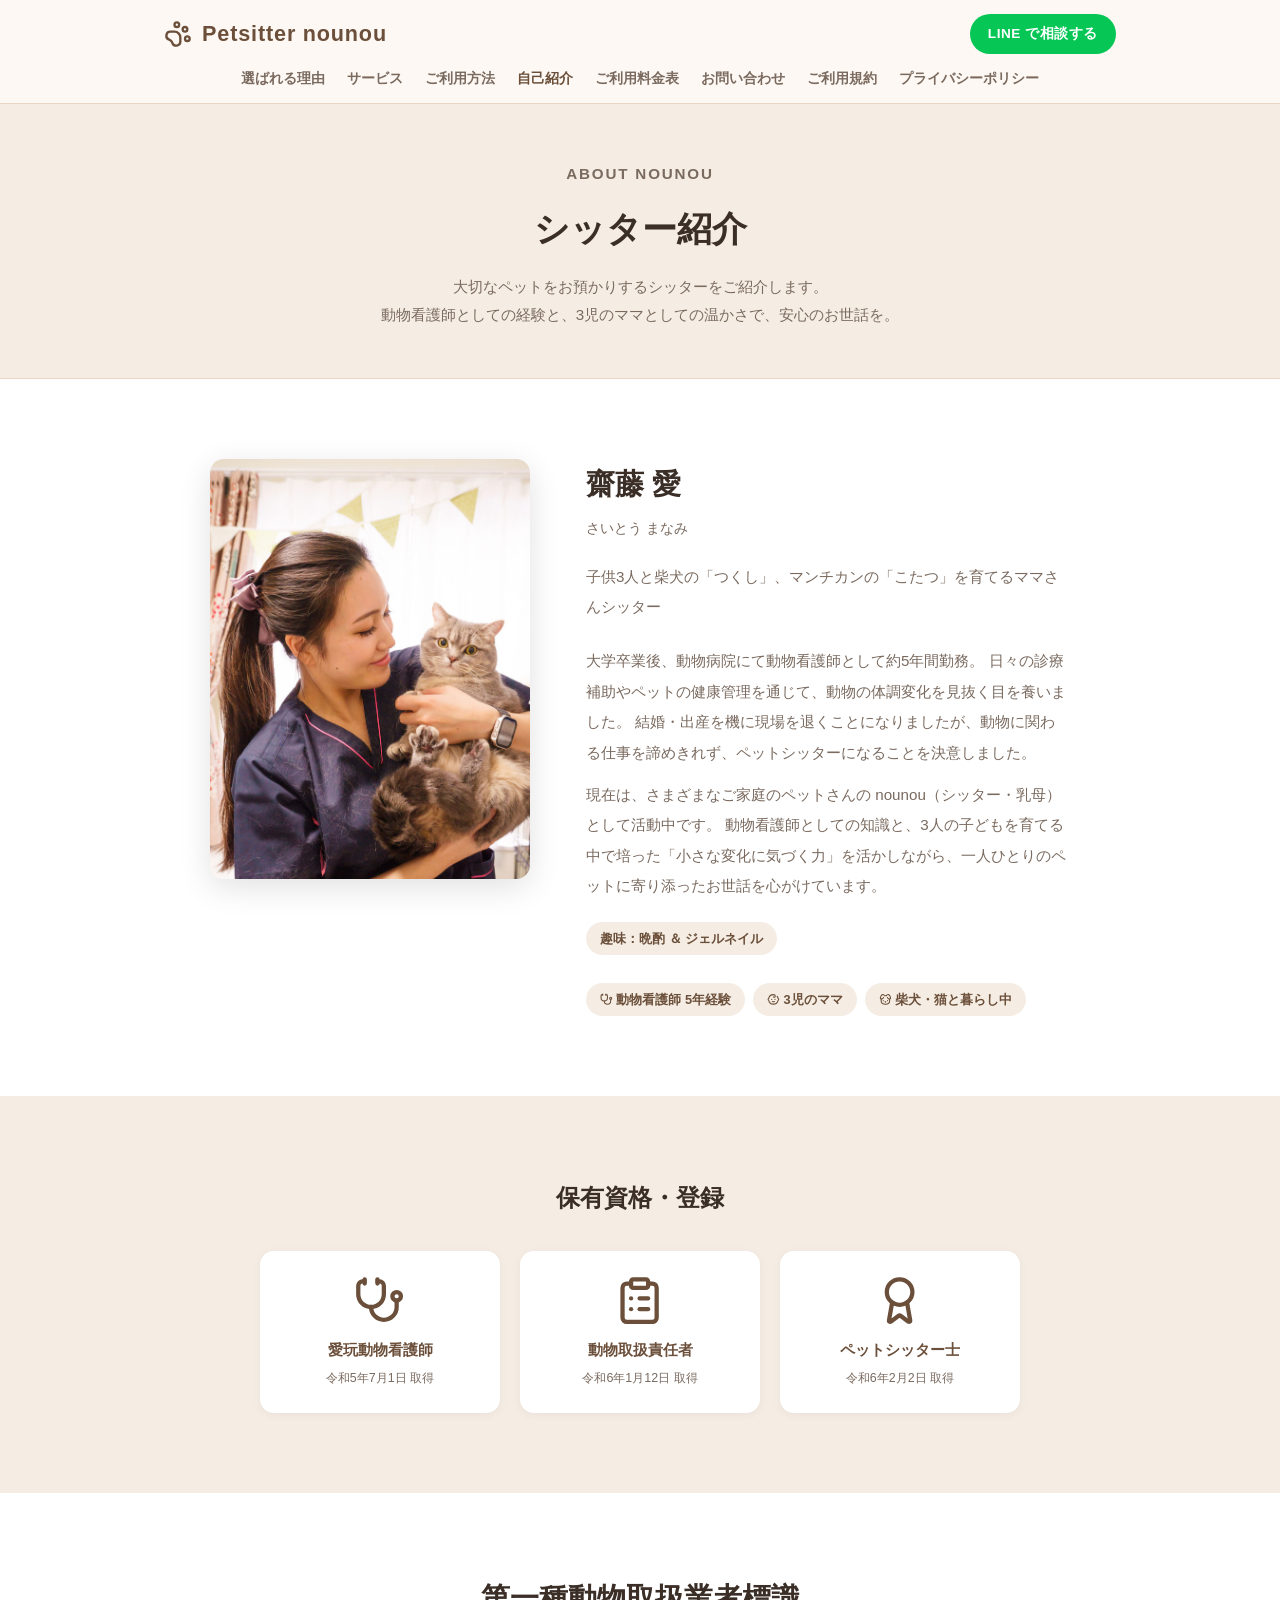
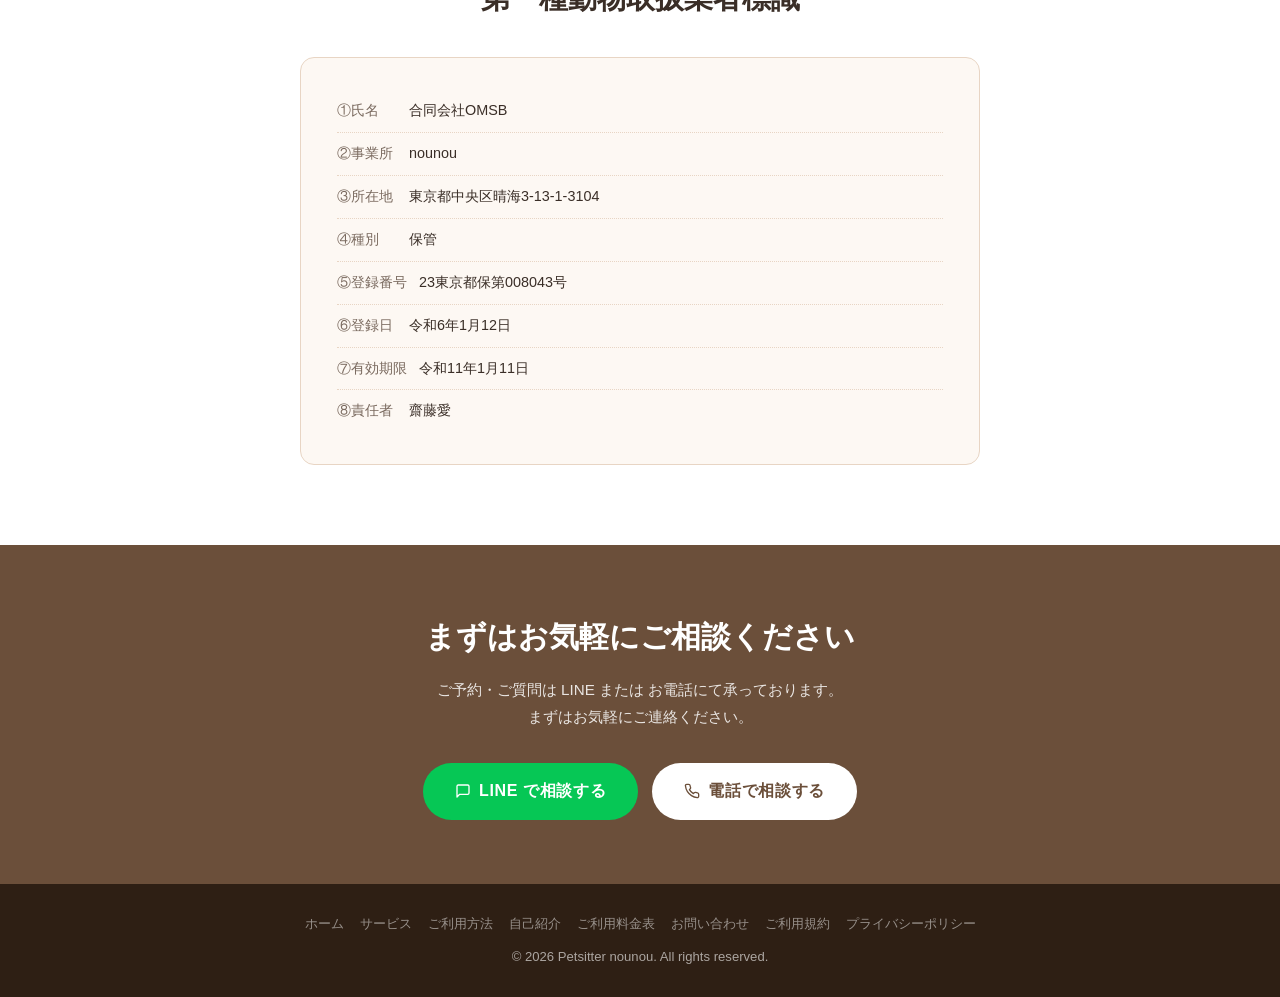
<file: about.html>
<!DOCTYPE html>
<html lang="ja">
<head>
  <meta charset="UTF-8">
  <meta name="viewport" content="width=device-width, initial-scale=1.0">
  <title>シッター紹介 | ペットシッター nounou -ヌヌ- 晴海・勝どき・月島・豊洲</title>
  <meta name="description" content="ペットシッターnounouのシッター齋藤愛のご紹介。動物看護師5年の現場経験、愛玩動物看護師・ペットシッター士の資格を持つ3児のママさんシッターが、晴海・勝どきエリアでお世話します。">
  <link rel="stylesheet" href="style.css">
  <link rel="canonical" href="https://petsitter-nounou.com/about.html">
  <link rel="icon" type="image/svg+xml" href="images/favicon.svg">
  <!-- OGP -->
  <meta property="og:type" content="website">
  <meta property="og:site_name" content="Petsitter nounou">
  <meta property="og:title" content="シッター紹介 | ペットシッター nounou -ヌヌ-">
  <meta property="og:description" content="ペットシッターnounouのシッター齋藤愛のご紹介。動物看護師5年の現場経験、愛玩動物看護師・ペットシッター士の資格を持つ3児のママさんシッターが、晴海・勝どきエリアでお世話します。">
  <meta property="og:url" content="https://petsitter-nounou.com/about.html">
  <meta property="og:image" content="https://petsitter-nounou.com/images/profile-manami.jpg">
  <meta name="twitter:card" content="summary_large_image">
  <style>
    /* ===== ページヒーロー ===== */
    .page-hero {
      background: var(--beige);
      padding: 56px 24px 48px;
      text-align: center;
      border-bottom: 1px solid var(--brown-pale);
    }
    .page-hero .section-label { margin-bottom: 8px; }
    .page-hero h1 {
      font-size: clamp(1.6rem, 4vw, 2.2rem);
      font-weight: 700;
      color: var(--text);
      margin-bottom: 12px;
    }
    .page-hero p {
      color: var(--text-muted);
      font-size: 0.95rem;
      max-width: 560px;
      margin: 0 auto;
      line-height: 1.9;
    }

    /* ===== プロフィール ===== */
    .profile-section { background: var(--white); }
    .profile-inner {
      display: grid;
      grid-template-columns: 320px 1fr;
      gap: 56px;
      align-items: start;
      max-width: 860px;
      margin: 0 auto;
    }
    .profile-photo {
      border-radius: var(--radius);
      overflow: hidden;
      box-shadow: 0 8px 32px rgba(0,0,0,0.12);
    }
    .profile-photo img {
      width: 100%;
      height: 420px;
      object-fit: cover;
      object-position: center top;
    }
    .profile-name {
      font-size: clamp(1.4rem, 3vw, 1.8rem);
      font-weight: 700;
      color: var(--text);
      margin-bottom: 6px;
    }
    .profile-ruby {
      font-size: 0.85rem;
      color: var(--text-muted);
      margin-bottom: 20px;
    }
    .profile-tagline {
      font-size: 0.95rem;
      color: var(--text-muted);
      line-height: 2;
      margin-bottom: 24px;
    }
    .profile-story {
      font-size: 0.95rem;
      color: var(--text-muted);
      line-height: 2;
      margin-bottom: 12px;
    }
    .profile-hobby {
      display: inline-block;
      background: var(--beige);
      color: var(--brown);
      font-size: 0.82rem;
      font-weight: 700;
      padding: 5px 14px;
      border-radius: 50px;
      margin-top: 8px;
      margin-bottom: 28px;
    }

    /* ===== 資格バッジ ===== */
    .qual-section { background: var(--beige); }
    .qual-title {
      font-size: clamp(1.2rem, 2.5vw, 1.5rem);
      font-weight: 700;
      color: var(--text);
      text-align: center;
      margin-bottom: 32px;
    }
    .qual-grid {
      display: grid;
      grid-template-columns: repeat(3, 1fr);
      gap: 20px;
      max-width: 760px;
      margin: 0 auto;
    }
    .qual-card {
      background: var(--white);
      border-radius: var(--radius);
      padding: 24px 20px;
      text-align: center;
      box-shadow: 0 2px 10px rgba(0,0,0,0.05);
    }
    .qual-card .qual-icon { font-size: 2rem; margin-bottom: 12px; }
    .qual-card h3 {
      font-size: 0.92rem;
      font-weight: 700;
      color: var(--brown);
      margin-bottom: 6px;
      line-height: 1.5;
    }
    .qual-card .qual-date {
      font-size: 0.78rem;
      color: var(--text-muted);
    }

    /* ===== 動物取扱業者標識 ===== */
    .license-section { background: var(--white); }
    .license-box {
      max-width: 680px;
      margin: 0 auto;
      background: var(--cream);
      border-radius: var(--radius);
      padding: 32px 36px;
      border: 1px solid var(--brown-pale);
    }
    .license-box h3 {
      font-size: 1rem;
      font-weight: 700;
      color: var(--brown);
      margin-bottom: 20px;
      padding-bottom: 12px;
      border-bottom: 1px solid var(--brown-pale);
    }
    .license-list { list-style: none; }
    .license-list li {
      font-size: 0.9rem;
      color: var(--text);
      padding: 8px 0;
      border-bottom: 1px dotted var(--brown-pale);
      display: flex;
      gap: 12px;
    }
    .license-list li:last-child { border-bottom: none; }
    .license-list li .lbl {
      color: var(--text-muted);
      flex-shrink: 0;
      min-width: 60px;
    }

    @media (max-width: 768px) {
      .profile-inner { grid-template-columns: 1fr; gap: 28px; }
      .profile-photo img { height: 300px; object-position: center 15%; }
      .qual-grid { grid-template-columns: 1fr; }
      .license-box { padding: 24px 20px; }
    }
  </style>
</head>
<body>

<!-- ===== ナビ ===== -->
<header>
  <div class="nav-inner">
    <a href="index.html" class="nav-brand"><span class="brand-icon" aria-hidden="true"><svg xmlns="http://www.w3.org/2000/svg" width="18" height="18" viewBox="0 0 24 24" fill="none" stroke="currentColor" stroke-width="2" stroke-linecap="round" stroke-linejoin="round"><circle cx="11" cy="4" r="2"/><circle cx="18" cy="8" r="2"/><circle cx="20" cy="16" r="2"/><path d="M9 10a5 5 0 0 1 5 5v3.5a3.5 3.5 0 0 1-6.84 1.045Q6.52 17.48 4.46 16.84A3.5 3.5 0 0 1 5.5 10Z"/></svg></span><span class="brand-text"><span>Petsitter</span><span>nounou</span></span></a>
    <nav>
      <ul class="nav-links" id="navLinks">
        <li><a href="index.html#features">選ばれる理由</a></li>
        <li><a href="index.html#services">サービス</a></li>
        <li><a href="how-to.html">ご利用方法</a></li>
        <li><a href="about.html" style="color:var(--brown);">自己紹介</a></li>
        <li><a href="pricing.html">ご利用料金表</a></li>
        <li><a href="index.html#contact">お問い合わせ</a></li>
        <li><a href="terms.html">ご利用規約</a></li>
        <li><a href="privacy.html">プライバシーポリシー</a></li>
      </ul>
    </nav>
    <div class="nav-cta">
      <a href="https://lin.ee/JWLn2HG" target="_blank" rel="noopener noreferrer" class="btn btn-line">LINE で相談する</a>
    </div>
    <button class="nav-toggle" id="navToggle" aria-label="メニューを開く" aria-expanded="false" aria-controls="navLinks">
      <span></span><span></span><span></span>
    </button>
  </div>
</header>

<!-- ===== ページヒーロー ===== -->
<div class="page-hero">
  <p class="section-label">About nounou</p>
  <h1>シッター紹介</h1>
  <p>大切なペットをお預かりするシッターをご紹介します。<br>動物看護師としての経験と、3児のママとしての温かさで、安心のお世話を。</p>
</div>

<!-- ===== プロフィール ===== -->
<section class="profile-section">
  <div class="container">
    <div class="profile-inner">
      <div class="profile-photo">
        <img src="images/profile-manami.jpg" alt="ペットシッター nounou シッター 齋藤愛">
      </div>
      <div>
        <h2 class="profile-name">齋藤 愛</h2>
        <p class="profile-ruby">さいとう まなみ</p>
        <p class="profile-tagline">
          子供3人と柴犬の「つくし」、マンチカンの「こたつ」を育てるママさんシッター
        </p>
        <p class="profile-story">
          大学卒業後、動物病院にて動物看護師として約5年間勤務。
          日々の診療補助やペットの健康管理を通じて、動物の体調変化を見抜く目を養いました。
          結婚・出産を機に現場を退くことになりましたが、動物に関わる仕事を諦めきれず、ペットシッターになることを決意しました。
        </p>
        <p class="profile-story">
          現在は、さまざまなご家庭のペットさんの nounou（シッター・乳母）として活動中です。
          動物看護師としての知識と、3人の子どもを育てる中で培った「小さな変化に気づく力」を活かしながら、一人ひとりのペットに寄り添ったお世話を心がけています。
        </p>
        <span class="profile-hobby">趣味：晩酌 ＆ ジェルネイル</span>
        <div class="about-tags">
          <span class="tag"><svg xmlns="http://www.w3.org/2000/svg" width="1em" height="1em" viewBox="0 0 24 24" fill="none" stroke="currentColor" stroke-width="2" stroke-linecap="round" stroke-linejoin="round" aria-hidden="true" style="vertical-align:-0.15em;display:inline-block"><path d="M11 2v2"/><path d="M5 2v2"/><path d="M5 3H4a2 2 0 0 0-2 2v4a6 6 0 0 0 12 0V5a2 2 0 0 0-2-2h-1"/><path d="M8 15a6 6 0 0 0 12 0v-3"/><circle cx="20" cy="10" r="2"/></svg> 動物看護師 5年経験</span>
          <span class="tag"><svg xmlns="http://www.w3.org/2000/svg" width="1em" height="1em" viewBox="0 0 24 24" fill="none" stroke="currentColor" stroke-width="2" stroke-linecap="round" stroke-linejoin="round" aria-hidden="true" style="vertical-align:-0.15em;display:inline-block"><path d="M9 12h.01"/><path d="M15 12h.01"/><path d="M10 16c.5.3 1.2.5 2 .5s1.5-.2 2-.5"/><path d="M19 6.3a9 9 0 0 1 1.8 3.9 2 2 0 0 1 0 3.6 9 9 0 0 1-17.6 0 2 2 0 0 1 0-3.6A9 9 0 0 1 12 3c2 0 3.5 1.1 3.5 2.5s-.9 2.5-2 2.5c-.8 0-1.5-.4-1.5-1"/></svg> 3児のママ</span>
          <span class="tag"><svg xmlns="http://www.w3.org/2000/svg" width="1em" height="1em" viewBox="0 0 24 24" fill="none" stroke="currentColor" stroke-width="2" stroke-linecap="round" stroke-linejoin="round" aria-hidden="true" style="vertical-align:-0.15em;display:inline-block"><path d="M11.25 16.25h1.5L12 17z"/><path d="M16 14v.5"/><path d="M4.42 11.247A13.152 13.152 0 0 0 4 14.556C4 18.728 7.582 21 12 21s8-2.272 8-6.444a11.702 11.702 0 0 0-.493-3.309"/><path d="M8 14v.5"/><path d="M8.5 8.5c-.384 1.05-1.083 2.028-2.344 2.5-1.931.722-3.576-.297-3.656-1-.113-.994 1.177-6.53 4-7 1.923-.321 3.651.845 3.651 2.235A7.497 7.497 0 0 1 14 5.277c0-1.39 1.844-2.598 3.767-2.277 2.823.47 4.113 6.006 4 7-.08.703-1.725 1.722-3.656 1-1.261-.472-1.855-1.45-2.239-2.5"/></svg> 柴犬・猫と暮らし中</span>
        </div>
      </div>
    </div>
  </div>
</section>

<!-- ===== 資格 ===== -->
<section class="qual-section">
  <div class="container">
    <h2 class="qual-title">保有資格・登録</h2>
    <div class="qual-grid">
      <div class="qual-card">
        <div class="qual-icon"><svg xmlns="http://www.w3.org/2000/svg" width="1.6em" height="1.6em" viewBox="0 0 24 24" fill="none" stroke="currentColor" stroke-width="2" stroke-linecap="round" stroke-linejoin="round" aria-hidden="true" style="vertical-align:-0.15em;display:inline-block"><path d="M11 2v2"/><path d="M5 2v2"/><path d="M5 3H4a2 2 0 0 0-2 2v4a6 6 0 0 0 12 0V5a2 2 0 0 0-2-2h-1"/><path d="M8 15a6 6 0 0 0 12 0v-3"/><circle cx="20" cy="10" r="2"/></svg></div>
        <h3>愛玩動物看護師</h3>
        <p class="qual-date">令和5年7月1日 取得</p>
      </div>
      <div class="qual-card">
        <div class="qual-icon"><svg xmlns="http://www.w3.org/2000/svg" width="1.6em" height="1.6em" viewBox="0 0 24 24" fill="none" stroke="currentColor" stroke-width="2" stroke-linecap="round" stroke-linejoin="round" aria-hidden="true" style="vertical-align:-0.15em;display:inline-block"><rect width="8" height="4" x="8" y="2" rx="1" ry="1"/><path d="M16 4h2a2 2 0 0 1 2 2v14a2 2 0 0 1-2 2H6a2 2 0 0 1-2-2V6a2 2 0 0 1 2-2h2"/><path d="M12 11h4"/><path d="M12 16h4"/><path d="M8 11h.01"/><path d="M8 16h.01"/></svg></div>
        <h3>動物取扱責任者</h3>
        <p class="qual-date">令和6年1月12日 取得</p>
      </div>
      <div class="qual-card">
        <div class="qual-icon"><svg xmlns="http://www.w3.org/2000/svg" width="1.6em" height="1.6em" viewBox="0 0 24 24" fill="none" stroke="currentColor" stroke-width="2" stroke-linecap="round" stroke-linejoin="round" aria-hidden="true" style="vertical-align:-0.15em;display:inline-block"><path d="m15.477 12.89 1.515 8.526a.5.5 0 0 1-.81.47l-3.58-2.687a1 1 0 0 0-1.197 0l-3.586 2.686a.5.5 0 0 1-.81-.469l1.514-8.526"/><circle cx="12" cy="8" r="6"/></svg></div>
        <h3>ペットシッター士</h3>
        <p class="qual-date">令和6年2月2日 取得</p>
      </div>
    </div>
  </div>
</section>

<!-- ===== 動物取扱業者標識 ===== -->
<section class="license-section">
  <div class="container">
    <h2 class="section-title" style="margin-bottom:32px;">第一種動物取扱業者標識</h2>
    <div class="license-box">
      <ul class="license-list">
        <li><span class="lbl">①氏名</span>合同会社OMSB</li>
        <li><span class="lbl">②事業所</span>nounou</li>
        <li><span class="lbl">③所在地</span>東京都中央区晴海3-13-1-3104</li>
        <li><span class="lbl">④種別</span>保管</li>
        <li><span class="lbl">⑤登録番号</span>23東京都保第008043号</li>
        <li><span class="lbl">⑥登録日</span>令和6年1月12日</li>
        <li><span class="lbl">⑦有効期限</span>令和11年1月11日</li>
        <li><span class="lbl">⑧責任者</span>齋藤愛</li>
      </ul>
    </div>
  </div>
</section>

<!-- ===== CTAバナー ===== -->
<section class="cta-banner">
  <div class="container">
    <h2>まずはお気軽にご相談ください</h2>
    <p>ご予約・ご質問は LINE または お電話にて承っております。<br>まずはお気軽にご連絡ください。</p>
    <div class="cta-btns">
      <a href="https://lin.ee/JWLn2HG" target="_blank" rel="noopener noreferrer" class="btn btn-line"><svg xmlns="http://www.w3.org/2000/svg" width="1em" height="1em" viewBox="0 0 24 24" fill="none" stroke="currentColor" stroke-width="2" stroke-linecap="round" stroke-linejoin="round" aria-hidden="true" style="vertical-align:-0.15em;display:inline-block"><path d="M21 15a2 2 0 0 1-2 2H7l-4 4V5a2 2 0 0 1 2-2h14a2 2 0 0 1 2 2z"/></svg> LINE で相談する</a>
      <a href="tel:08062432219" class="btn btn-white"><svg xmlns="http://www.w3.org/2000/svg" width="1em" height="1em" viewBox="0 0 24 24" fill="none" stroke="currentColor" stroke-width="2" stroke-linecap="round" stroke-linejoin="round" aria-hidden="true" style="vertical-align:-0.15em;display:inline-block"><path d="M22 16.92v3a2 2 0 0 1-2.18 2 19.79 19.79 0 0 1-8.63-3.07 19.5 19.5 0 0 1-6-6 19.79 19.79 0 0 1-3.07-8.67A2 2 0 0 1 4.11 2h3a2 2 0 0 1 2 1.72 12.84 12.84 0 0 0 .7 2.81 2 2 0 0 1-.45 2.11L8.09 9.91a16 16 0 0 0 6 6l1.27-1.27a2 2 0 0 1 2.11-.45 12.84 12.84 0 0 0 2.81.7A2 2 0 0 1 22 16.92z"/></svg> 電話で相談する</a>
    </div>
  </div>
</section>

<!-- ===== モバイル固定CTA ===== -->
<div class="mobile-cta-bar">
  <a href="https://lin.ee/JWLn2HG" target="_blank" rel="noopener noreferrer" class="mcta-line">LINE で相談</a>
  <a href="tel:08062432219" class="mcta-tel">電話で相談</a>
</div>

<!-- ===== フッター ===== -->
<footer>
  <div class="footer-links">
    <a href="index.html">ホーム</a>
    <a href="index.html#services">サービス</a>
    <a href="how-to.html">ご利用方法</a>
    <a href="about.html">自己紹介</a>
    <a href="pricing.html">ご利用料金表</a>
    <a href="index.html#contact">お問い合わせ</a>
    <a href="terms.html">ご利用規約</a>
    <a href="privacy.html">プライバシーポリシー</a>
  </div>
  <p>© 2026 Petsitter nounou. All rights reserved.</p>
</footer>

<script>
  const toggle = document.getElementById('navToggle');
  const links  = document.getElementById('navLinks');
  toggle.addEventListener('click', () => {
    const isOpen = links.classList.toggle('open');
    toggle.setAttribute('aria-expanded', isOpen);
    toggle.setAttribute('aria-label', isOpen ? 'メニューを閉じる' : 'メニューを開く');
  });
  links.querySelectorAll('a').forEach(a => a.addEventListener('click', () => {
    links.classList.remove('open');
    toggle.setAttribute('aria-expanded', 'false');
    toggle.setAttribute('aria-label', 'メニューを開く');
  }));
</script>

</body>
</html>
</file>
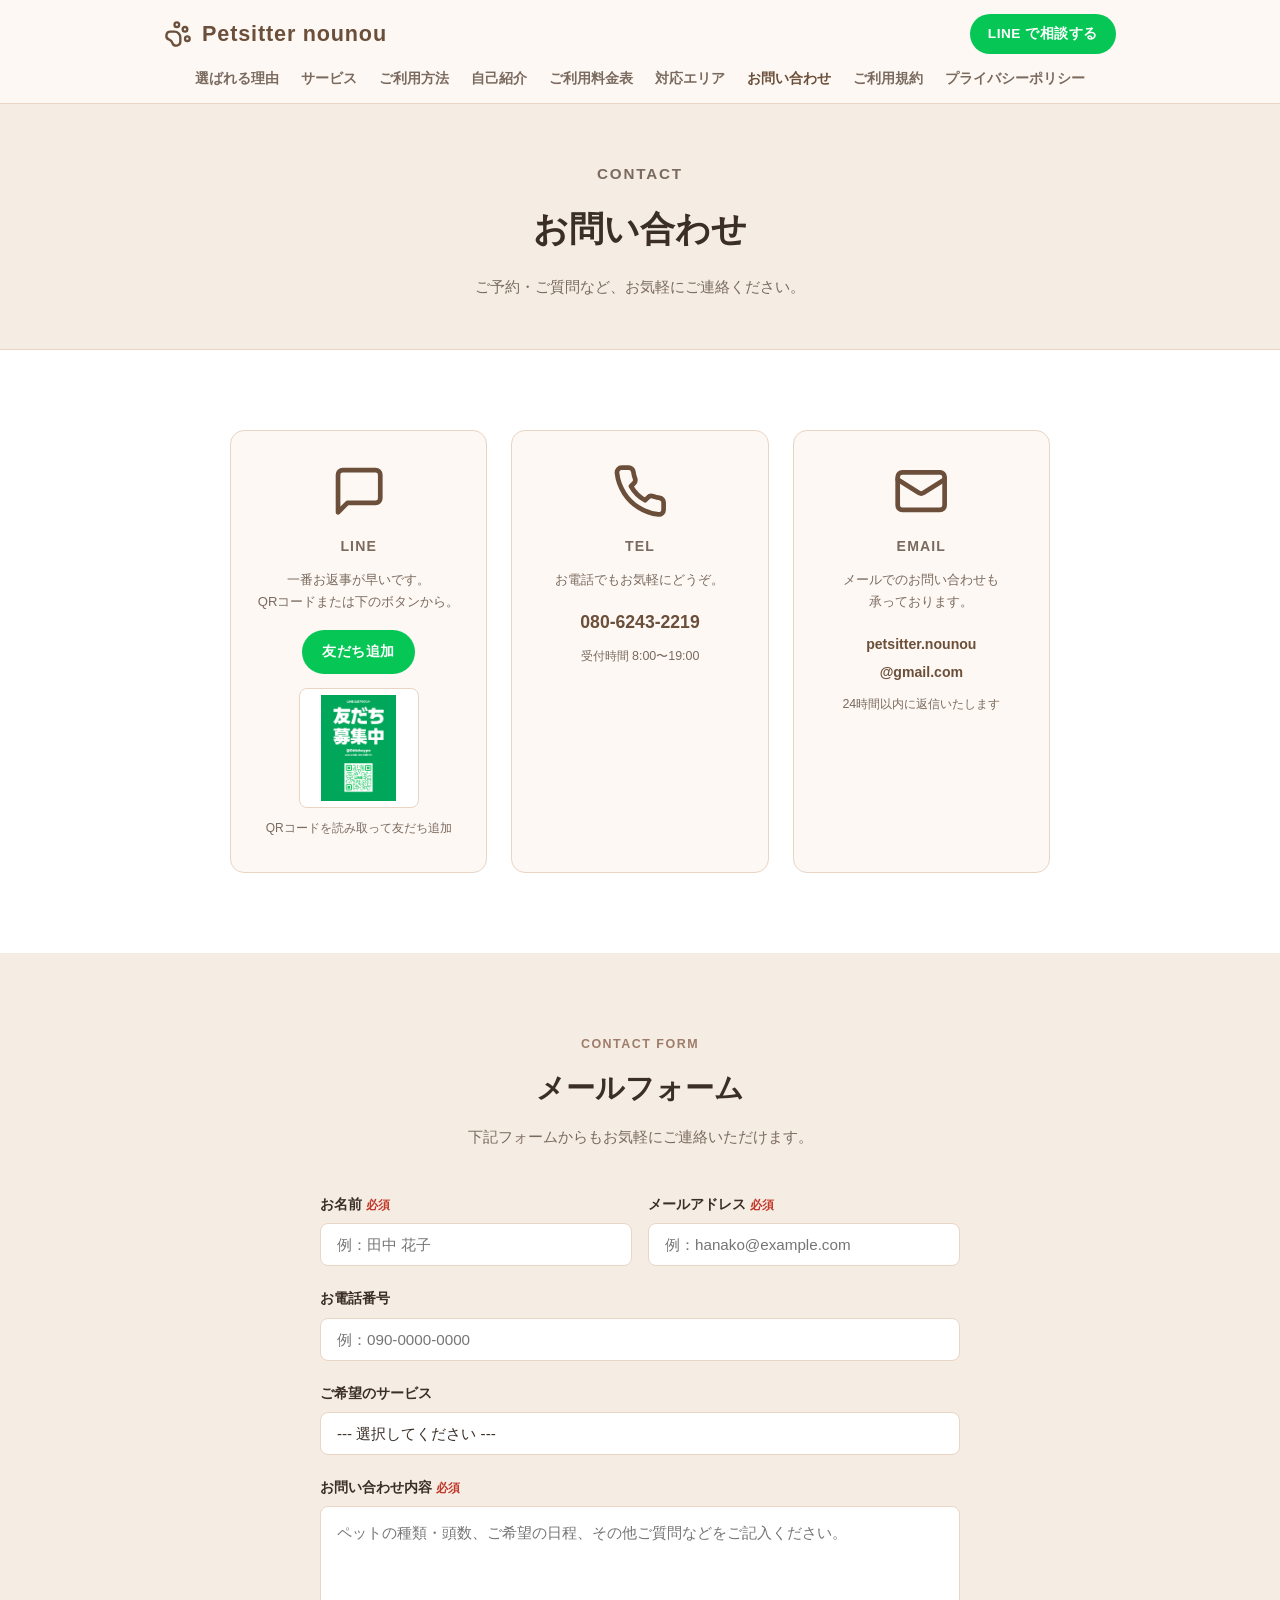
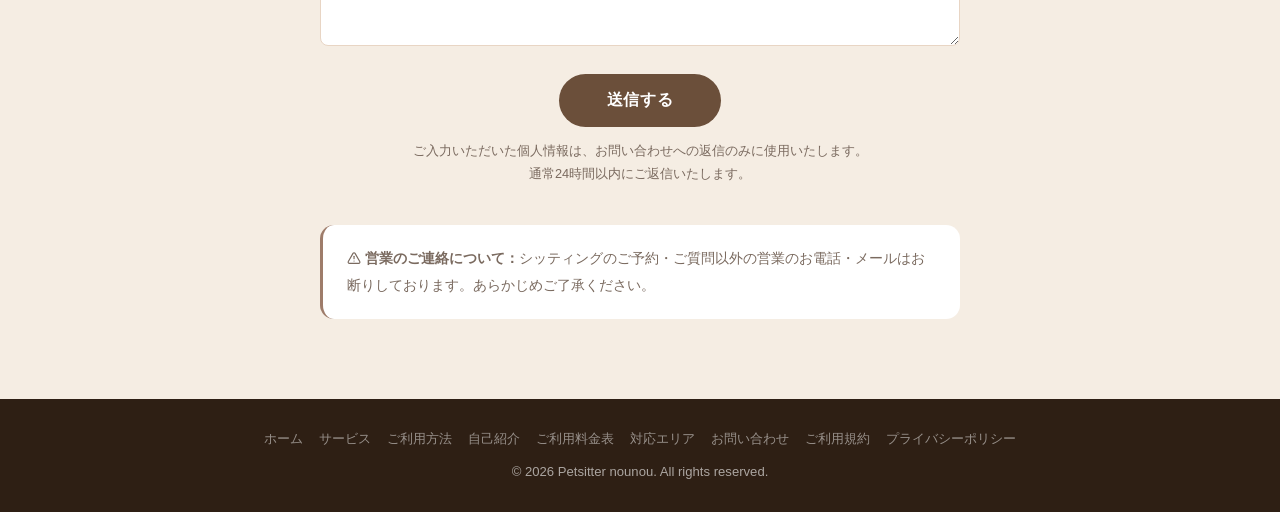
<file: contact.html>
<!DOCTYPE html>
<html lang="ja">
<head>
  <meta charset="UTF-8">
  <meta name="viewport" content="width=device-width, initial-scale=1.0">
  <title>お問い合わせ | ペットシッター nounou -ヌヌ- 晴海・勝どき・月島・豊洲</title>
  <meta name="description" content="ペットシッターnounouへのご予約・ご相談はLINE・お電話・メールで。LINEが一番早くお返事できます。晴海・勝どき・月島・豊洲エリアの訪問ペットシッター。">
  <link rel="stylesheet" href="style.css">
  <link rel="canonical" href="https://petsitter-nounou.com/contact.html">
  <link rel="icon" type="image/svg+xml" href="images/favicon.svg">
  <!-- OGP -->
  <meta property="og:type" content="website">
  <meta property="og:site_name" content="Petsitter nounou">
  <meta property="og:title" content="お問い合わせ | ペットシッター nounou -ヌヌ-">
  <meta property="og:description" content="ペットシッターnounouへのご予約・ご相談はLINE・お電話・メールで。LINEが一番早くお返事できます。晴海・勝どき・月島・豊洲エリアの訪問ペットシッター。">
  <meta property="og:url" content="https://petsitter-nounou.com/contact.html">
  <meta property="og:image" content="https://petsitter-nounou.com/images/hero-bg.jpg">
  <meta name="twitter:card" content="summary_large_image">
  <style>
    /* ===== ページヒーロー ===== */
    .page-hero {
      background: var(--beige);
      padding: 56px 24px 48px;
      text-align: center;
      border-bottom: 1px solid var(--brown-pale);
    }
    .page-hero .section-label { margin-bottom: 8px; }
    .page-hero h1 {
      font-size: clamp(1.6rem, 4vw, 2.2rem);
      font-weight: 700;
      color: var(--text);
      margin-bottom: 12px;
    }
    .page-hero p {
      color: var(--text-muted);
      font-size: 0.95rem;
      max-width: 560px;
      margin: 0 auto;
      line-height: 1.9;
    }

    /* ===== メイン連絡先 ===== */
    .contact-methods { background: var(--white); }
    .methods-grid {
      display: grid;
      grid-template-columns: repeat(3, 1fr);
      gap: 24px;
      max-width: 820px;
      margin: 0 auto 0;
    }
    .method-card {
      background: var(--cream);
      border-radius: var(--radius);
      padding: 32px 24px;
      text-align: center;
      border: 1px solid var(--brown-pale);
    }
    .method-card .m-icon { font-size: 2.2rem; margin-bottom: 14px; }
    .method-card h3 {
      font-size: 0.88rem;
      font-weight: 700;
      color: var(--text-muted);
      margin-bottom: 10px;
      letter-spacing: 0.08em;
      text-transform: uppercase;
    }
    .method-card .m-label {
      font-size: 0.82rem;
      color: var(--text-muted);
      margin-bottom: 16px;
      line-height: 1.7;
    }
    .method-card a.m-link {
      font-size: 1.1rem;
      font-weight: 700;
      color: var(--brown);
    }
    .method-card .hours {
      font-size: 0.78rem;
      color: var(--text-muted);
      margin-top: 6px;
    }

    /* LINE QR */
    .line-qr {
      margin-top: 14px;
      display: flex;
      flex-direction: column;
      align-items: center;
      gap: 10px;
    }
    .line-qr img {
      width: 120px;
      height: 120px;
      object-fit: contain;
      border: 1px solid var(--brown-pale);
      border-radius: 8px;
      padding: 6px;
      background: #fff;
    }
    .line-qr .qr-note {
      font-size: 0.75rem;
      color: var(--text-muted);
    }

    /* ===== フォームセクション ===== */
    .form-section { background: var(--beige); }
    .form-inner {
      max-width: 640px;
      margin: 0 auto;
    }
    .form-inner .section-title { margin-bottom: 8px; }
    .form-inner .section-lead { margin-bottom: 40px; }

    .contact-form { display: flex; flex-direction: column; gap: 20px; }

    .form-group { display: flex; flex-direction: column; gap: 6px; }
    .form-group label {
      font-size: 0.88rem;
      font-weight: 700;
      color: var(--text);
    }
    .form-group label .req {
      color: #c0392b;
      margin-left: 4px;
      font-size: 0.78rem;
    }
    .form-group input,
    .form-group select,
    .form-group textarea {
      width: 100%;
      padding: 12px 16px;
      border: 1px solid var(--brown-pale);
      border-radius: 8px;
      font-size: 0.95rem;
      font-family: inherit;
      color: var(--text);
      background: var(--white);
      transition: border-color 0.2s, box-shadow 0.2s;
      outline: none;
      -webkit-appearance: none;
    }
    .form-group input:focus,
    .form-group select:focus,
    .form-group textarea:focus {
      border-color: var(--brown-light);
      box-shadow: 0 0 0 3px rgba(158,124,106,0.15);
    }
    .form-group textarea {
      resize: vertical;
      min-height: 140px;
      line-height: 1.8;
    }

    .form-row {
      display: grid;
      grid-template-columns: 1fr 1fr;
      gap: 16px;
    }

    .form-submit {
      text-align: center;
      padding-top: 8px;
    }
    .form-submit .btn {
      padding: 16px 48px;
      font-size: 1rem;
      background: var(--brown);
      color: #fff;
      border: none;
      cursor: pointer;
    }
    .form-submit .btn:hover {
      background: var(--brown-light);
    }
    .form-note {
      font-size: 0.8rem;
      color: var(--text-muted);
      margin-top: 12px;
      line-height: 1.8;
    }

    /* ===== 注意書き ===== */
    .contact-notice {
      background: var(--white);
      border-radius: var(--radius);
      padding: 20px 24px;
      border-left: 3px solid var(--brown-light);
      margin-top: 40px;
      font-size: 0.88rem;
      color: var(--text-muted);
      line-height: 1.9;
    }

    @media (max-width: 768px) {
      .methods-grid { grid-template-columns: 1fr; }
      .form-row { grid-template-columns: 1fr; }
    }
  </style>
</head>
<body>

<!-- ===== ナビ ===== -->
<header>
  <div class="nav-inner">
    <a href="index.html" class="nav-brand"><span class="brand-icon" aria-hidden="true"><svg xmlns="http://www.w3.org/2000/svg" width="18" height="18" viewBox="0 0 24 24" fill="none" stroke="currentColor" stroke-width="2" stroke-linecap="round" stroke-linejoin="round"><circle cx="11" cy="4" r="2"/><circle cx="18" cy="8" r="2"/><circle cx="20" cy="16" r="2"/><path d="M9 10a5 5 0 0 1 5 5v3.5a3.5 3.5 0 0 1-6.84 1.045Q6.52 17.48 4.46 16.84A3.5 3.5 0 0 1 5.5 10Z"/></svg></span><span class="brand-text"><span>Petsitter</span><span>nounou</span></span></a>
    <nav>
      <ul class="nav-links" id="navLinks">
        <li><a href="index.html#features">選ばれる理由</a></li>
        <li><a href="index.html#services">サービス</a></li>
        <li><a href="how-to.html">ご利用方法</a></li>
        <li><a href="about.html">自己紹介</a></li>
        <li><a href="pricing.html">ご利用料金表</a></li>
        <li><a href="index.html#area">対応エリア</a></li>
        <li><a href="contact.html" style="color:var(--brown);">お問い合わせ</a></li>
        <li><a href="terms.html">ご利用規約</a></li>
        <li><a href="privacy.html">プライバシーポリシー</a></li>
      </ul>
    </nav>
    <div class="nav-cta">
      <a href="https://lin.ee/JWLn2HG" target="_blank" rel="noopener noreferrer" class="btn btn-line">LINE で相談する</a>
    </div>
    <button class="nav-toggle" id="navToggle" aria-label="メニューを開く" aria-expanded="false" aria-controls="navLinks">
      <span></span><span></span><span></span>
    </button>
  </div>
</header>

<!-- ===== ページヒーロー ===== -->
<div class="page-hero">
  <p class="section-label">Contact</p>
  <h1>お問い合わせ</h1>
  <p>ご予約・ご質問など、お気軽にご連絡ください。</p>
</div>

<!-- ===== 連絡先 ===== -->
<section class="contact-methods">
  <div class="container">
    <div class="methods-grid">

      <div class="method-card">
        <div class="m-icon"><svg xmlns="http://www.w3.org/2000/svg" width="1.6em" height="1.6em" viewBox="0 0 24 24" fill="none" stroke="currentColor" stroke-width="2" stroke-linecap="round" stroke-linejoin="round" aria-hidden="true" style="vertical-align:-0.15em;display:inline-block"><path d="M21 15a2 2 0 0 1-2 2H7l-4 4V5a2 2 0 0 1 2-2h14a2 2 0 0 1 2 2z"/></svg></div>
        <h3>LINE</h3>
        <p class="m-label">一番お返事が早いです。<br>QRコードまたは下のボタンから。</p>
        <a href="https://lin.ee/JWLn2HG" target="_blank" rel="noopener noreferrer" class="btn btn-line" style="font-size:0.85rem; padding:10px 20px;">友だち追加</a>
        <div class="line-qr">
          <img src="images/line-qr.jpg" alt="LINE QRコード">
          <span class="qr-note">QRコードを読み取って友だち追加</span>
        </div>
      </div>

      <div class="method-card">
        <div class="m-icon"><svg xmlns="http://www.w3.org/2000/svg" width="1.6em" height="1.6em" viewBox="0 0 24 24" fill="none" stroke="currentColor" stroke-width="2" stroke-linecap="round" stroke-linejoin="round" aria-hidden="true" style="vertical-align:-0.15em;display:inline-block"><path d="M22 16.92v3a2 2 0 0 1-2.18 2 19.79 19.79 0 0 1-8.63-3.07 19.5 19.5 0 0 1-6-6 19.79 19.79 0 0 1-3.07-8.67A2 2 0 0 1 4.11 2h3a2 2 0 0 1 2 1.72 12.84 12.84 0 0 0 .7 2.81 2 2 0 0 1-.45 2.11L8.09 9.91a16 16 0 0 0 6 6l1.27-1.27a2 2 0 0 1 2.11-.45 12.84 12.84 0 0 0 2.81.7A2 2 0 0 1 22 16.92z"/></svg></div>
        <h3>TEL</h3>
        <p class="m-label">お電話でもお気軽にどうぞ。</p>
        <a href="tel:08062432219" class="m-link">080-6243-2219</a>
        <p class="hours">受付時間 8:00〜19:00</p>
      </div>

      <div class="method-card">
        <div class="m-icon"><svg xmlns="http://www.w3.org/2000/svg" width="1.6em" height="1.6em" viewBox="0 0 24 24" fill="none" stroke="currentColor" stroke-width="2" stroke-linecap="round" stroke-linejoin="round" aria-hidden="true" style="vertical-align:-0.15em;display:inline-block"><rect width="20" height="16" x="2" y="4" rx="2"/><path d="m22 7-8.97 5.7a1.94 1.94 0 0 1-2.06 0L2 7"/></svg></div>
        <h3>EMAIL</h3>
        <p class="m-label">メールでのお問い合わせも<br>承っております。</p>
        <a href="mailto:petsitter.nounou@gmail.com" class="m-link" style="font-size:0.88rem; word-break:break-all;">petsitter.nounou<br>@gmail.com</a>
        <p class="hours">24時間以内に返信いたします</p>
      </div>

    </div>
  </div>
</section>

<!-- ===== フォーム ===== -->
<section class="form-section">
  <div class="container">
    <div class="form-inner">
      <p class="section-label">Contact Form</p>
      <h2 class="section-title">メールフォーム</h2>
      <p class="section-lead">下記フォームからもお気軽にご連絡いただけます。</p>

      <!--
        Formspree を使ったネイティブフォームです。
        手順：
        1. https://formspree.io に無料登録（petsitter.nounou@gmail.com で）
        2. 新しいフォームを作成 → エンドポイントIDを取得（例: xabcdefg）
        3. 下の action="https://formspree.io/f/YOUR_FORM_ID" の YOUR_FORM_ID を置き換える
      -->
      <form
        class="contact-form"
        action="https://formspree.io/f/mreykgjq"
        method="POST"
      >
        <div class="form-row">
          <div class="form-group">
            <label for="name">お名前<span class="req">必須</span></label>
            <input type="text" id="name" name="name" placeholder="例：田中 花子" required>
          </div>
          <div class="form-group">
            <label for="email">メールアドレス<span class="req">必須</span></label>
            <input type="email" id="email" name="email" placeholder="例：hanako@example.com" required>
          </div>
        </div>

        <div class="form-group">
          <label for="tel">お電話番号</label>
          <input type="tel" id="tel" name="tel" placeholder="例：090-0000-0000">
        </div>

        <div class="form-group">
          <label for="service">ご希望のサービス</label>
          <select id="service" name="service">
            <option value="">--- 選択してください ---</option>
            <option value="お世話代行">お世話代行</option>
            <option value="お散歩代行">お散歩代行</option>
            <option value="小動物・爬虫類">小動物・爬虫類のお世話</option>
            <option value="未定・相談したい">未定・まず相談したい</option>
          </select>
        </div>

        <div class="form-group">
          <label for="message">お問い合わせ内容<span class="req">必須</span></label>
          <textarea id="message" name="message" placeholder="ペットの種類・頭数、ご希望の日程、その他ご質問などをご記入ください。" required></textarea>
        </div>

        <!-- Formspree: 送信後の遷移先（任意） -->
        <input type="hidden" name="_next" value="https://petsitter-nounou.com/contact.html?sent=true">
        <!-- スパム対策 -->
        <input type="text" name="_gotcha" style="display:none">

        <div class="form-submit">
          <button type="submit" class="btn">送信する</button>
          <p class="form-note">
            ご入力いただいた個人情報は、お問い合わせへの返信のみに使用いたします。<br>
            通常24時間以内にご返信いたします。
          </p>
        </div>
      </form>

      <div class="contact-notice">
        <svg xmlns="http://www.w3.org/2000/svg" width="1em" height="1em" viewBox="0 0 24 24" fill="none" stroke="currentColor" stroke-width="2" stroke-linecap="round" stroke-linejoin="round" aria-hidden="true" style="vertical-align:-0.15em;display:inline-block"><path d="m21.73 18-8-14a2 2 0 0 0-3.48 0l-8 14A2 2 0 0 0 4 21h16a2 2 0 0 0 1.73-3Z"/><path d="M12 9v4"/><path d="M12 17h.01"/></svg> <strong>営業のご連絡について：</strong>シッティングのご予約・ご質問以外の営業のお電話・メールはお断りしております。あらかじめご了承ください。
      </div>
    </div>
  </div>
</section>

<!-- ===== モバイル固定CTA ===== -->
<div class="mobile-cta-bar">
  <a href="https://lin.ee/JWLn2HG" target="_blank" rel="noopener noreferrer" class="mcta-line">LINE で相談</a>
  <a href="tel:08062432219" class="mcta-tel">電話で相談</a>
</div>

<!-- ===== フッター ===== -->
<footer>
  <div class="footer-links">
    <a href="index.html">ホーム</a>
    <a href="index.html#services">サービス</a>
    <a href="how-to.html">ご利用方法</a>
    <a href="about.html">自己紹介</a>
    <a href="pricing.html">ご利用料金表</a>
    <a href="index.html#area">対応エリア</a>
    <a href="contact.html">お問い合わせ</a>
    <a href="terms.html">ご利用規約</a>
    <a href="privacy.html">プライバシーポリシー</a>
  </div>
  <p>© 2026 Petsitter nounou. All rights reserved.</p>
</footer>

<script>
  const toggle = document.getElementById('navToggle');
  const links  = document.getElementById('navLinks');
  toggle.addEventListener('click', () => {
    const isOpen = links.classList.toggle('open');
    toggle.setAttribute('aria-expanded', isOpen);
    toggle.setAttribute('aria-label', isOpen ? 'メニューを閉じる' : 'メニューを開く');
  });
  links.querySelectorAll('a').forEach(a => a.addEventListener('click', () => {
    links.classList.remove('open');
    toggle.setAttribute('aria-expanded', 'false');
    toggle.setAttribute('aria-label', 'メニューを開く');
  }));

  // 送信完了メッセージ
  const params = new URLSearchParams(window.location.search);
  if (params.get('sent') === 'true') {
    const form = document.querySelector('.contact-form');
    if (form) {
      form.innerHTML = '<div style="text-align:center; padding:48px 24px; background:var(--cream); border-radius:var(--radius);"><div style="font-size:2rem; margin-bottom:16px; color:var(--green);"><svg xmlns="http://www.w3.org/2000/svg" width="2rem" height="2rem" viewBox="0 0 24 24" fill="none" stroke="currentColor" stroke-width="2" stroke-linecap="round" stroke-linejoin="round" aria-hidden="true" style="vertical-align:-0.15em;display:inline-block"><path d="M22 11.08V12a10 10 0 1 1-5.93-9.14"/><polyline points="22 4 12 14.01 9 11.01"/></svg></div><h3 style="color:var(--brown); margin-bottom:12px;">送信が完了しました</h3><p style="color:var(--text-muted); font-size:0.95rem; line-height:1.9;">お問い合わせありがとうございます。<br>24時間以内にご連絡いたします。</p></div>';
    }
  }
</script>

</body>
</html>
</file>
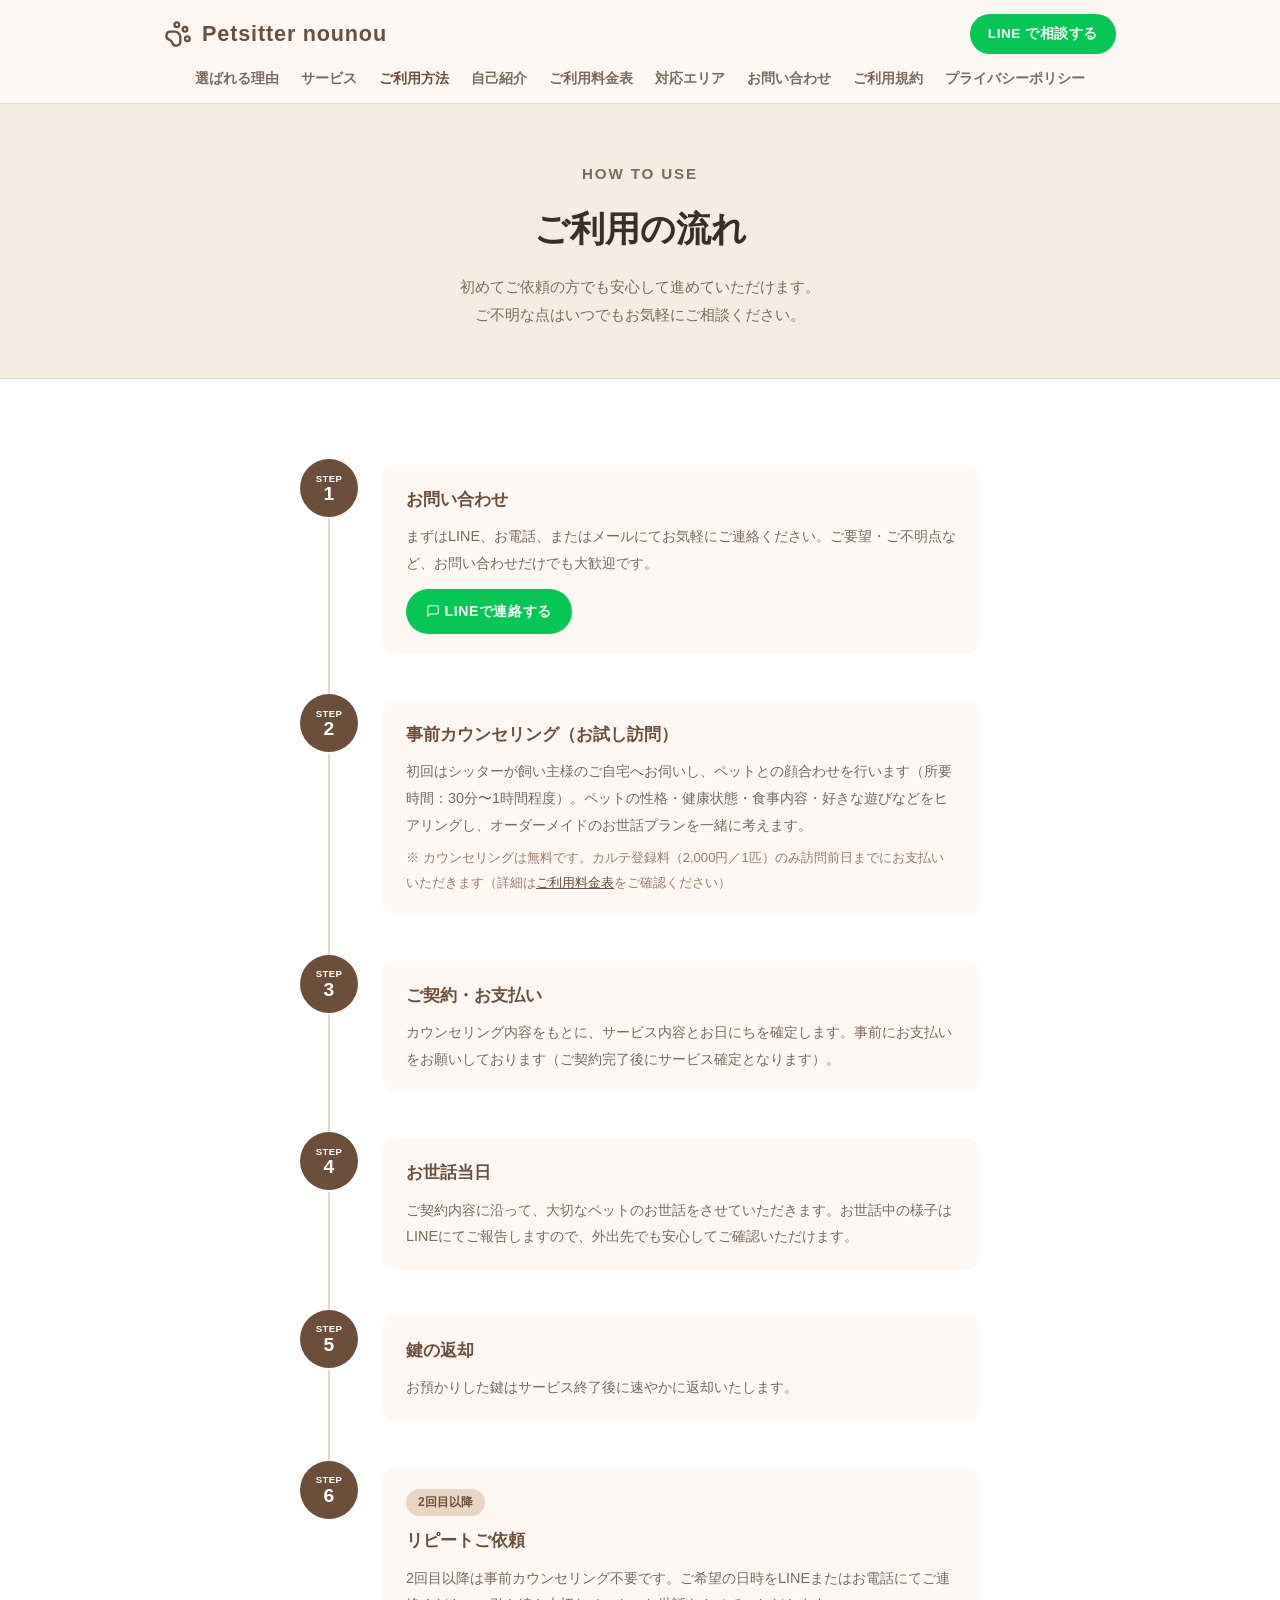
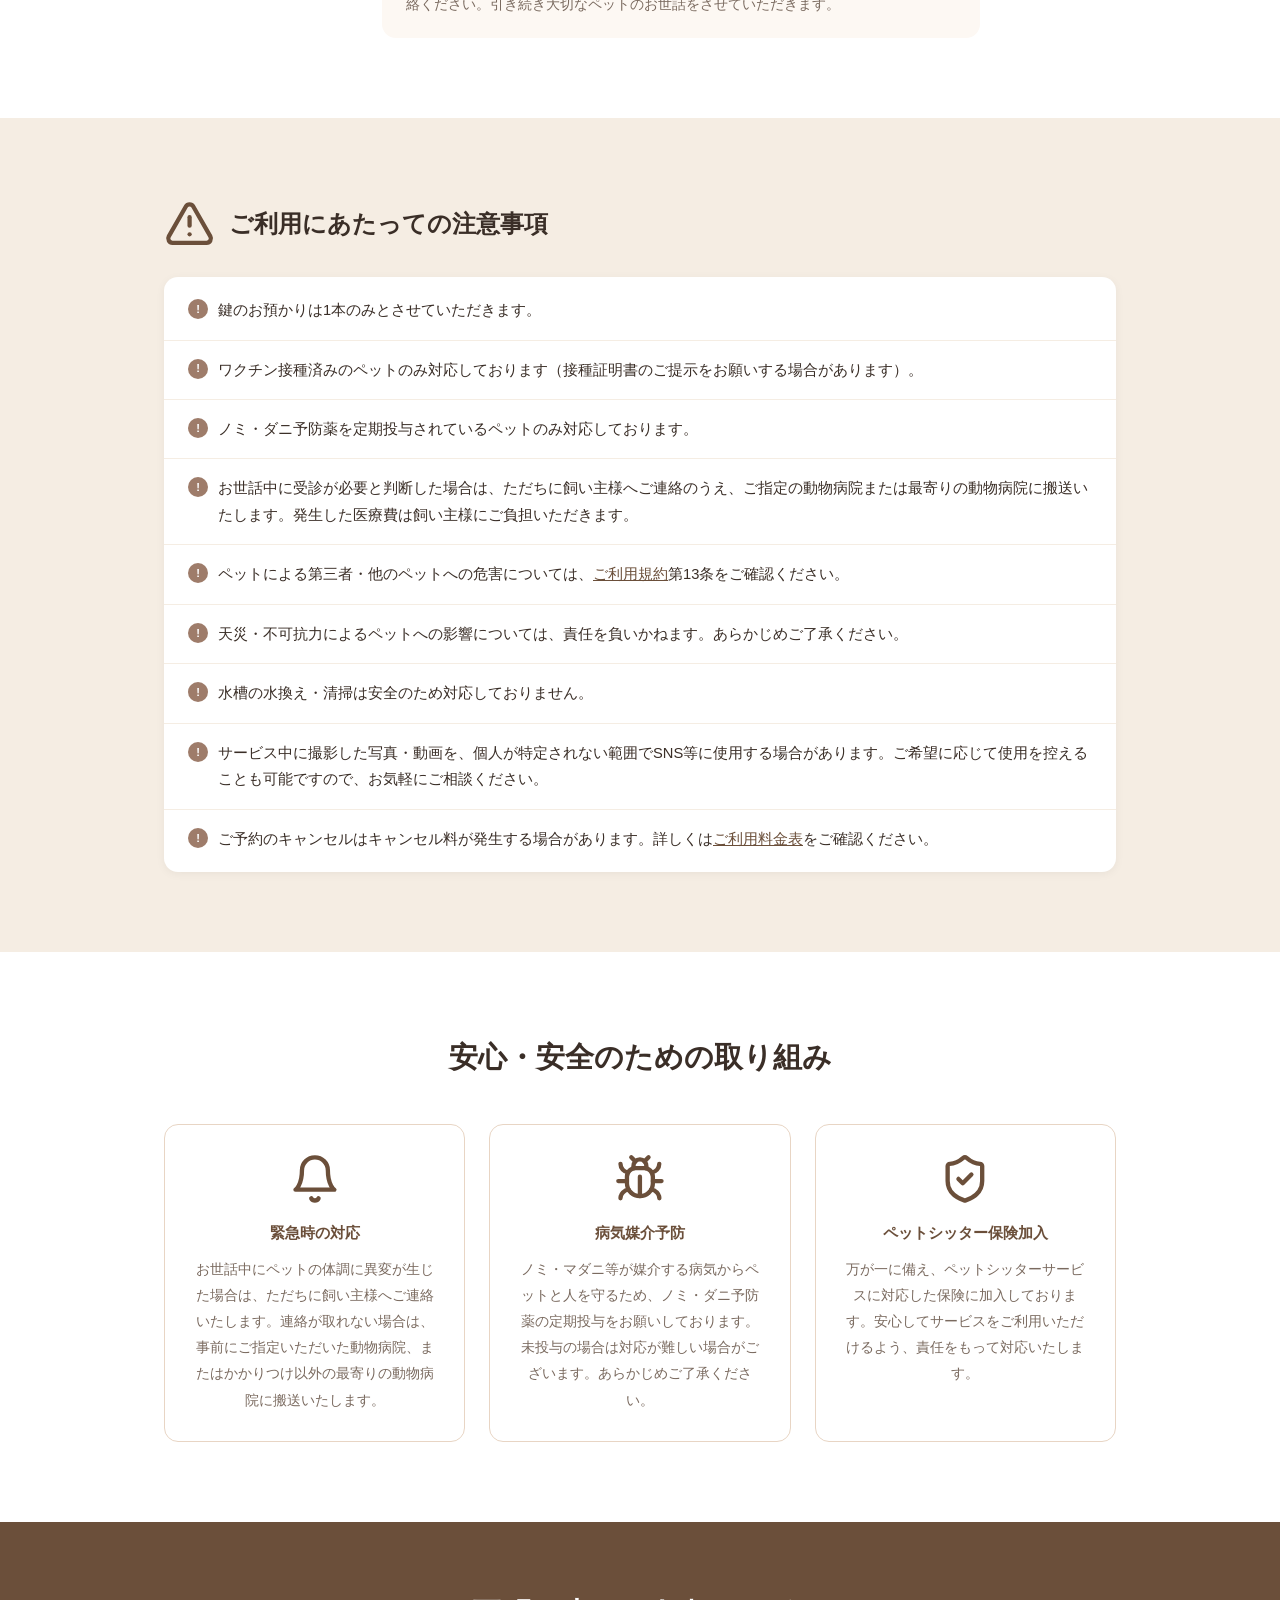
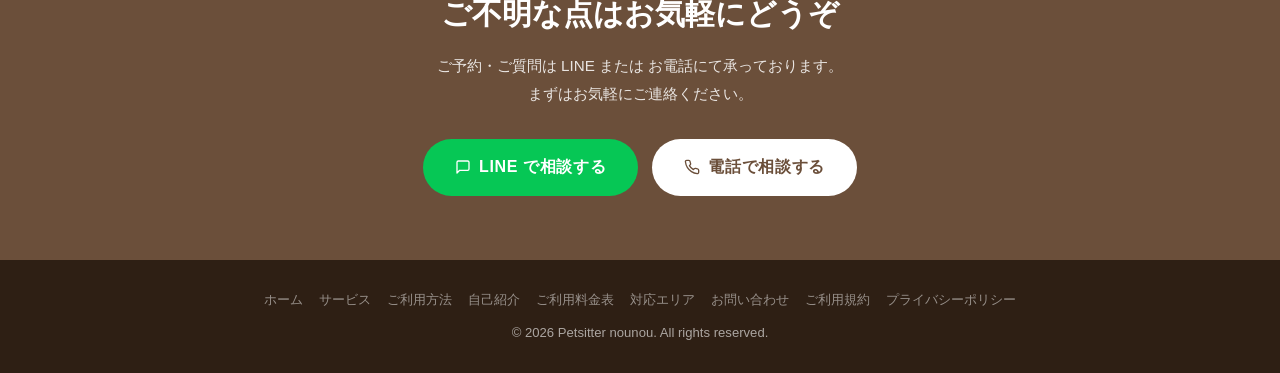
<file: how-to.html>
<!DOCTYPE html>
<html lang="ja">
<head>
  <meta charset="UTF-8">
  <meta name="viewport" content="width=device-width, initial-scale=1.0">
  <title>ご利用の流れ | ペットシッター nounou -ヌヌ- 晴海・勝どき・月島・豊洲</title>
  <meta name="description" content="ペットシッターnounouのご利用の流れを6ステップでご説明。お問い合わせから事前カウンセリング、当日のお世話まで、初めての方でも安心してご依頼いただけます。">
  <link rel="stylesheet" href="style.css">
  <link rel="canonical" href="https://petsitter-nounou.com/how-to.html">
  <link rel="icon" type="image/svg+xml" href="images/favicon.svg">
  <!-- OGP -->
  <meta property="og:type" content="website">
  <meta property="og:site_name" content="Petsitter nounou">
  <meta property="og:title" content="ご利用の流れ | ペットシッター nounou -ヌヌ-">
  <meta property="og:description" content="ペットシッターnounouのご利用の流れを6ステップでご説明。お問い合わせから事前カウンセリング、当日のお世話まで、初めての方でも安心してご依頼いただけます。">
  <meta property="og:url" content="https://petsitter-nounou.com/how-to.html">
  <meta property="og:image" content="https://petsitter-nounou.com/images/hero-bg.jpg">
  <meta name="twitter:card" content="summary_large_image">
  <style>
    /* ===== ページヒーロー ===== */
    .page-hero {
      background: var(--beige);
      padding: 56px 24px 48px;
      text-align: center;
      border-bottom: 1px solid var(--brown-pale);
    }
    .page-hero .section-label { margin-bottom: 8px; }
    .page-hero h1 {
      font-size: clamp(1.6rem, 4vw, 2.2rem);
      font-weight: 700;
      color: var(--text);
      margin-bottom: 12px;
    }
    .page-hero p {
      color: var(--text-muted);
      font-size: 0.95rem;
      max-width: 560px;
      margin: 0 auto;
      line-height: 1.9;
    }

    /* ===== ステップフロー ===== */
    .steps-section { background: var(--white); }
    .steps-wrapper {
      max-width: 680px;
      margin: 0 auto;
    }
    .step-item {
      display: flex;
      gap: 24px;
      align-items: flex-start;
      position: relative;
      padding-bottom: 40px;
    }
    .step-item:last-child { padding-bottom: 0; }
    .step-item:not(:last-child)::after {
      content: '';
      position: absolute;
      left: 28px;
      top: 60px;
      bottom: 0;
      width: 2px;
      background: var(--brown-pale);
    }
    .step-num {
      flex-shrink: 0;
      width: 58px;
      height: 58px;
      border-radius: 50%;
      background: var(--brown);
      color: #fff;
      display: flex;
      flex-direction: column;
      align-items: center;
      justify-content: center;
      font-size: 0.6rem;
      font-weight: 700;
      letter-spacing: 0.04em;
      line-height: 1.2;
      position: relative;
      z-index: 1;
    }
    .step-num strong {
      font-size: 1.2rem;
      line-height: 1;
    }
    .step-body {
      flex: 1;
      background: var(--cream);
      border-radius: var(--radius);
      padding: 20px 24px;
      margin-top: 6px;
    }
    .step-body h3 {
      font-size: 1.05rem;
      font-weight: 700;
      color: var(--brown);
      margin-bottom: 8px;
    }
    .step-body p {
      font-size: 0.9rem;
      color: var(--text-muted);
      line-height: 1.85;
    }
    .step-body .step-tag {
      display: inline-block;
      background: var(--brown-pale);
      color: var(--brown);
      font-size: 0.75rem;
      font-weight: 700;
      padding: 3px 12px;
      border-radius: 50px;
      margin-bottom: 10px;
    }

    /* ===== 注意事項 ===== */
    .notice-section { background: var(--beige); }
    .notice-header {
      display: flex;
      align-items: center;
      gap: 14px;
      margin-bottom: 28px;
    }
    .notice-icon {
      font-size: 2rem;
      flex-shrink: 0;
    }
    .notice-header h2 {
      font-size: clamp(1.2rem, 2.5vw, 1.5rem);
      font-weight: 700;
      color: var(--text);
    }
    .notice-list {
      background: var(--white);
      border-radius: var(--radius);
      padding: 4px 0;
      box-shadow: 0 2px 10px rgba(0,0,0,0.05);
    }
    .notice-list li {
      padding: 16px 24px;
      font-size: 0.92rem;
      color: var(--text);
      line-height: 1.8;
      border-bottom: 1px solid var(--beige);
      display: flex;
      gap: 10px;
    }
    .notice-list li:last-child { border-bottom: none; }
    .notice-list li::before {
      content: '!';
      flex-shrink: 0;
      width: 20px;
      height: 20px;
      background: var(--brown-light);
      color: #fff;
      border-radius: 50%;
      font-size: 0.7rem;
      font-weight: 700;
      display: flex;
      align-items: center;
      justify-content: center;
      margin-top: 2px;
    }

    /* ===== 特記事項カード ===== */
    .info-section { background: var(--white); }
    .info-cards {
      display: grid;
      grid-template-columns: repeat(3, 1fr);
      gap: 24px;
    }
    .info-card {
      border-radius: var(--radius);
      padding: 28px 24px;
      border: 1px solid var(--brown-pale);
      text-align: center;
    }
    .info-card .card-icon {
      font-size: 1.8rem;
      margin-bottom: 14px;
    }
    .info-card h3 {
      font-size: 0.95rem;
      font-weight: 700;
      color: var(--brown);
      margin-bottom: 10px;
    }
    .info-card p {
      font-size: 0.88rem;
      color: var(--text-muted);
      line-height: 1.85;
    }
    @media (max-width: 768px) {
      .info-cards { grid-template-columns: 1fr; }
      .step-item:not(:last-child)::after { left: 28px; }
    }
  </style>
</head>
<body>

<!-- ===== ナビ ===== -->
<header>
  <div class="nav-inner">
    <a href="index.html" class="nav-brand"><span class="brand-icon" aria-hidden="true"><svg xmlns="http://www.w3.org/2000/svg" width="18" height="18" viewBox="0 0 24 24" fill="none" stroke="currentColor" stroke-width="2" stroke-linecap="round" stroke-linejoin="round"><circle cx="11" cy="4" r="2"/><circle cx="18" cy="8" r="2"/><circle cx="20" cy="16" r="2"/><path d="M9 10a5 5 0 0 1 5 5v3.5a3.5 3.5 0 0 1-6.84 1.045Q6.52 17.48 4.46 16.84A3.5 3.5 0 0 1 5.5 10Z"/></svg></span><span class="brand-text"><span>Petsitter</span><span>nounou</span></span></a>
    <nav>
      <ul class="nav-links" id="navLinks">
        <li><a href="index.html#features">選ばれる理由</a></li>
        <li><a href="index.html#services">サービス</a></li>
        <li><a href="how-to.html" style="color:var(--brown);">ご利用方法</a></li>
        <li><a href="about.html">自己紹介</a></li>
        <li><a href="pricing.html">ご利用料金表</a></li>
        <li><a href="index.html#area">対応エリア</a></li>
        <li><a href="index.html#contact">お問い合わせ</a></li>
        <li><a href="terms.html">ご利用規約</a></li>
        <li><a href="privacy.html">プライバシーポリシー</a></li>
      </ul>
    </nav>
    <div class="nav-cta">
      <a href="https://lin.ee/JWLn2HG" target="_blank" rel="noopener noreferrer" class="btn btn-line">LINE で相談する</a>
    </div>
    <button class="nav-toggle" id="navToggle" aria-label="メニューを開く" aria-expanded="false" aria-controls="navLinks">
      <span></span><span></span><span></span>
    </button>
  </div>
</header>

<!-- ===== ページヒーロー ===== -->
<div class="page-hero">
  <p class="section-label">How to Use</p>
  <h1>ご利用の流れ</h1>
  <p>初めてご依頼の方でも安心して進めていただけます。<br>ご不明な点はいつでもお気軽にご相談ください。</p>
</div>

<!-- ===== ステップフロー ===== -->
<section class="steps-section">
  <div class="container">
    <div class="steps-wrapper">

      <div class="step-item">
        <div class="step-num"><span>STEP</span><strong>1</strong></div>
        <div class="step-body">
          <h3>お問い合わせ</h3>
          <p>まずはLINE、お電話、またはメールにてお気軽にご連絡ください。ご要望・ご不明点など、お問い合わせだけでも大歓迎です。</p>
          <a href="https://lin.ee/JWLn2HG" target="_blank" rel="noopener noreferrer" class="btn btn-line" style="display:inline-block; margin-top:12px; font-size:0.88rem; padding:10px 20px;"><svg xmlns="http://www.w3.org/2000/svg" width="1em" height="1em" viewBox="0 0 24 24" fill="none" stroke="currentColor" stroke-width="2" stroke-linecap="round" stroke-linejoin="round" aria-hidden="true" style="vertical-align:-0.15em;display:inline-block"><path d="M21 15a2 2 0 0 1-2 2H7l-4 4V5a2 2 0 0 1 2-2h14a2 2 0 0 1 2 2z"/></svg> LINEで連絡する</a>
        </div>
      </div>

      <div class="step-item">
        <div class="step-num"><span>STEP</span><strong>2</strong></div>
        <div class="step-body">
          <h3>事前カウンセリング（お試し訪問）</h3>
          <p>初回はシッターが飼い主様のご自宅へお伺いし、ペットとの顔合わせを行います（所要時間：30分〜1時間程度）。ペットの性格・健康状態・食事内容・好きな遊びなどをヒアリングし、オーダーメイドのお世話プランを一緒に考えます。</p>
          <p style="font-size:0.82rem; color:var(--brown-light); margin-top:8px;">※ カウンセリングは無料です。カルテ登録料（2,000円／1匹）のみ訪問前日までにお支払いいただきます（詳細は<a href="pricing.html" style="color:var(--brown); text-decoration:underline;">ご利用料金表</a>をご確認ください）</p>
        </div>
      </div>

      <div class="step-item">
        <div class="step-num"><span>STEP</span><strong>3</strong></div>
        <div class="step-body">
          <h3>ご契約・お支払い</h3>
          <p>カウンセリング内容をもとに、サービス内容とお日にちを確定します。事前にお支払いをお願いしております（ご契約完了後にサービス確定となります）。</p>
        </div>
      </div>

      <div class="step-item">
        <div class="step-num"><span>STEP</span><strong>4</strong></div>
        <div class="step-body">
          <h3>お世話当日</h3>
          <p>ご契約内容に沿って、大切なペットのお世話をさせていただきます。お世話中の様子はLINEにてご報告しますので、外出先でも安心してご確認いただけます。</p>
        </div>
      </div>

      <div class="step-item">
        <div class="step-num"><span>STEP</span><strong>5</strong></div>
        <div class="step-body">
          <h3>鍵の返却</h3>
          <p>お預かりした鍵はサービス終了後に速やかに返却いたします。</p>
        </div>
      </div>

      <div class="step-item">
        <div class="step-num"><span>STEP</span><strong>6</strong></div>
        <div class="step-body">
          <span class="step-tag">2回目以降</span>
          <h3>リピートご依頼</h3>
          <p>2回目以降は事前カウンセリング不要です。ご希望の日時をLINEまたはお電話にてご連絡ください。引き続き大切なペットのお世話をさせていただきます。</p>
        </div>
      </div>

    </div>
  </div>
</section>

<!-- ===== 注意事項 ===== -->
<section class="notice-section">
  <div class="container">
    <div class="notice-header">
      <div class="notice-icon"><svg xmlns="http://www.w3.org/2000/svg" width="1.6em" height="1.6em" viewBox="0 0 24 24" fill="none" stroke="currentColor" stroke-width="2" stroke-linecap="round" stroke-linejoin="round" aria-hidden="true" style="vertical-align:-0.15em;display:inline-block"><path d="m21.73 18-8-14a2 2 0 0 0-3.48 0l-8 14A2 2 0 0 0 4 21h16a2 2 0 0 0 1.73-3Z"/><path d="M12 9v4"/><path d="M12 17h.01"/></svg></div>
      <h2>ご利用にあたっての注意事項</h2>
    </div>
    <ul class="notice-list">
      <li>鍵のお預かりは1本のみとさせていただきます。</li>
      <li>ワクチン接種済みのペットのみ対応しております（接種証明書のご提示をお願いする場合があります）。</li>
      <li>ノミ・ダニ予防薬を定期投与されているペットのみ対応しております。</li>
      <li>お世話中に受診が必要と判断した場合は、ただちに飼い主様へご連絡のうえ、ご指定の動物病院または最寄りの動物病院に搬送いたします。発生した医療費は飼い主様にご負担いただきます。</li>
      <li><span>ペットによる第三者・他のペットへの危害については、<a href="terms.html" style="color:var(--brown); text-decoration:underline;">ご利用規約</a>第13条をご確認ください。</span></li>
      <li>天災・不可抗力によるペットへの影響については、責任を負いかねます。あらかじめご了承ください。</li>
      <li>水槽の水換え・清掃は安全のため対応しておりません。</li>
      <li>サービス中に撮影した写真・動画を、個人が特定されない範囲でSNS等に使用する場合があります。ご希望に応じて使用を控えることも可能ですので、お気軽にご相談ください。</li>
      <li><span>ご予約のキャンセルはキャンセル料が発生する場合があります。詳しくは<a href="pricing.html" style="color:var(--brown); text-decoration:underline;">ご利用料金表</a>をご確認ください。</span></li>
    </ul>
  </div>
</section>

<!-- ===== 特記事項カード ===== -->
<section class="info-section">
  <div class="container">
    <h2 class="section-title" style="margin-bottom:40px;">安心・安全のための取り組み</h2>
    <div class="info-cards">
      <div class="info-card">
        <div class="card-icon"><svg xmlns="http://www.w3.org/2000/svg" width="1.8em" height="1.8em" viewBox="0 0 24 24" fill="none" stroke="currentColor" stroke-width="2" stroke-linecap="round" stroke-linejoin="round" aria-hidden="true" style="vertical-align:-0.15em;display:inline-block"><path d="M6 8a6 6 0 0 1 12 0c0 7 3 9 3 9H3s3-2 3-9"/><path d="M10.3 21a1.94 1.94 0 0 0 3.4 0"/></svg></div>
        <h3>緊急時の対応</h3>
        <p>お世話中にペットの体調に異変が生じた場合は、ただちに飼い主様へご連絡いたします。連絡が取れない場合は、事前にご指定いただいた動物病院、またはかかりつけ以外の最寄りの動物病院に搬送いたします。</p>
      </div>
      <div class="info-card">
        <div class="card-icon"><svg xmlns="http://www.w3.org/2000/svg" width="1.8em" height="1.8em" viewBox="0 0 24 24" fill="none" stroke="currentColor" stroke-width="2" stroke-linecap="round" stroke-linejoin="round" aria-hidden="true" style="vertical-align:-0.15em;display:inline-block"><path d="m8 2 1.88 1.88"/><path d="M14.12 3.88 16 2"/><path d="M9 7.13v-1a3.003 3.003 0 1 1 6 0v1"/><path d="M12 20c-3.3 0-6-2.7-6-6v-3a4 4 0 0 1 4-4h4a4 4 0 0 1 4 4v3c0 3.3-2.7 6-6 6"/><path d="M12 20v-9"/><path d="M6.53 9C4.6 8.8 3 7.1 3 5"/><path d="M6 13H2"/><path d="M3 21c0-2.1 1.7-3.9 3.8-4"/><path d="M20.97 5c0 2.1-1.6 3.8-3.5 4"/><path d="M22 13h-4"/><path d="M17.2 17c2.1.1 3.8 1.9 3.8 4"/></svg></div>
        <h3>病気媒介予防</h3>
        <p>ノミ・マダニ等が媒介する病気からペットと人を守るため、ノミ・ダニ予防薬の定期投与をお願いしております。未投与の場合は対応が難しい場合がございます。あらかじめご了承ください。</p>
      </div>
      <div class="info-card">
        <div class="card-icon"><svg xmlns="http://www.w3.org/2000/svg" width="1.8em" height="1.8em" viewBox="0 0 24 24" fill="none" stroke="currentColor" stroke-width="2" stroke-linecap="round" stroke-linejoin="round" aria-hidden="true" style="vertical-align:-0.15em;display:inline-block"><path d="M20 13c0 5-3.5 7.5-7.66 8.95a1 1 0 0 1-.67-.01C7.5 20.5 4 18 4 13V6a1 1 0 0 1 1-1c2 0 4.5-1.2 6.24-2.72a1.17 1.17 0 0 1 1.52 0C14.51 3.81 17 5 19 5a1 1 0 0 1 1 1z"/><path d="m9 12 2 2 4-4"/></svg></div>
        <h3>ペットシッター保険加入</h3>
        <p>万が一に備え、ペットシッターサービスに対応した保険に加入しております。安心してサービスをご利用いただけるよう、責任をもって対応いたします。</p>
      </div>
    </div>
  </div>
</section>

<!-- ===== CTAバナー ===== -->
<section class="cta-banner">
  <div class="container">
    <h2>ご不明な点はお気軽にどうぞ</h2>
    <p>ご予約・ご質問は LINE または お電話にて承っております。<br>まずはお気軽にご連絡ください。</p>
    <div class="cta-btns">
      <a href="https://lin.ee/JWLn2HG" target="_blank" rel="noopener noreferrer" class="btn btn-line"><svg xmlns="http://www.w3.org/2000/svg" width="1em" height="1em" viewBox="0 0 24 24" fill="none" stroke="currentColor" stroke-width="2" stroke-linecap="round" stroke-linejoin="round" aria-hidden="true" style="vertical-align:-0.15em;display:inline-block"><path d="M21 15a2 2 0 0 1-2 2H7l-4 4V5a2 2 0 0 1 2-2h14a2 2 0 0 1 2 2z"/></svg> LINE で相談する</a>
      <a href="tel:08062432219" class="btn btn-white"><svg xmlns="http://www.w3.org/2000/svg" width="1em" height="1em" viewBox="0 0 24 24" fill="none" stroke="currentColor" stroke-width="2" stroke-linecap="round" stroke-linejoin="round" aria-hidden="true" style="vertical-align:-0.15em;display:inline-block"><path d="M22 16.92v3a2 2 0 0 1-2.18 2 19.79 19.79 0 0 1-8.63-3.07 19.5 19.5 0 0 1-6-6 19.79 19.79 0 0 1-3.07-8.67A2 2 0 0 1 4.11 2h3a2 2 0 0 1 2 1.72 12.84 12.84 0 0 0 .7 2.81 2 2 0 0 1-.45 2.11L8.09 9.91a16 16 0 0 0 6 6l1.27-1.27a2 2 0 0 1 2.11-.45 12.84 12.84 0 0 0 2.81.7A2 2 0 0 1 22 16.92z"/></svg> 電話で相談する</a>
    </div>
  </div>
</section>

<!-- ===== モバイル固定CTA ===== -->
<div class="mobile-cta-bar">
  <a href="https://lin.ee/JWLn2HG" target="_blank" rel="noopener noreferrer" class="mcta-line">LINE で相談</a>
  <a href="tel:08062432219" class="mcta-tel">電話で相談</a>
</div>

<!-- ===== フッター ===== -->
<footer>
  <div class="footer-links">
    <a href="index.html">ホーム</a>
    <a href="index.html#services">サービス</a>
    <a href="how-to.html">ご利用方法</a>
    <a href="about.html">自己紹介</a>
    <a href="pricing.html">ご利用料金表</a>
    <a href="index.html#area">対応エリア</a>
    <a href="index.html#contact">お問い合わせ</a>
    <a href="terms.html">ご利用規約</a>
    <a href="privacy.html">プライバシーポリシー</a>
  </div>
  <p>© 2026 Petsitter nounou. All rights reserved.</p>
</footer>

<script>
  const toggle = document.getElementById('navToggle');
  const links  = document.getElementById('navLinks');
  toggle.addEventListener('click', () => {
    const isOpen = links.classList.toggle('open');
    toggle.setAttribute('aria-expanded', isOpen);
    toggle.setAttribute('aria-label', isOpen ? 'メニューを閉じる' : 'メニューを開く');
  });
  links.querySelectorAll('a').forEach(a => a.addEventListener('click', () => {
    links.classList.remove('open');
    toggle.setAttribute('aria-expanded', 'false');
    toggle.setAttribute('aria-label', 'メニューを開く');
  }));
</script>

</body>
</html>
</file>
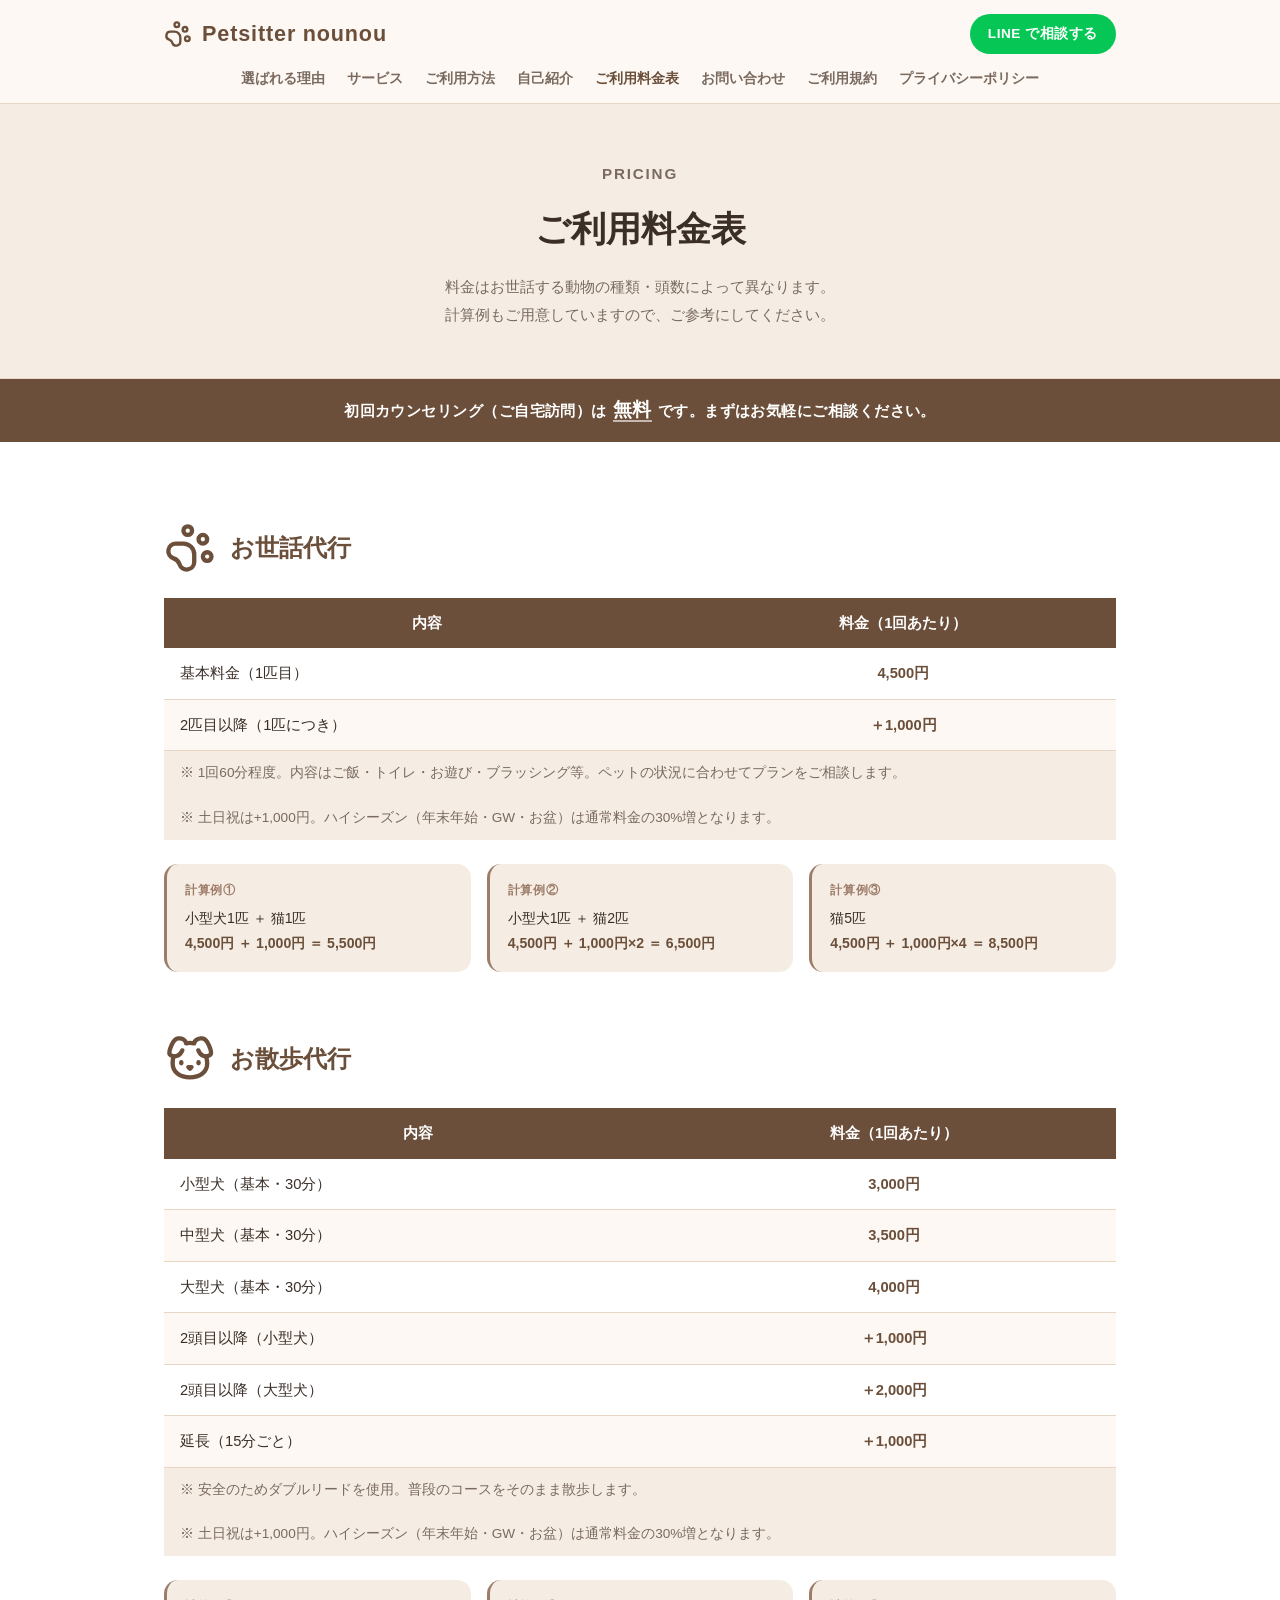
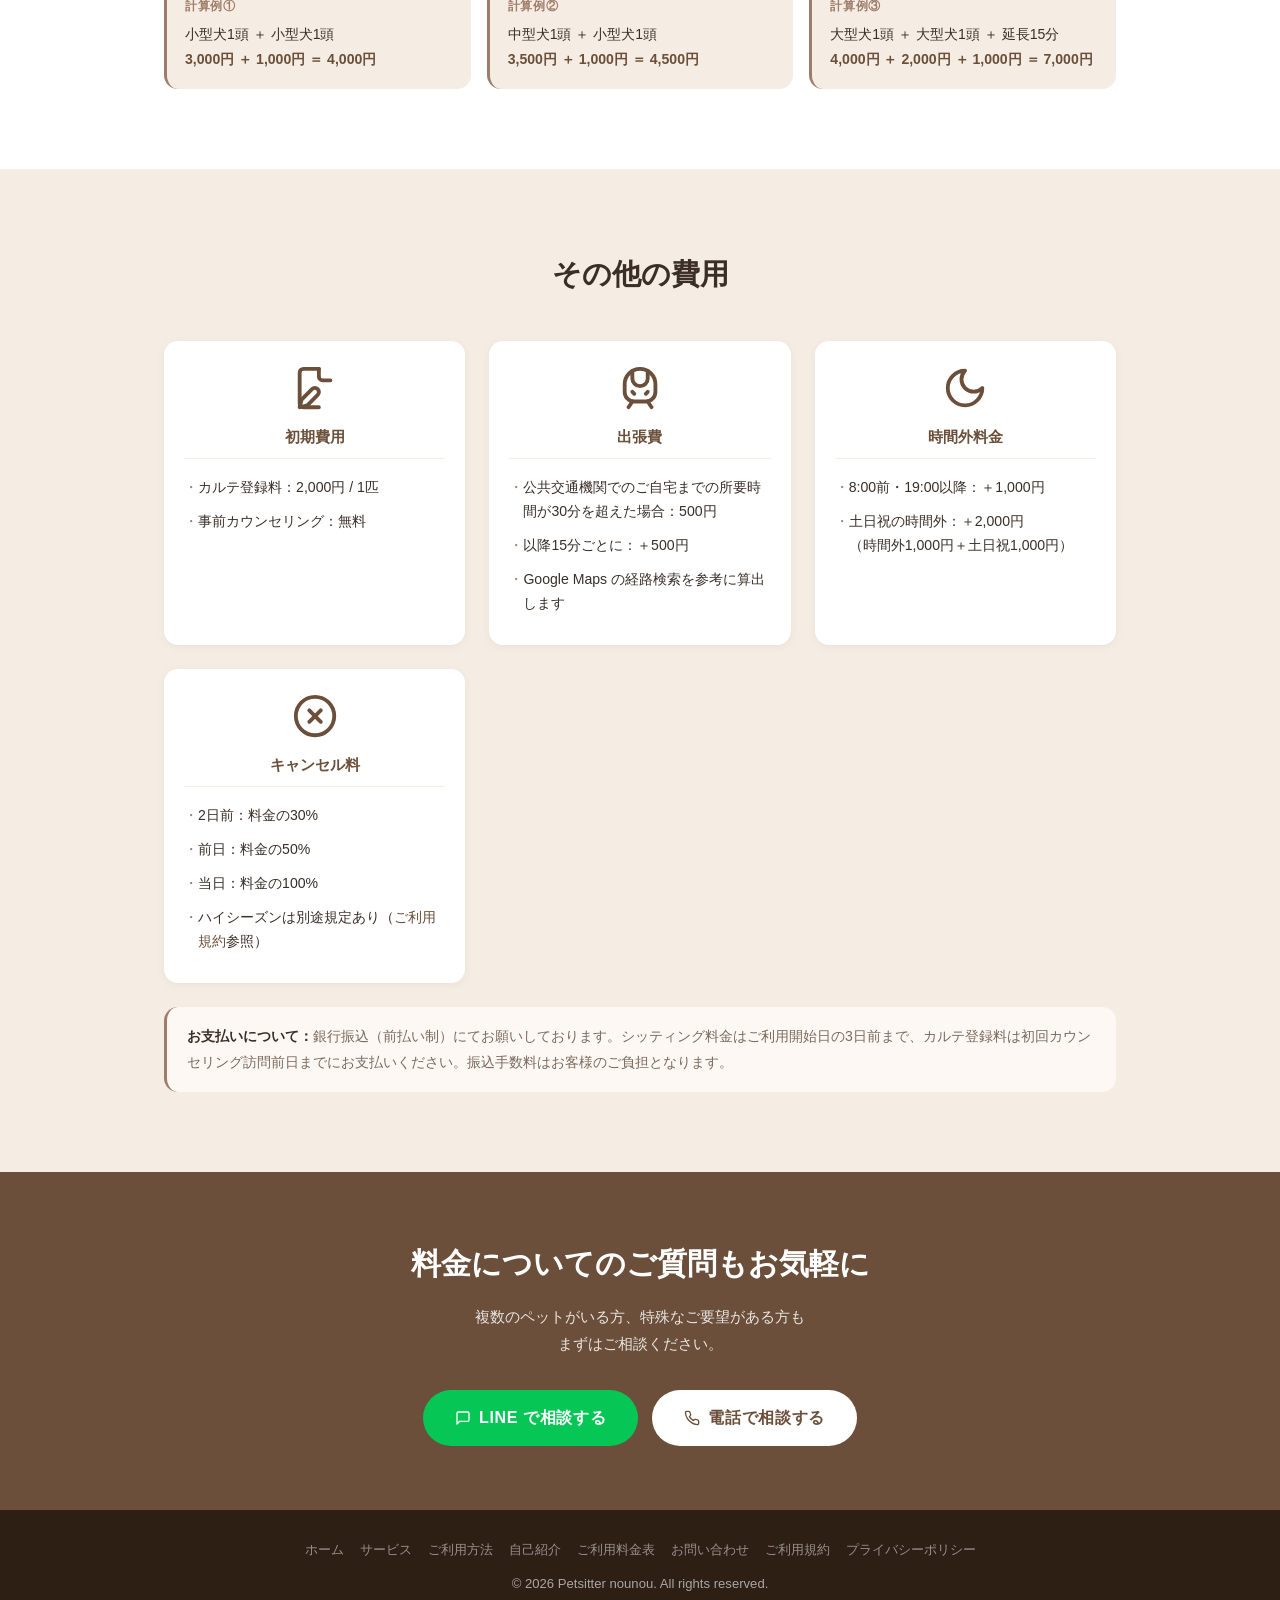
<file: pricing.html>
<!DOCTYPE html>
<html lang="ja">
<head>
  <meta charset="UTF-8">
  <meta name="viewport" content="width=device-width, initial-scale=1.0">
  <title>料金表 | ペットシッター nounou -ヌヌ- 晴海・勝どき・月島・豊洲</title>
  <meta name="description" content="ペットシッターnounouの料金表。お世話代行は1回4,500円から、お散歩代行は30分3,000円から。晴海・勝どき・月島・豊洲エリア対応。計算例つきでわかりやすくご案内します。">
  <link rel="stylesheet" href="style.css">
  <link rel="canonical" href="https://petsitter-nounou.com/pricing.html">
  <link rel="icon" type="image/svg+xml" href="images/favicon.svg">
  <!-- OGP -->
  <meta property="og:type" content="website">
  <meta property="og:site_name" content="Petsitter nounou">
  <meta property="og:title" content="料金表 | ペットシッター nounou -ヌヌ-">
  <meta property="og:description" content="ペットシッターnounouの料金表。お世話代行は1回4,500円から、お散歩代行は30分3,000円から。晴海・勝どき・月島・豊洲エリア対応。計算例つきでわかりやすくご案内します。">
  <meta property="og:url" content="https://petsitter-nounou.com/pricing.html">
  <meta property="og:image" content="https://petsitter-nounou.com/images/hero-bg.jpg">
  <meta name="twitter:card" content="summary_large_image">
  <style>
    /* ===== ページヒーロー ===== */
    .page-hero {
      background: var(--beige);
      padding: 56px 24px 48px;
      text-align: center;
      border-bottom: 1px solid var(--brown-pale);
    }
    .page-hero .section-label { margin-bottom: 8px; }
    .page-hero h1 {
      font-size: clamp(1.6rem, 4vw, 2.2rem);
      font-weight: 700;
      color: var(--text);
      margin-bottom: 12px;
    }
    .page-hero p {
      color: var(--text-muted);
      font-size: 0.95rem;
      max-width: 560px;
      margin: 0 auto;
      line-height: 1.9;
    }

    /* ===== 料金セクション ===== */
    .pricing-section { background: var(--white); }
    .pricing-block { margin-bottom: 60px; }
    .pricing-block:last-child { margin-bottom: 0; }

    .pricing-header {
      display: flex;
      align-items: center;
      gap: 14px;
      margin-bottom: 24px;
    }
    .pricing-header .p-icon { font-size: 1.8rem; }
    .pricing-header h2 {
      font-size: clamp(1.2rem, 2.5vw, 1.5rem);
      font-weight: 700;
      color: var(--brown);
    }

    /* 料金テーブル */
    .price-table {
      width: 100%;
      border-collapse: collapse;
      margin-bottom: 24px;
      font-size: 0.92rem;
    }
    .price-table thead th {
      background: var(--brown);
      color: #fff;
      padding: 12px 16px;
      font-weight: 700;
      text-align: center;
    }
    .price-table tbody tr:nth-child(even) {
      background: var(--cream);
    }
    .price-table tbody td {
      padding: 12px 16px;
      border-bottom: 1px solid var(--brown-pale);
      color: var(--text);
    }
    .price-table tbody td:not(:first-child) {
      text-align: center;
      font-weight: 700;
      color: var(--brown);
    }
    .price-table tfoot td {
      padding: 10px 16px;
      font-size: 0.85rem;
      color: var(--text-muted);
      background: var(--beige);
    }

    /* 計算例 */
    .example-grid {
      display: grid;
      grid-template-columns: repeat(3, 1fr);
      gap: 16px;
      margin-top: 4px;
    }
    .example-card {
      background: var(--beige);
      border-radius: var(--radius);
      padding: 16px 18px;
      font-size: 0.88rem;
      line-height: 1.8;
      border-left: 3px solid var(--brown-light);
    }
    .example-card .ex-label {
      font-size: 0.75rem;
      font-weight: 700;
      color: var(--brown-light);
      letter-spacing: 0.06em;
      margin-bottom: 4px;
    }
    .example-card .ex-result {
      font-weight: 700;
      color: var(--brown);
    }

    /* ===== その他費用 ===== */
    .other-section { background: var(--beige); }
    .other-grid {
      display: grid;
      grid-template-columns: repeat(3, 1fr);
      gap: 24px;
    }
    .other-card {
      background: var(--white);
      border-radius: var(--radius);
      padding: 24px 20px;
      box-shadow: 0 2px 10px rgba(0,0,0,0.05);
    }
    .other-card .card-icon { font-size: 1.6rem; margin-bottom: 12px; display: flex; justify-content: center; }
    .other-card h3 {
      font-size: 0.95rem;
      font-weight: 700;
      color: var(--brown);
      margin-bottom: 12px;
      padding-bottom: 8px;
      border-bottom: 1px solid var(--beige);
      text-align: center;
    }
    .other-card ul { list-style: none; }
    .other-card ul li {
      font-size: 0.88rem;
      color: var(--text);
      padding: 5px 0;
      line-height: 1.7;
      position: relative;
      padding-left: 1em;
    }
    .other-card ul li::before {
      content: '・';
      color: var(--brown-light);
      position: absolute;
      left: 0;
      top: 5px;
    }

    @media (max-width: 768px) {
      .example-grid { grid-template-columns: 1fr; }
      .other-grid { grid-template-columns: 1fr; }
      .price-table { font-size: 0.82rem; }
      .price-table thead th,
      .price-table tbody td { padding: 10px 10px; }
    }
  </style>
</head>
<body>

<!-- ===== ナビ ===== -->
<header>
  <div class="nav-inner">
    <a href="index.html" class="nav-brand"><span class="brand-icon" aria-hidden="true"><svg xmlns="http://www.w3.org/2000/svg" width="18" height="18" viewBox="0 0 24 24" fill="none" stroke="currentColor" stroke-width="2" stroke-linecap="round" stroke-linejoin="round"><circle cx="11" cy="4" r="2"/><circle cx="18" cy="8" r="2"/><circle cx="20" cy="16" r="2"/><path d="M9 10a5 5 0 0 1 5 5v3.5a3.5 3.5 0 0 1-6.84 1.045Q6.52 17.48 4.46 16.84A3.5 3.5 0 0 1 5.5 10Z"/></svg></span><span class="brand-text"><span>Petsitter</span><span>nounou</span></span></a>
    <nav>
      <ul class="nav-links" id="navLinks">
        <li><a href="index.html#features">選ばれる理由</a></li>
        <li><a href="index.html#services">サービス</a></li>
        <li><a href="how-to.html">ご利用方法</a></li>
        <li><a href="about.html">自己紹介</a></li>
        <li><a href="pricing.html" style="color:var(--brown);">ご利用料金表</a></li>
        <li><a href="index.html#contact">お問い合わせ</a></li>
        <li><a href="terms.html">ご利用規約</a></li>
        <li><a href="privacy.html">プライバシーポリシー</a></li>
      </ul>
    </nav>
    <div class="nav-cta">
      <a href="https://lin.ee/JWLn2HG" target="_blank" rel="noopener noreferrer" class="btn btn-line">LINE で相談する</a>
    </div>
    <button class="nav-toggle" id="navToggle" aria-label="メニューを開く" aria-expanded="false" aria-controls="navLinks">
      <span></span><span></span><span></span>
    </button>
  </div>
</header>

<!-- ===== ページヒーロー ===== -->
<div class="page-hero">
  <p class="section-label">Pricing</p>
  <h1>ご利用料金表</h1>
  <p>料金はお世話する動物の種類・頭数によって異なります。<br>計算例もご用意していますので、ご参考にしてください。</p>
</div>

<!-- ===== 無料カウンセリング告知 ===== -->
<div style="background:var(--brown); color:#fff; text-align:center; padding:14px 24px; font-size:0.95rem; font-weight:700; letter-spacing:0.03em;">
  初回カウンセリング（ご自宅訪問）は<span style="font-size:1.2rem; margin:0 6px; border-bottom:2px solid rgba(255,255,255,0.6);">無料</span>です。まずはお気軽にご相談ください。
</div>

<!-- ===== 料金表 ===== -->
<section class="pricing-section">
  <div class="container">

    <!-- お世話代行 -->
    <div class="pricing-block">
      <div class="pricing-header">
        <div class="p-icon"><svg xmlns="http://www.w3.org/2000/svg" width="1.8em" height="1.8em" viewBox="0 0 24 24" fill="none" stroke="currentColor" stroke-width="2" stroke-linecap="round" stroke-linejoin="round" aria-hidden="true" style="vertical-align:-0.15em;display:inline-block"><circle cx="11" cy="4" r="2"/><circle cx="18" cy="8" r="2"/><circle cx="20" cy="16" r="2"/><path d="M9 10a5 5 0 0 1 5 5v3.5a3.5 3.5 0 0 1-6.84 1.045Q6.52 17.48 4.46 16.84A3.5 3.5 0 0 1 5.5 10Z"/></svg></div>
        <h2>お世話代行</h2>
      </div>
      <table class="price-table">
        <thead>
          <tr>
            <th>内容</th>
            <th>料金（1回あたり）</th>
          </tr>
        </thead>
        <tbody>
          <tr>
            <td>基本料金（1匹目）</td>
            <td>4,500円</td>
          </tr>
          <tr>
            <td>2匹目以降（1匹につき）</td>
            <td>＋1,000円</td>
          </tr>
        </tbody>
        <tfoot>
          <tr>
            <td colspan="2">※ 1回60分程度。内容はご飯・トイレ・お遊び・ブラッシング等。ペットの状況に合わせてプランをご相談します。</td>
          </tr>
          <tr>
            <td colspan="2">※ 土日祝は+1,000円。ハイシーズン（年末年始・GW・お盆）は通常料金の30%増となります。</td>
          </tr>
        </tfoot>
      </table>
      <div class="example-grid">
        <div class="example-card">
          <div class="ex-label">計算例①</div>
          小型犬1匹 ＋ 猫1匹<br>
          <span class="ex-result">4,500円 ＋ 1,000円 ＝ 5,500円</span>
        </div>
        <div class="example-card">
          <div class="ex-label">計算例②</div>
          小型犬1匹 ＋ 猫2匹<br>
          <span class="ex-result">4,500円 ＋ 1,000円×2 ＝ 6,500円</span>
        </div>
        <div class="example-card">
          <div class="ex-label">計算例③</div>
          猫5匹<br>
          <span class="ex-result">4,500円 ＋ 1,000円×4 ＝ 8,500円</span>
        </div>
      </div>
    </div>

    <!-- お散歩代行 -->
    <div class="pricing-block">
      <div class="pricing-header">
        <div class="p-icon"><svg xmlns="http://www.w3.org/2000/svg" width="1.8em" height="1.8em" viewBox="0 0 24 24" fill="none" stroke="currentColor" stroke-width="2" stroke-linecap="round" stroke-linejoin="round" aria-hidden="true" style="vertical-align:-0.15em;display:inline-block"><path d="M11.25 16.25h1.5L12 17z"/><path d="M16 14v.5"/><path d="M4.42 11.247A13.152 13.152 0 0 0 4 14.556C4 18.728 7.582 21 12 21s8-2.272 8-6.444a11.702 11.702 0 0 0-.493-3.309"/><path d="M8 14v.5"/><path d="M8.5 8.5c-.384 1.05-1.083 2.028-2.344 2.5-1.931.722-3.576-.297-3.656-1-.113-.994 1.177-6.53 4-7 1.923-.321 3.651.845 3.651 2.235A7.497 7.497 0 0 1 14 5.277c0-1.39 1.844-2.598 3.767-2.277 2.823.47 4.113 6.006 4 7-.08.703-1.725 1.722-3.656 1-1.261-.472-1.855-1.45-2.239-2.5"/></svg></div>
        <h2>お散歩代行</h2>
      </div>
      <table class="price-table">
        <thead>
          <tr>
            <th>内容</th>
            <th>料金（1回あたり）</th>
          </tr>
        </thead>
        <tbody>
          <tr>
            <td>小型犬（基本・30分）</td>
            <td>3,000円</td>
          </tr>
          <tr>
            <td>中型犬（基本・30分）</td>
            <td>3,500円</td>
          </tr>
          <tr>
            <td>大型犬（基本・30分）</td>
            <td>4,000円</td>
          </tr>
          <tr>
            <td>2頭目以降（小型犬）</td>
            <td>＋1,000円</td>
          </tr>
          <tr>
            <td>2頭目以降（大型犬）</td>
            <td>＋2,000円</td>
          </tr>
          <tr>
            <td>延長（15分ごと）</td>
            <td>＋1,000円</td>
          </tr>
        </tbody>
        <tfoot>
          <tr>
            <td colspan="2">※ 安全のためダブルリードを使用。普段のコースをそのまま散歩します。</td>
          </tr>
          <tr>
            <td colspan="2">※ 土日祝は+1,000円。ハイシーズン（年末年始・GW・お盆）は通常料金の30%増となります。</td>
          </tr>
        </tfoot>
      </table>
      <div class="example-grid">
        <div class="example-card">
          <div class="ex-label">計算例①</div>
          小型犬1頭 ＋ 小型犬1頭<br>
          <span class="ex-result">3,000円 ＋ 1,000円 ＝ 4,000円</span>
        </div>
        <div class="example-card">
          <div class="ex-label">計算例②</div>
          中型犬1頭 ＋ 小型犬1頭<br>
          <span class="ex-result">3,500円 ＋ 1,000円 ＝ 4,500円</span>
        </div>
        <div class="example-card">
          <div class="ex-label">計算例③</div>
          大型犬1頭 ＋ 大型犬1頭 ＋ 延長15分<br>
          <span class="ex-result">4,000円 ＋ 2,000円 ＋ 1,000円 ＝ 7,000円</span>
        </div>
      </div>
    </div>

  </div>
</section>

<!-- ===== その他費用 ===== -->
<section class="other-section">
  <div class="container">
    <h2 class="section-title" style="margin-bottom:40px;">その他の費用</h2>
    <div class="other-grid">
      <div class="other-card">
        <div class="card-icon"><svg xmlns="http://www.w3.org/2000/svg" width="1.8em" height="1.8em" viewBox="0 0 24 24" fill="none" stroke="currentColor" stroke-width="2" stroke-linecap="round" stroke-linejoin="round" aria-hidden="true" style="vertical-align:-0.15em;display:inline-block"><path d="M14 2H6a2 2 0 0 0-2 2v16a2 2 0 0 0 2 2h8"/><path d="M14 2v4a2 2 0 0 0 2 2h4"/><path d="M10.4 12.6a2 2 0 1 1 3 3L8 21l-4 1 1-4Z"/></svg></div>
        <h3>初期費用</h3>
        <ul>
          <li>カルテ登録料：2,000円 / 1匹</li>
          <li>事前カウンセリング：無料</li>
        </ul>
      </div>
      <div class="other-card">
        <div class="card-icon"><svg xmlns="http://www.w3.org/2000/svg" width="1.8em" height="1.8em" viewBox="0 0 24 24" fill="none" stroke="currentColor" stroke-width="2" stroke-linecap="round" stroke-linejoin="round" aria-hidden="true" style="vertical-align:-0.15em;display:inline-block"><path d="M8 3.1V7a4 4 0 0 0 8 0V3.1"/><path d="m9 15-1-1"/><path d="m15 15 1-1"/><path d="M9 19c-2.8 0-5-2.2-5-5v-4a8 8 0 0 1 16 0v4c0 2.8-2.2 5-5 5Z"/><path d="m8 19-2 3"/><path d="m16 19 2 3"/></svg></div>
        <h3>出張費</h3>
        <ul>
          <li>公共交通機関でのご自宅までの所要時間が30分を超えた場合：500円</li>
          <li>以降15分ごとに：＋500円</li>
          <li>Google Maps の経路検索を参考に算出します</li>
        </ul>
      </div>
      <div class="other-card">
        <div class="card-icon"><svg xmlns="http://www.w3.org/2000/svg" width="1.8em" height="1.8em" viewBox="0 0 24 24" fill="none" stroke="currentColor" stroke-width="2" stroke-linecap="round" stroke-linejoin="round" aria-hidden="true" style="vertical-align:-0.15em;display:inline-block"><path d="M12 3a6 6 0 0 0 9 9 9 9 0 1 1-9-9Z"/></svg></div>
        <h3>時間外料金</h3>
        <ul>
          <li>8:00前・19:00以降：＋1,000円</li>
          <li>土日祝の時間外：＋2,000円<br>（時間外1,000円＋土日祝1,000円）</li>
        </ul>
      </div>
      <div class="other-card">
        <div class="card-icon"><svg xmlns="http://www.w3.org/2000/svg" width="1.8em" height="1.8em" viewBox="0 0 24 24" fill="none" stroke="currentColor" stroke-width="2" stroke-linecap="round" stroke-linejoin="round" aria-hidden="true" style="vertical-align:-0.15em;display:inline-block"><circle cx="12" cy="12" r="10"/><path d="m15 9-6 6"/><path d="m9 9 6 6"/></svg></div>
        <h3>キャンセル料</h3>
        <ul>
          <li>2日前：料金の30%</li>
          <li>前日：料金の50%</li>
          <li>当日：料金の100%</li>
          <li>ハイシーズンは別途規定あり（<a href="terms.html" style="color:var(--brown);">ご利用規約</a>参照）</li>
        </ul>
      </div>
    </div>
    <p style="margin-top:24px; padding:16px 20px; background:var(--cream); border-radius:var(--radius); font-size:0.88rem; color:var(--text-muted); line-height:1.9; border-left:3px solid var(--brown-light);">
      <strong style="color:var(--text);">お支払いについて：</strong>銀行振込（前払い制）にてお願いしております。シッティング料金はご利用開始日の3日前まで、カルテ登録料は初回カウンセリング訪問前日までにお支払いください。振込手数料はお客様のご負担となります。
    </p>
  </div>
</section>

<!-- ===== CTAバナー ===== -->
<section class="cta-banner">
  <div class="container">
    <h2>料金についてのご質問もお気軽に</h2>
    <p>複数のペットがいる方、特殊なご要望がある方も<br>まずはご相談ください。</p>
    <div class="cta-btns">
      <a href="https://lin.ee/JWLn2HG" target="_blank" rel="noopener noreferrer" class="btn btn-line"><svg xmlns="http://www.w3.org/2000/svg" width="1em" height="1em" viewBox="0 0 24 24" fill="none" stroke="currentColor" stroke-width="2" stroke-linecap="round" stroke-linejoin="round" aria-hidden="true" style="vertical-align:-0.15em;display:inline-block"><path d="M21 15a2 2 0 0 1-2 2H7l-4 4V5a2 2 0 0 1 2-2h14a2 2 0 0 1 2 2z"/></svg> LINE で相談する</a>
      <a href="tel:08062432219" class="btn btn-white"><svg xmlns="http://www.w3.org/2000/svg" width="1em" height="1em" viewBox="0 0 24 24" fill="none" stroke="currentColor" stroke-width="2" stroke-linecap="round" stroke-linejoin="round" aria-hidden="true" style="vertical-align:-0.15em;display:inline-block"><path d="M22 16.92v3a2 2 0 0 1-2.18 2 19.79 19.79 0 0 1-8.63-3.07 19.5 19.5 0 0 1-6-6 19.79 19.79 0 0 1-3.07-8.67A2 2 0 0 1 4.11 2h3a2 2 0 0 1 2 1.72 12.84 12.84 0 0 0 .7 2.81 2 2 0 0 1-.45 2.11L8.09 9.91a16 16 0 0 0 6 6l1.27-1.27a2 2 0 0 1 2.11-.45 12.84 12.84 0 0 0 2.81.7A2 2 0 0 1 22 16.92z"/></svg> 電話で相談する</a>
    </div>
  </div>
</section>

<!-- ===== モバイル固定CTA ===== -->
<div class="mobile-cta-bar">
  <a href="https://lin.ee/JWLn2HG" target="_blank" rel="noopener noreferrer" class="mcta-line">LINE で相談</a>
  <a href="tel:08062432219" class="mcta-tel">電話で相談</a>
</div>

<!-- ===== フッター ===== -->
<footer>
  <div class="footer-links">
    <a href="index.html">ホーム</a>
    <a href="index.html#services">サービス</a>
    <a href="how-to.html">ご利用方法</a>
    <a href="about.html">自己紹介</a>
    <a href="pricing.html">ご利用料金表</a>
    <a href="index.html#contact">お問い合わせ</a>
    <a href="terms.html">ご利用規約</a>
    <a href="privacy.html">プライバシーポリシー</a>
  </div>
  <p>© 2026 Petsitter nounou. All rights reserved.</p>
</footer>

<script>
  const toggle = document.getElementById('navToggle');
  const links  = document.getElementById('navLinks');
  toggle.addEventListener('click', () => {
    const isOpen = links.classList.toggle('open');
    toggle.setAttribute('aria-expanded', isOpen);
    toggle.setAttribute('aria-label', isOpen ? 'メニューを閉じる' : 'メニューを開く');
  });
  links.querySelectorAll('a').forEach(a => a.addEventListener('click', () => {
    links.classList.remove('open');
    toggle.setAttribute('aria-expanded', 'false');
    toggle.setAttribute('aria-label', 'メニューを開く');
  }));
</script>

</body>
</html>
</file>
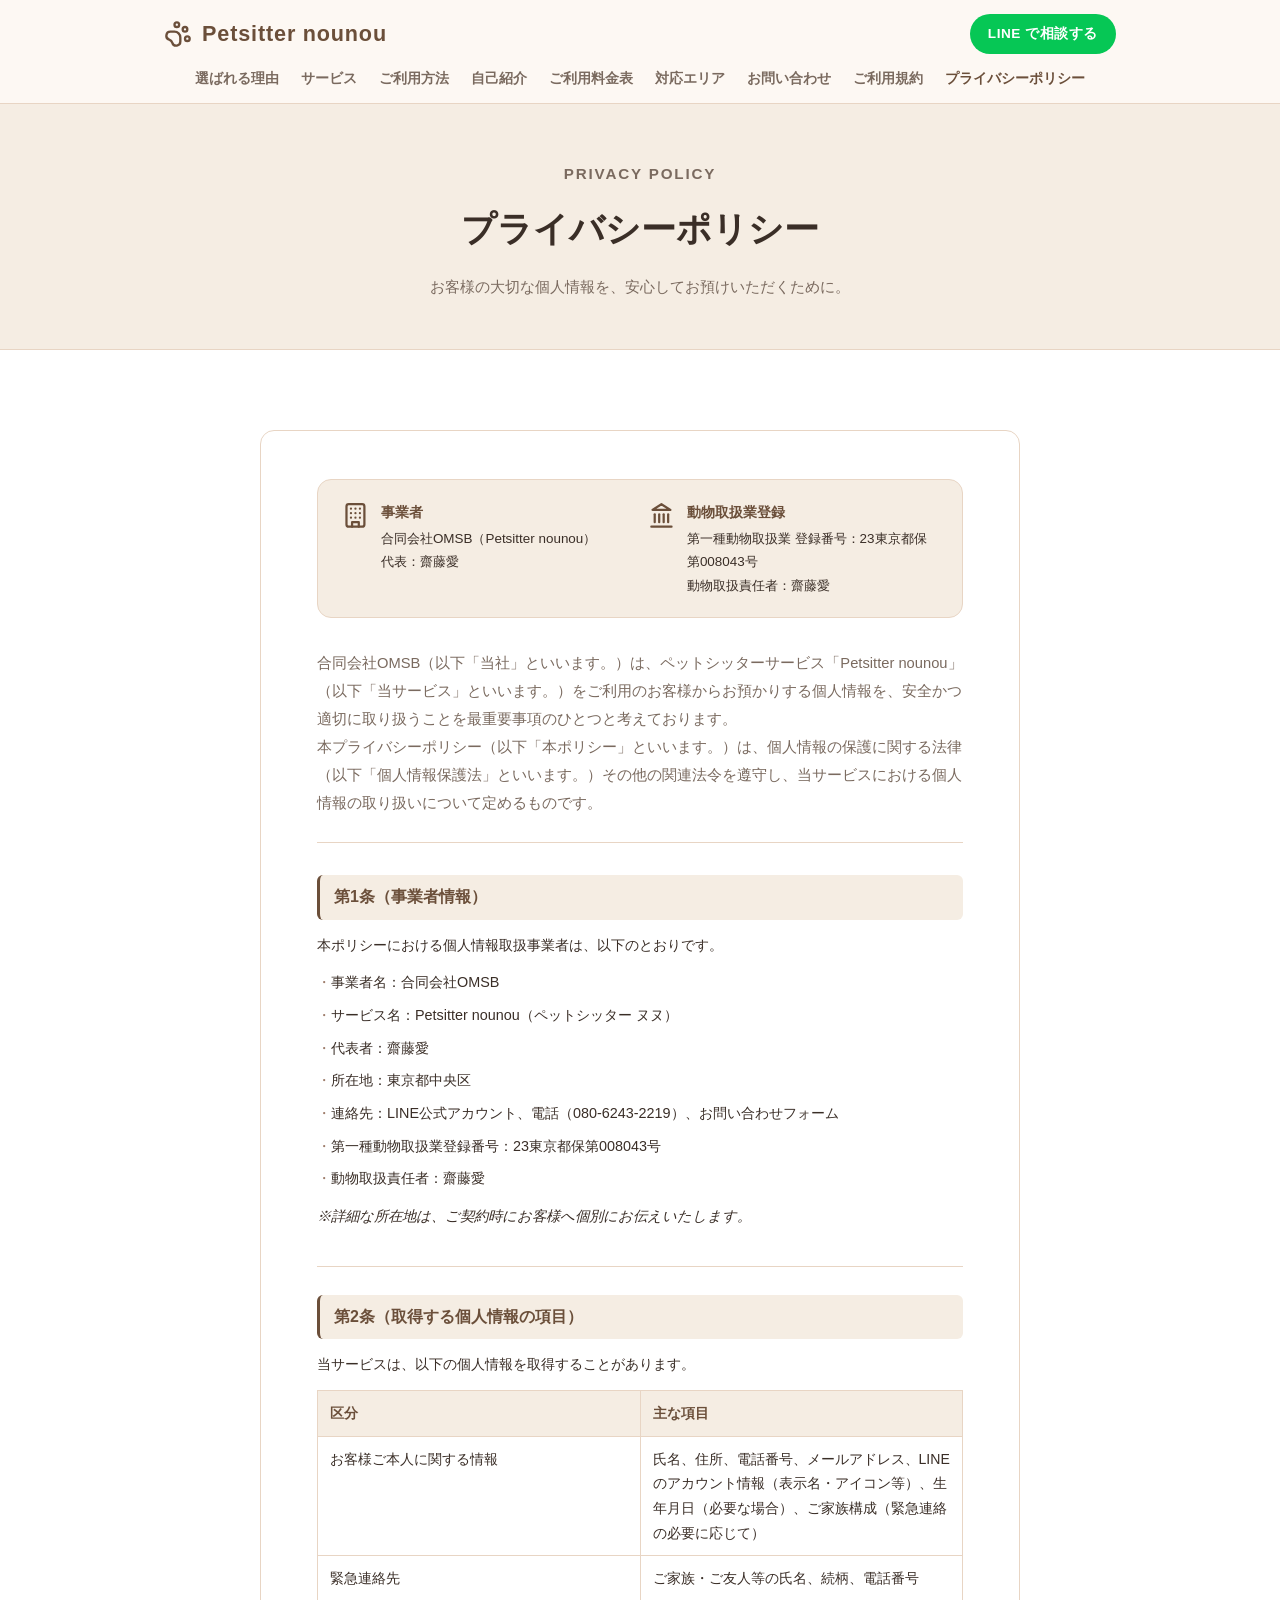
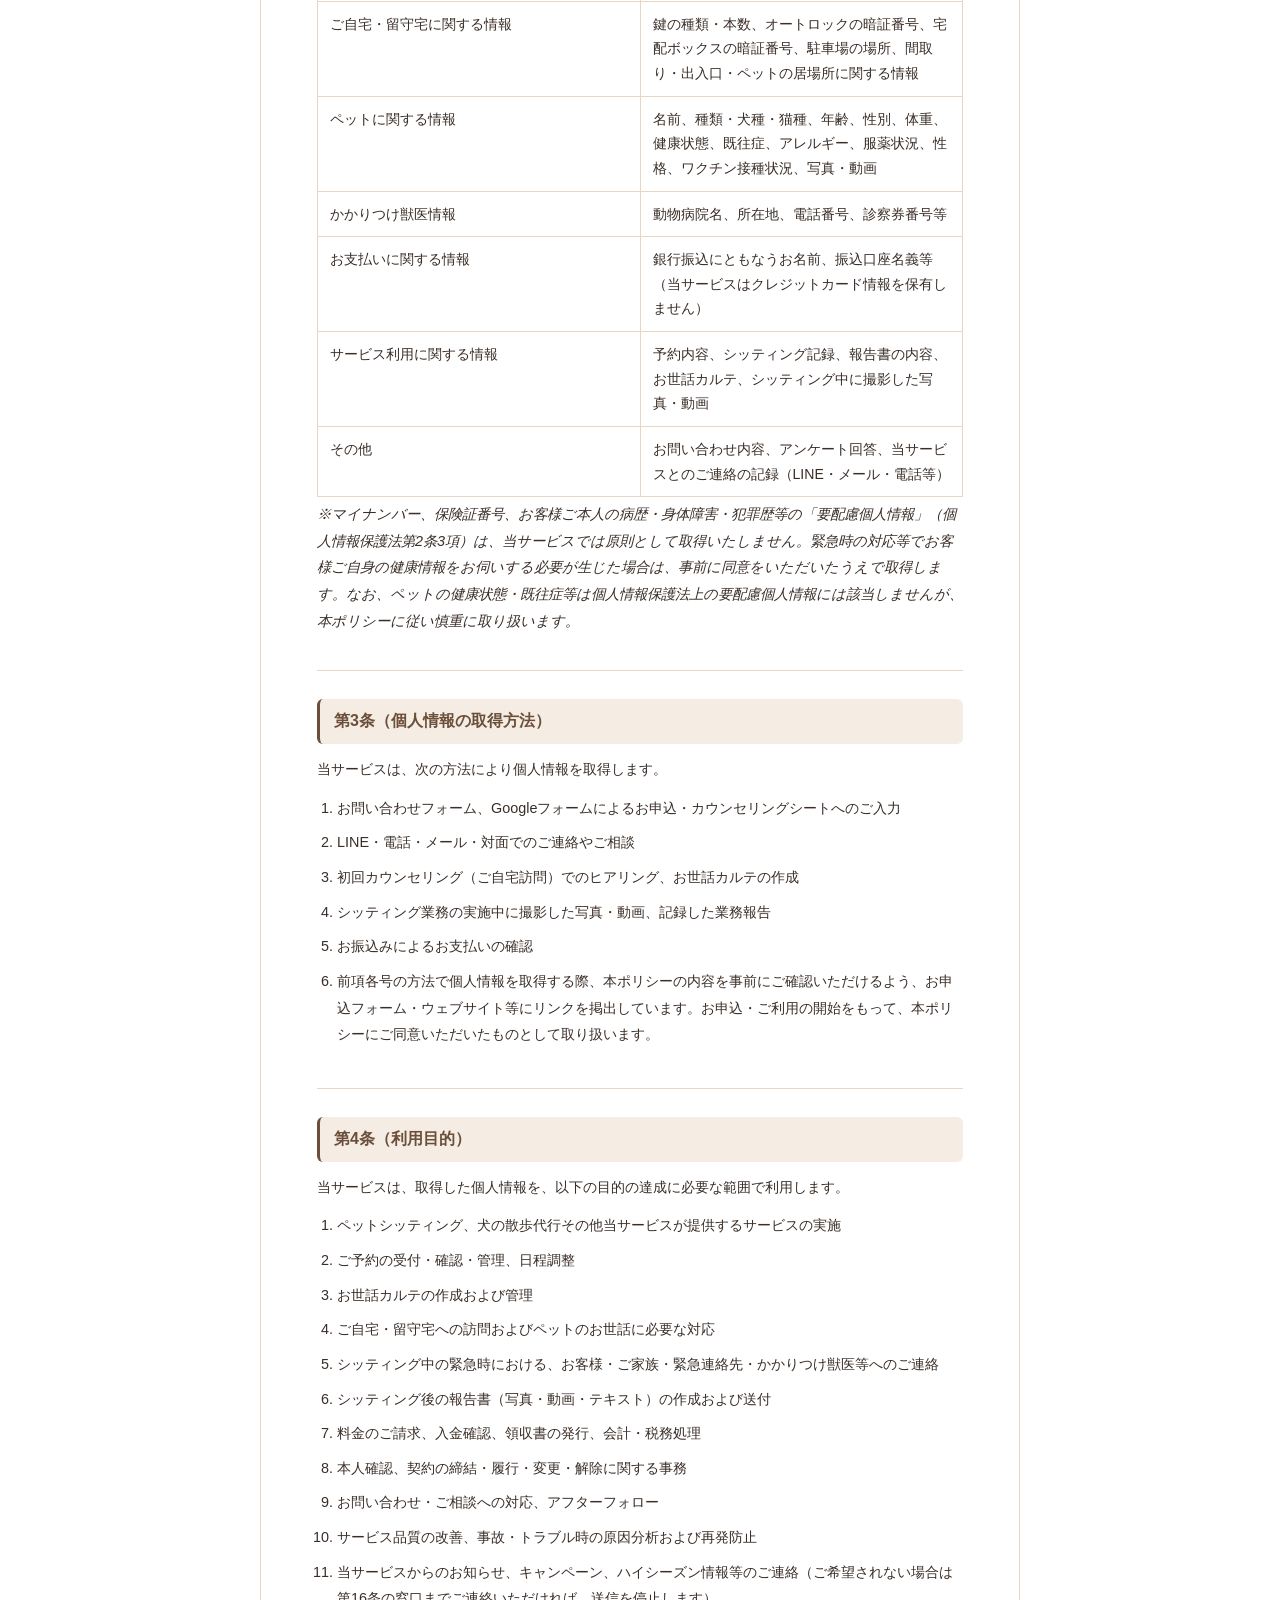
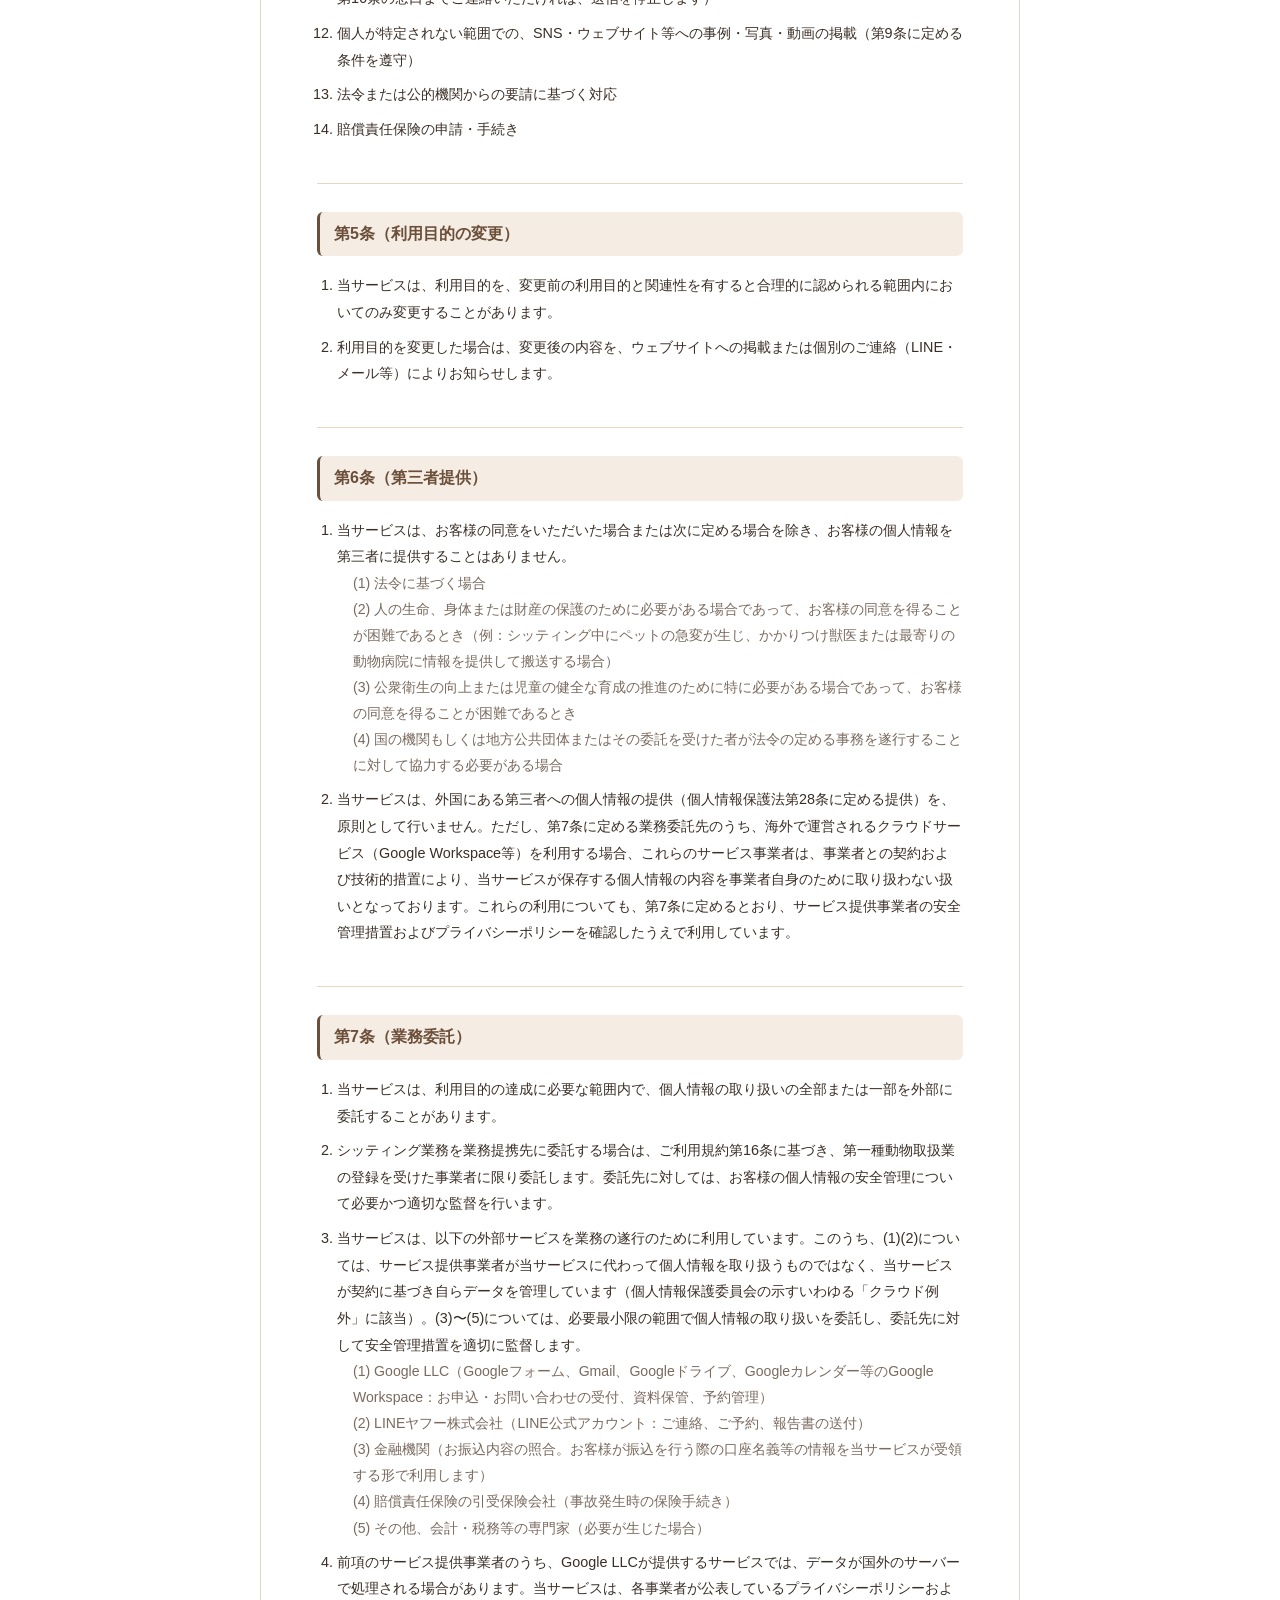
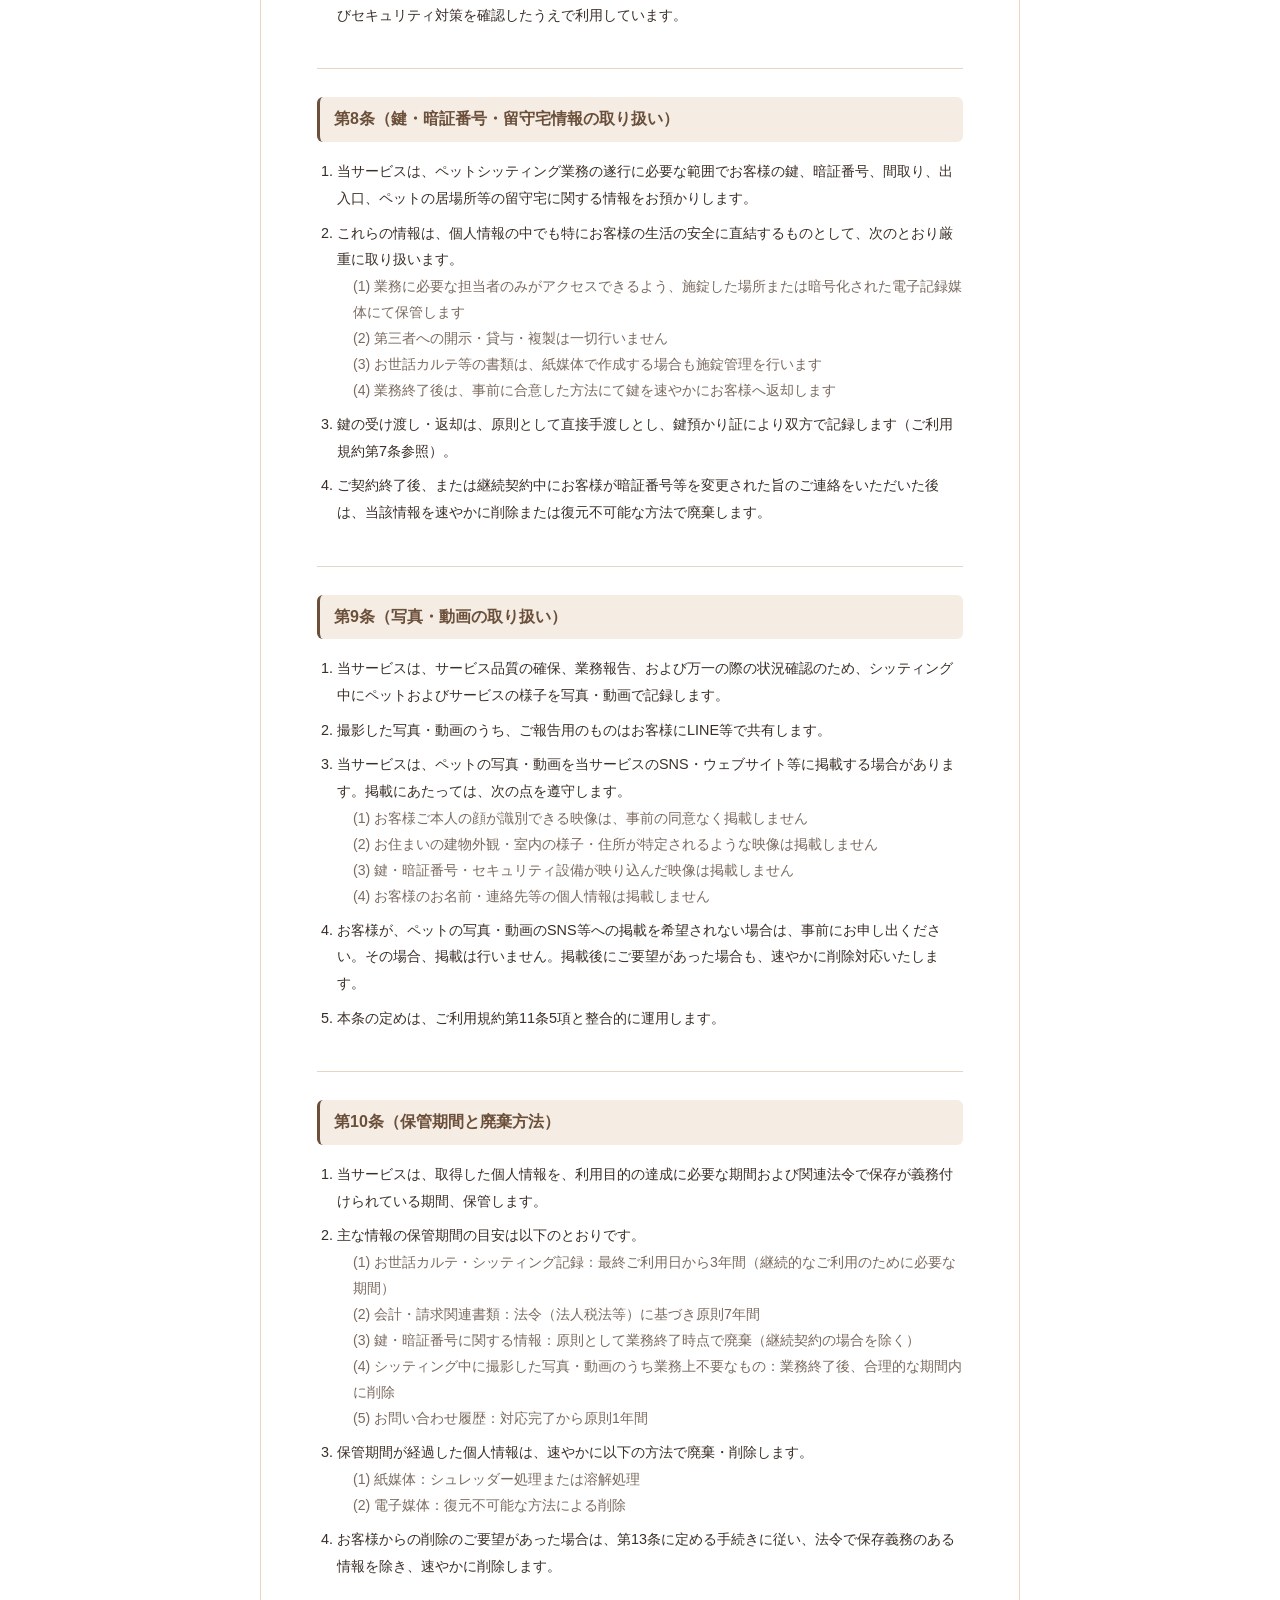
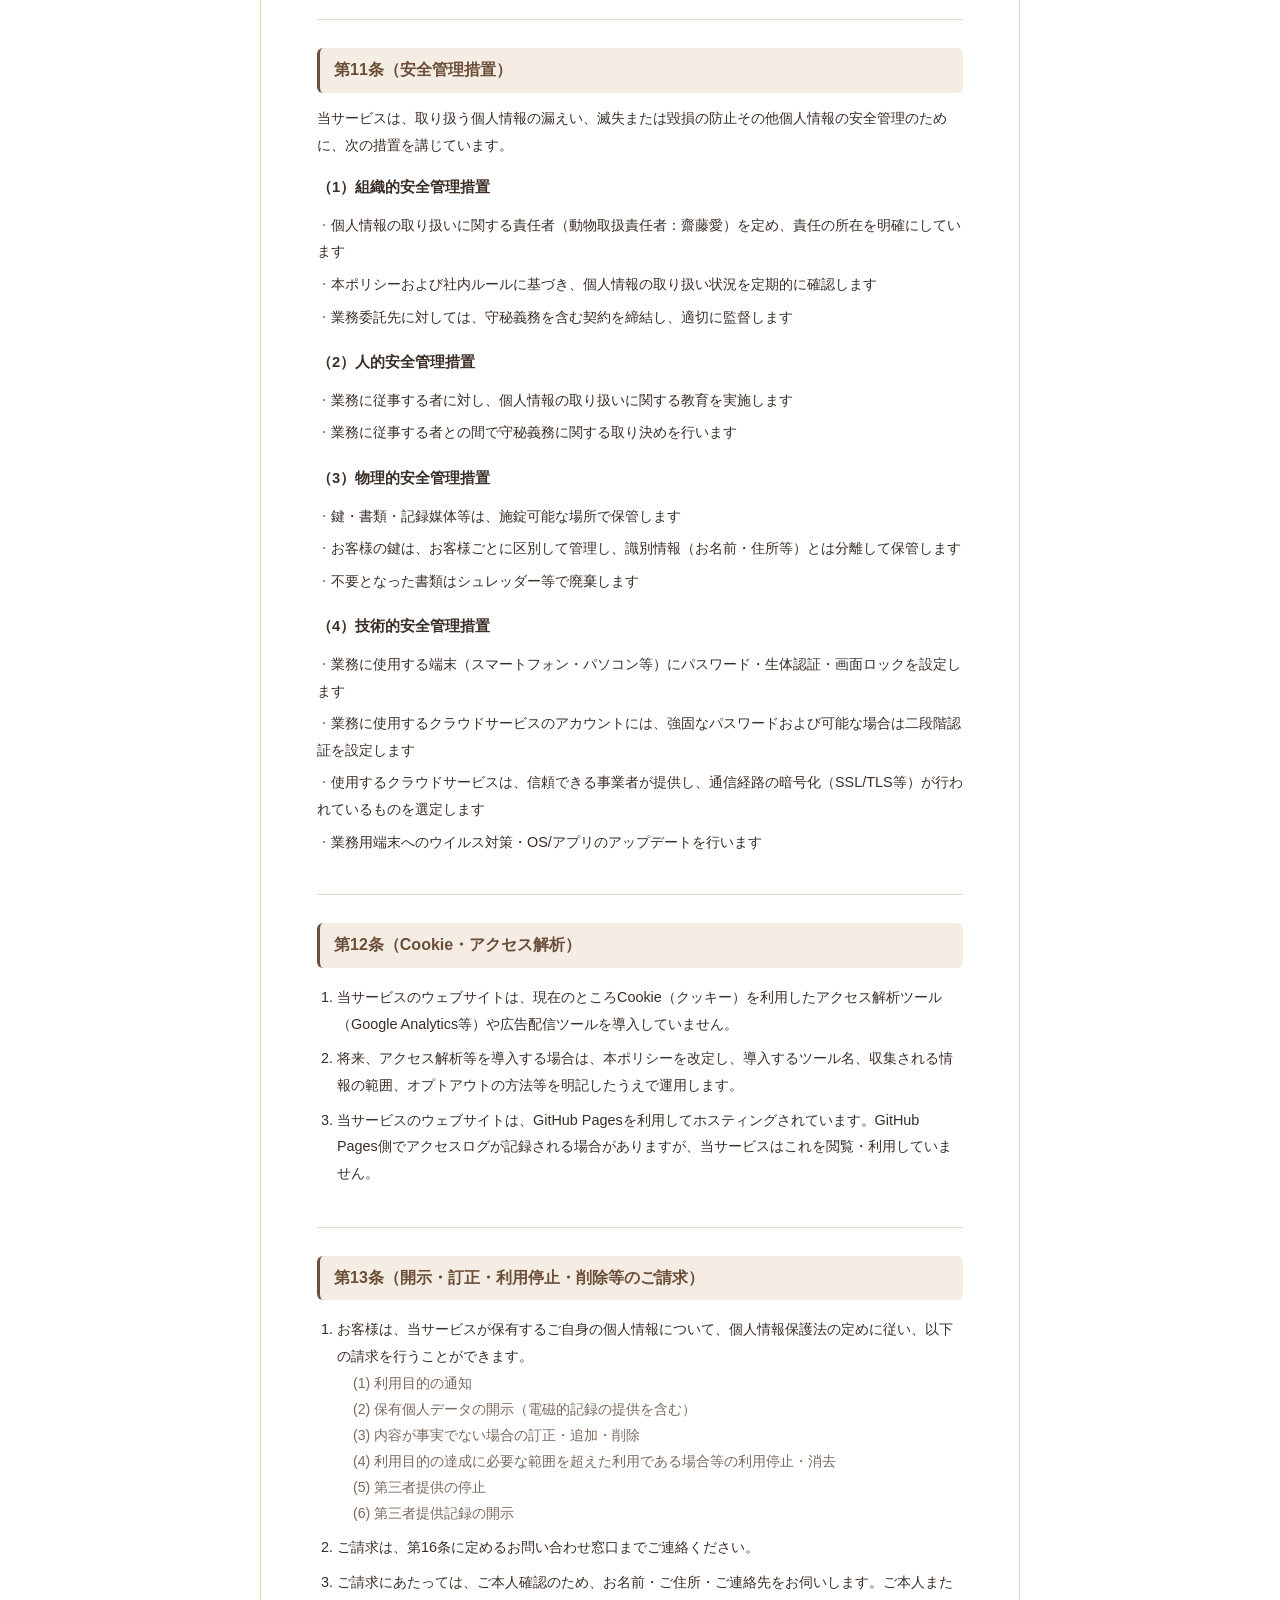
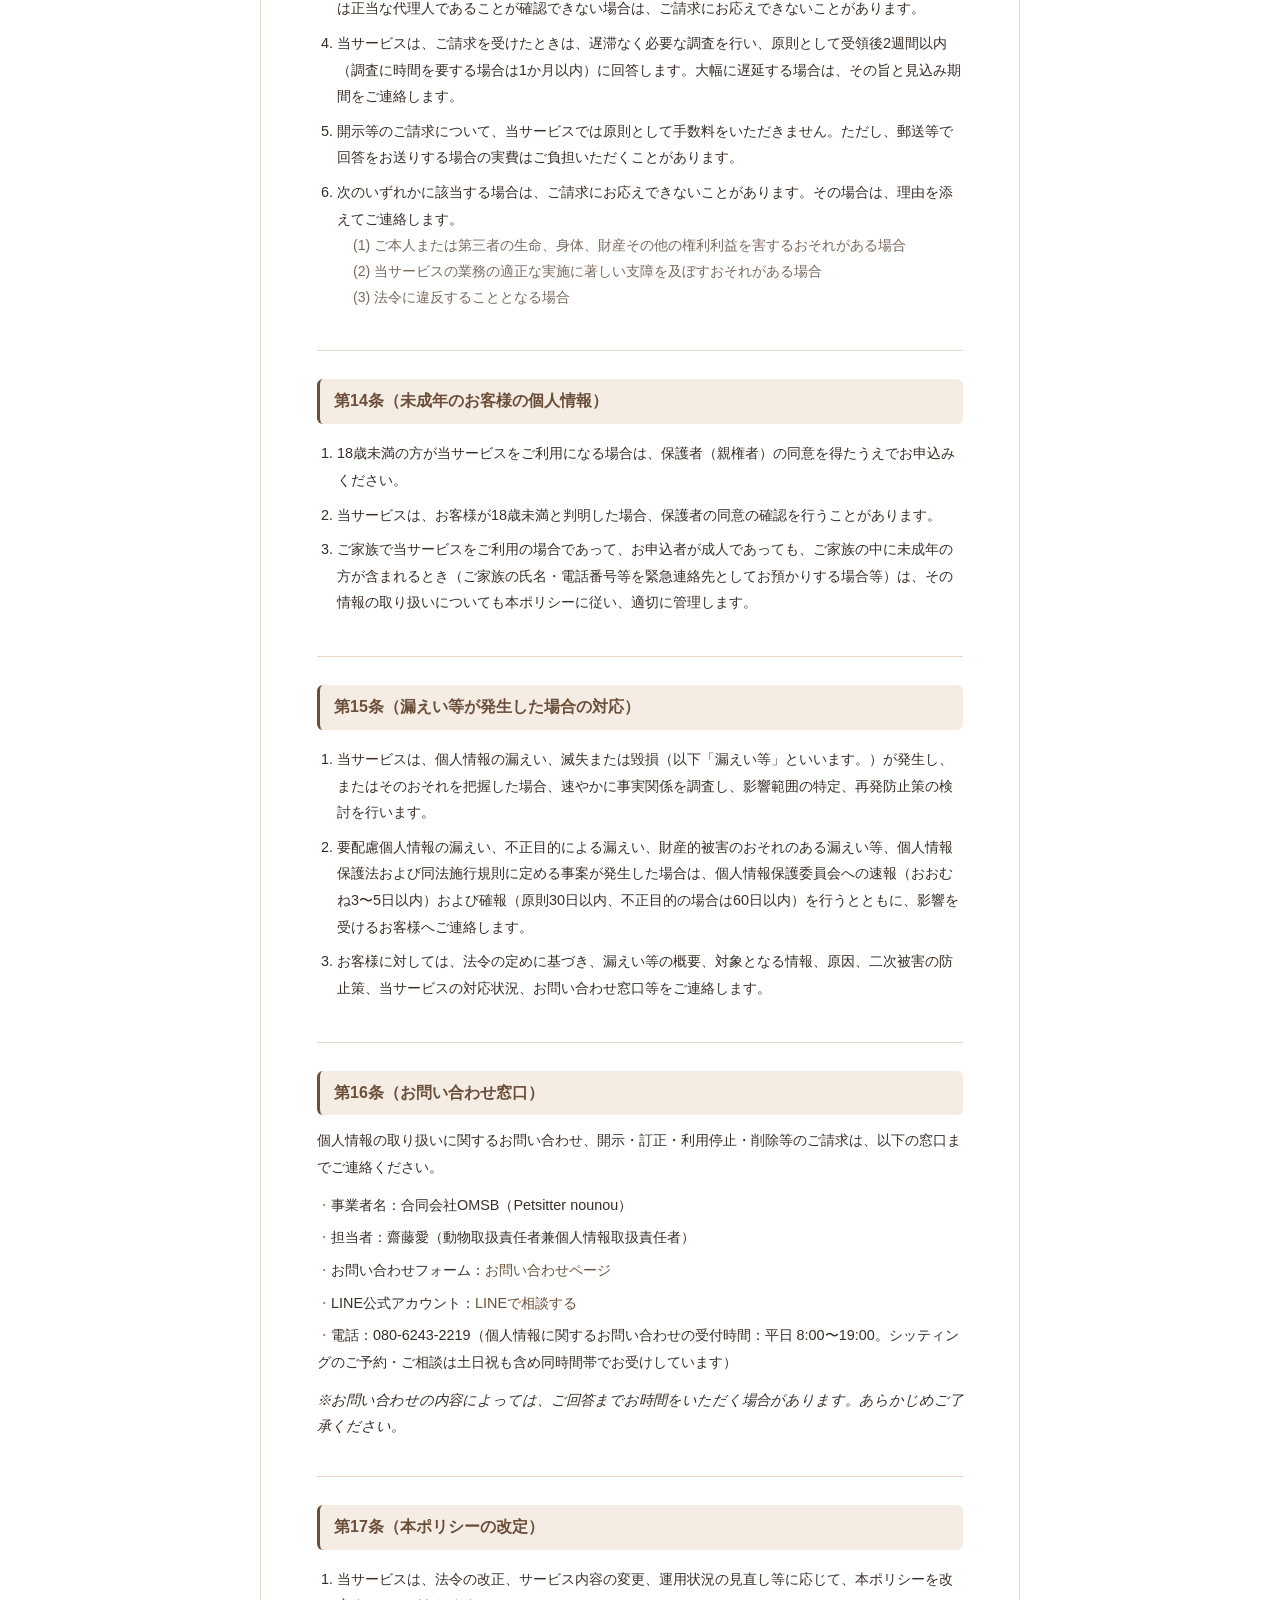
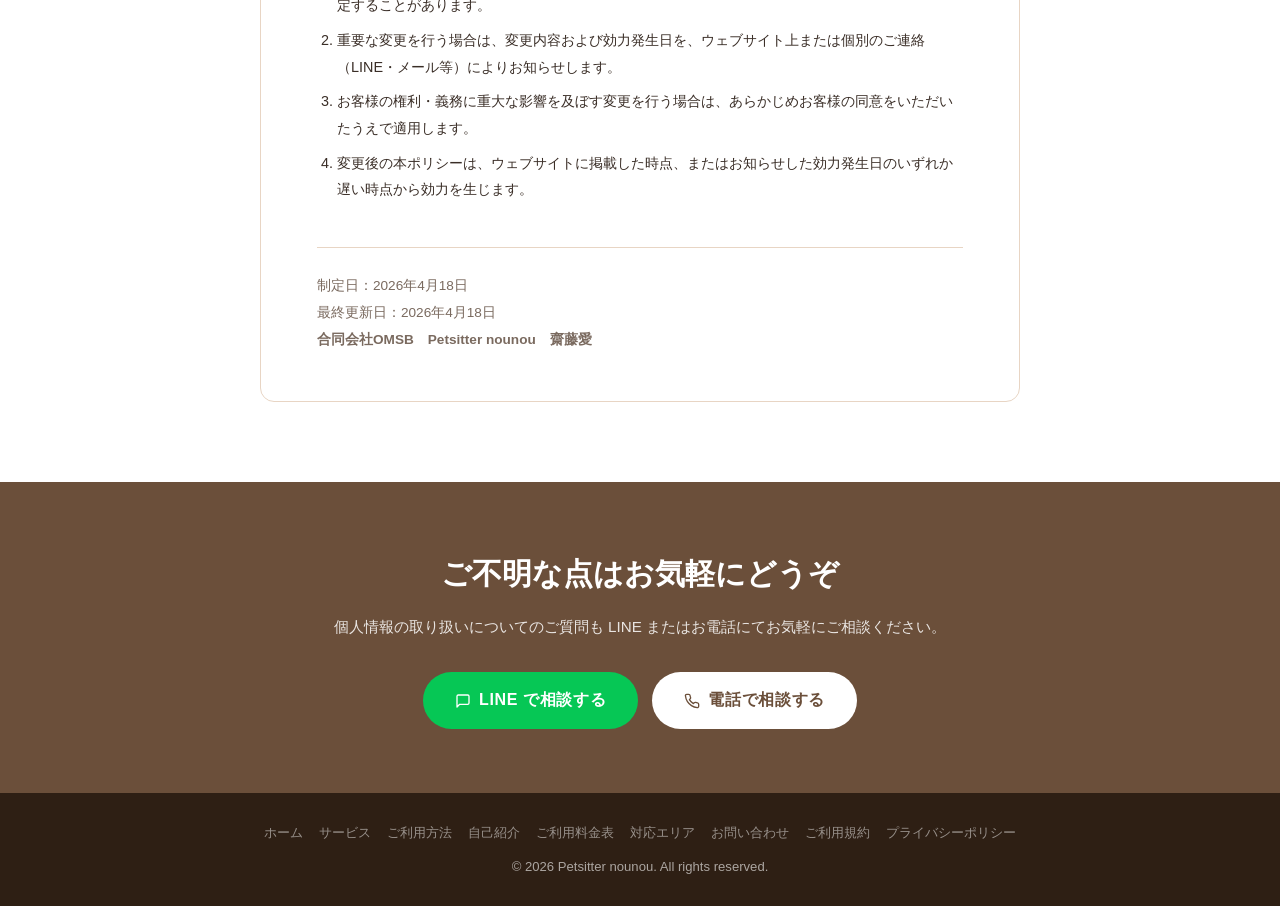
<file: privacy.html>
<!DOCTYPE html>
<html lang="ja">
<head>
  <meta charset="UTF-8">
  <meta name="viewport" content="width=device-width, initial-scale=1.0">
  <title>プライバシーポリシー | ペットシッター nounou -ヌヌ- 東京都中央区</title>
  <meta name="description" content="ペットシッターnounouのプライバシーポリシー。お預かりする個人情報・利用目的・第三者提供・安全管理措置・開示請求の窓口などについて、個人情報保護法に基づき定めています。">
  <link rel="stylesheet" href="style.css">
  <link rel="canonical" href="https://petsitter-nounou.com/privacy.html">
  <link rel="icon" type="image/svg+xml" href="images/favicon.svg">
  <!-- OGP -->
  <meta property="og:type" content="website">
  <meta property="og:site_name" content="Petsitter nounou">
  <meta property="og:title" content="プライバシーポリシー | ペットシッター nounou -ヌヌ-">
  <meta property="og:description" content="ペットシッターnounouのプライバシーポリシー。お預かりする個人情報・利用目的・第三者提供・安全管理措置・開示請求の窓口などについて、個人情報保護法に基づき定めています。">
  <meta property="og:url" content="https://petsitter-nounou.com/privacy.html">
  <meta property="og:image" content="https://petsitter-nounou.com/images/hero-bg.jpg">
  <meta name="twitter:card" content="summary_large_image">
  <style>
    .page-hero {
      background: var(--beige);
      padding: 56px 24px 48px;
      text-align: center;
      border-bottom: 1px solid var(--brown-pale);
    }
    .page-hero .section-label { margin-bottom: 8px; }
    .page-hero h1 {
      font-size: clamp(1.6rem, 4vw, 2.2rem);
      font-weight: 700;
      color: var(--text);
      margin-bottom: 12px;
    }
    .page-hero p {
      color: var(--text-muted);
      font-size: 0.95rem;
      max-width: 560px;
      margin: 0 auto;
      line-height: 1.9;
    }

    /* ===== 本文 ===== */
    .terms-section { background: var(--white); }
    .terms-inner {
      max-width: 760px;
      margin: 0 auto;
      background: var(--white);
      border: 1px solid var(--brown-pale);
      border-radius: var(--radius);
      padding: 48px 56px;
    }

    .terms-preamble {
      font-size: 0.92rem;
      color: var(--text-muted);
      line-height: 1.9;
      margin-bottom: 32px;
      padding-bottom: 24px;
      border-bottom: 1px solid var(--brown-pale);
    }

    .terms-article {
      margin-bottom: 36px;
    }
    .terms-article:last-child { margin-bottom: 0; }

    .terms-article h2 {
      font-size: 1rem;
      font-weight: 700;
      color: var(--brown);
      margin-bottom: 12px;
      padding: 8px 14px;
      background: var(--beige);
      border-radius: 6px;
      border-left: 3px solid var(--brown);
    }

    .terms-article h3 {
      font-size: 0.92rem;
      font-weight: 700;
      color: var(--text);
      margin: 16px 0 8px;
    }

    .terms-article ol {
      padding-left: 20px;
      margin: 0;
    }
    .terms-article ol li {
      font-size: 0.9rem;
      color: var(--text);
      line-height: 1.85;
      padding: 4px 0;
    }

    .terms-article p {
      font-size: 0.9rem;
      color: var(--text);
      line-height: 1.85;
      margin-bottom: 8px;
    }

    .terms-article ul {
      list-style: none;
      padding-left: 0;
      margin: 8px 0;
    }
    .terms-article ul li {
      font-size: 0.9rem;
      color: var(--text);
      line-height: 1.85;
      padding: 3px 0;
    }
    .terms-article ul li::before {
      content: '・';
      color: var(--brown-light);
    }

    .terms-article .indent {
      padding-left: 16px;
      font-size: 0.88rem;
      color: var(--text-muted);
    }

    .terms-note {
      font-size: 0.82rem;
      color: var(--text-muted);
      font-style: italic;
    }

    .terms-divider {
      border: none;
      border-top: 1px solid var(--brown-pale);
      margin: 28px 0;
    }

    .terms-footer {
      margin-top: 40px;
      padding-top: 24px;
      border-top: 1px solid var(--brown-pale);
      font-size: 0.85rem;
      color: var(--text-muted);
      line-height: 2;
    }

    /* ===== 事業者情報バッジ ===== */
    .terms-info-box {
      display: flex;
      gap: 16px;
      margin-bottom: 32px;
      padding: 20px 24px;
      background: var(--beige);
      border-radius: var(--radius);
      border: 1px solid var(--brown-pale);
      flex-wrap: wrap;
    }
    .info-badge {
      display: flex;
      align-items: flex-start;
      gap: 12px;
      flex: 1;
      min-width: 200px;
    }
    .badge-icon { font-size: 1.4rem; line-height: 1; margin-top: 2px; }
    .info-badge div { font-size: 0.84rem; color: var(--text); line-height: 1.75; }
    .info-badge strong { font-size: 0.87rem; color: var(--brown); display: block; margin-bottom: 2px; }

    /* ===== 情報項目テーブル ===== */
    .privacy-table {
      width: 100%;
      border-collapse: collapse;
      margin: 12px 0 4px;
      font-size: 0.88rem;
    }
    .privacy-table th,
    .privacy-table td {
      border: 1px solid var(--brown-pale);
      padding: 10px 12px;
      text-align: left;
      vertical-align: top;
      line-height: 1.75;
      color: var(--text);
    }
    .privacy-table th {
      background: var(--beige);
      color: var(--brown);
      font-weight: 700;
      width: 32%;
    }

    @media (max-width: 768px) {
      .terms-inner { padding: 28px 20px; }
      .terms-info-box { flex-direction: column; gap: 12px; }
      .privacy-table th,
      .privacy-table td { padding: 8px 10px; font-size: 0.85rem; }
      .privacy-table th { width: 38%; }
    }
  </style>
</head>
<body>

<!-- ===== ナビ ===== -->
<header>
  <div class="nav-inner">
    <a href="index.html" class="nav-brand"><span class="brand-icon" aria-hidden="true"><svg xmlns="http://www.w3.org/2000/svg" width="18" height="18" viewBox="0 0 24 24" fill="none" stroke="currentColor" stroke-width="2" stroke-linecap="round" stroke-linejoin="round"><circle cx="11" cy="4" r="2"/><circle cx="18" cy="8" r="2"/><circle cx="20" cy="16" r="2"/><path d="M9 10a5 5 0 0 1 5 5v3.5a3.5 3.5 0 0 1-6.84 1.045Q6.52 17.48 4.46 16.84A3.5 3.5 0 0 1 5.5 10Z"/></svg></span><span class="brand-text"><span>Petsitter</span><span>nounou</span></span></a>
    <nav>
      <ul class="nav-links" id="navLinks">
        <li><a href="index.html#features">選ばれる理由</a></li>
        <li><a href="index.html#services">サービス</a></li>
        <li><a href="how-to.html">ご利用方法</a></li>
        <li><a href="about.html">自己紹介</a></li>
        <li><a href="pricing.html">ご利用料金表</a></li>
        <li><a href="index.html#area">対応エリア</a></li>
        <li><a href="contact.html">お問い合わせ</a></li>
        <li><a href="terms.html">ご利用規約</a></li>
        <li><a href="privacy.html" style="color:var(--brown);">プライバシーポリシー</a></li>
      </ul>
    </nav>
    <div class="nav-cta">
      <a href="https://lin.ee/JWLn2HG" target="_blank" rel="noopener noreferrer" class="btn btn-line">LINE で相談する</a>
    </div>
    <button class="nav-toggle" id="navToggle" aria-label="メニューを開く" aria-expanded="false" aria-controls="navLinks">
      <span></span><span></span><span></span>
    </button>
  </div>
</header>

<!-- ===== ページヒーロー ===== -->
<div class="page-hero">
  <p class="section-label">Privacy Policy</p>
  <h1>プライバシーポリシー</h1>
  <p>お客様の大切な個人情報を、安心してお預けいただくために。</p>
</div>

<!-- ===== 本文 ===== -->
<section class="terms-section">
  <div class="container">
    <div class="terms-inner">

      <!-- 事業者情報 -->
      <div class="terms-info-box">
        <div class="info-badge">
          <span class="badge-icon"><svg xmlns="http://www.w3.org/2000/svg" width="1.2em" height="1.2em" viewBox="0 0 24 24" fill="none" stroke="currentColor" stroke-width="2" stroke-linecap="round" stroke-linejoin="round" aria-hidden="true" style="vertical-align:-0.15em;display:inline-block"><rect width="16" height="20" x="4" y="2" rx="2" ry="2"/><path d="M9 22v-4h6v4"/><path d="M8 6h.01"/><path d="M16 6h.01"/><path d="M12 6h.01"/><path d="M12 10h.01"/><path d="M12 14h.01"/><path d="M16 10h.01"/><path d="M16 14h.01"/><path d="M8 10h.01"/><path d="M8 14h.01"/></svg></span>
          <div>
            <strong>事業者</strong>
            合同会社OMSB（Petsitter nounou）<br>
            代表：齋藤愛
          </div>
        </div>
        <div class="info-badge">
          <span class="badge-icon"><svg xmlns="http://www.w3.org/2000/svg" width="1.2em" height="1.2em" viewBox="0 0 24 24" fill="none" stroke="currentColor" stroke-width="2" stroke-linecap="round" stroke-linejoin="round" aria-hidden="true" style="vertical-align:-0.15em;display:inline-block"><line x1="3" x2="21" y1="22" y2="22"/><line x1="6" x2="6" y1="18" y2="11"/><line x1="10" x2="10" y1="18" y2="11"/><line x1="14" x2="14" y1="18" y2="11"/><line x1="18" x2="18" y1="18" y2="11"/><polygon points="12 2 20 7 4 7"/></svg></span>
          <div>
            <strong>動物取扱業登録</strong>
            第一種動物取扱業 登録番号：23東京都保第008043号<br>
            動物取扱責任者：齋藤愛
          </div>
        </div>
      </div>

      <p class="terms-preamble">
        合同会社OMSB（以下「当社」といいます。）は、ペットシッターサービス「Petsitter nounou」（以下「当サービス」といいます。）をご利用のお客様からお預かりする個人情報を、安全かつ適切に取り扱うことを最重要事項のひとつと考えております。<br>
        本プライバシーポリシー（以下「本ポリシー」といいます。）は、個人情報の保護に関する法律（以下「個人情報保護法」といいます。）その他の関連法令を遵守し、当サービスにおける個人情報の取り扱いについて定めるものです。
      </p>

      <!-- 第1条 -->
      <div class="terms-article">
        <h2>第1条（事業者情報）</h2>
        <p>本ポリシーにおける個人情報取扱事業者は、以下のとおりです。</p>
        <ul>
          <li>事業者名：合同会社OMSB</li>
          <li>サービス名：Petsitter nounou（ペットシッター ヌヌ）</li>
          <li>代表者：齋藤愛</li>
          <li>所在地：東京都中央区</li>
          <li>連絡先：LINE公式アカウント、電話（080-6243-2219）、お問い合わせフォーム</li>
          <li>第一種動物取扱業登録番号：23東京都保第008043号</li>
          <li>動物取扱責任者：齋藤愛</li>
        </ul>
        <p class="terms-note">※詳細な所在地は、ご契約時にお客様へ個別にお伝えいたします。</p>
      </div>
      <hr class="terms-divider">

      <!-- 第2条 -->
      <div class="terms-article">
        <h2>第2条（取得する個人情報の項目）</h2>
        <p>当サービスは、以下の個人情報を取得することがあります。</p>
        <table class="privacy-table">
          <tr>
            <th>区分</th>
            <th>主な項目</th>
          </tr>
          <tr>
            <td>お客様ご本人に関する情報</td>
            <td>氏名、住所、電話番号、メールアドレス、LINEのアカウント情報（表示名・アイコン等）、生年月日（必要な場合）、ご家族構成（緊急連絡の必要に応じて）</td>
          </tr>
          <tr>
            <td>緊急連絡先</td>
            <td>ご家族・ご友人等の氏名、続柄、電話番号</td>
          </tr>
          <tr>
            <td>ご自宅・留守宅に関する情報</td>
            <td>鍵の種類・本数、オートロックの暗証番号、宅配ボックスの暗証番号、駐車場の場所、間取り・出入口・ペットの居場所に関する情報</td>
          </tr>
          <tr>
            <td>ペットに関する情報</td>
            <td>名前、種類・犬種・猫種、年齢、性別、体重、健康状態、既往症、アレルギー、服薬状況、性格、ワクチン接種状況、写真・動画</td>
          </tr>
          <tr>
            <td>かかりつけ獣医情報</td>
            <td>動物病院名、所在地、電話番号、診察券番号等</td>
          </tr>
          <tr>
            <td>お支払いに関する情報</td>
            <td>銀行振込にともなうお名前、振込口座名義等（当サービスはクレジットカード情報を保有しません）</td>
          </tr>
          <tr>
            <td>サービス利用に関する情報</td>
            <td>予約内容、シッティング記録、報告書の内容、お世話カルテ、シッティング中に撮影した写真・動画</td>
          </tr>
          <tr>
            <td>その他</td>
            <td>お問い合わせ内容、アンケート回答、当サービスとのご連絡の記録（LINE・メール・電話等）</td>
          </tr>
        </table>
        <p class="terms-note">※マイナンバー、保険証番号、お客様ご本人の病歴・身体障害・犯罪歴等の「要配慮個人情報」（個人情報保護法第2条3項）は、当サービスでは原則として取得いたしません。緊急時の対応等でお客様ご自身の健康情報をお伺いする必要が生じた場合は、事前に同意をいただいたうえで取得します。なお、ペットの健康状態・既往症等は個人情報保護法上の要配慮個人情報には該当しませんが、本ポリシーに従い慎重に取り扱います。</p>
      </div>
      <hr class="terms-divider">

      <!-- 第3条 -->
      <div class="terms-article">
        <h2>第3条（個人情報の取得方法）</h2>
        <p>当サービスは、次の方法により個人情報を取得します。</p>
        <ol>
          <li>お問い合わせフォーム、Googleフォームによるお申込・カウンセリングシートへのご入力</li>
          <li>LINE・電話・メール・対面でのご連絡やご相談</li>
          <li>初回カウンセリング（ご自宅訪問）でのヒアリング、お世話カルテの作成</li>
          <li>シッティング業務の実施中に撮影した写真・動画、記録した業務報告</li>
          <li>お振込みによるお支払いの確認</li>
          <li>前項各号の方法で個人情報を取得する際、本ポリシーの内容を事前にご確認いただけるよう、お申込フォーム・ウェブサイト等にリンクを掲出しています。お申込・ご利用の開始をもって、本ポリシーにご同意いただいたものとして取り扱います。</li>
        </ol>
      </div>
      <hr class="terms-divider">

      <!-- 第4条 -->
      <div class="terms-article">
        <h2>第4条（利用目的）</h2>
        <p>当サービスは、取得した個人情報を、以下の目的の達成に必要な範囲で利用します。</p>
        <ol>
          <li>ペットシッティング、犬の散歩代行その他当サービスが提供するサービスの実施</li>
          <li>ご予約の受付・確認・管理、日程調整</li>
          <li>お世話カルテの作成および管理</li>
          <li>ご自宅・留守宅への訪問およびペットのお世話に必要な対応</li>
          <li>シッティング中の緊急時における、お客様・ご家族・緊急連絡先・かかりつけ獣医等へのご連絡</li>
          <li>シッティング後の報告書（写真・動画・テキスト）の作成および送付</li>
          <li>料金のご請求、入金確認、領収書の発行、会計・税務処理</li>
          <li>本人確認、契約の締結・履行・変更・解除に関する事務</li>
          <li>お問い合わせ・ご相談への対応、アフターフォロー</li>
          <li>サービス品質の改善、事故・トラブル時の原因分析および再発防止</li>
          <li>当サービスからのお知らせ、キャンペーン、ハイシーズン情報等のご連絡（ご希望されない場合は第16条の窓口までご連絡いただければ、送信を停止します）</li>
          <li>個人が特定されない範囲での、SNS・ウェブサイト等への事例・写真・動画の掲載（第9条に定める条件を遵守）</li>
          <li>法令または公的機関からの要請に基づく対応</li>
          <li>賠償責任保険の申請・手続き</li>
        </ol>
      </div>
      <hr class="terms-divider">

      <!-- 第5条 -->
      <div class="terms-article">
        <h2>第5条（利用目的の変更）</h2>
        <ol>
          <li>当サービスは、利用目的を、変更前の利用目的と関連性を有すると合理的に認められる範囲内においてのみ変更することがあります。</li>
          <li>利用目的を変更した場合は、変更後の内容を、ウェブサイトへの掲載または個別のご連絡（LINE・メール等）によりお知らせします。</li>
        </ol>
      </div>
      <hr class="terms-divider">

      <!-- 第6条 -->
      <div class="terms-article">
        <h2>第6条（第三者提供）</h2>
        <ol>
          <li>当サービスは、お客様の同意をいただいた場合または次に定める場合を除き、お客様の個人情報を第三者に提供することはありません。
            <div class="indent">
              (1) 法令に基づく場合<br>
              (2) 人の生命、身体または財産の保護のために必要がある場合であって、お客様の同意を得ることが困難であるとき（例：シッティング中にペットの急変が生じ、かかりつけ獣医または最寄りの動物病院に情報を提供して搬送する場合）<br>
              (3) 公衆衛生の向上または児童の健全な育成の推進のために特に必要がある場合であって、お客様の同意を得ることが困難であるとき<br>
              (4) 国の機関もしくは地方公共団体またはその委託を受けた者が法令の定める事務を遂行することに対して協力する必要がある場合
            </div>
          </li>
          <li>当サービスは、外国にある第三者への個人情報の提供（個人情報保護法第28条に定める提供）を、原則として行いません。ただし、第7条に定める業務委託先のうち、海外で運営されるクラウドサービス（Google Workspace等）を利用する場合、これらのサービス事業者は、事業者との契約および技術的措置により、当サービスが保存する個人情報の内容を事業者自身のために取り扱わない扱いとなっております。これらの利用についても、第7条に定めるとおり、サービス提供事業者の安全管理措置およびプライバシーポリシーを確認したうえで利用しています。</li>
        </ol>
      </div>
      <hr class="terms-divider">

      <!-- 第7条 -->
      <div class="terms-article">
        <h2>第7条（業務委託）</h2>
        <ol>
          <li>当サービスは、利用目的の達成に必要な範囲内で、個人情報の取り扱いの全部または一部を外部に委託することがあります。</li>
          <li>シッティング業務を業務提携先に委託する場合は、ご利用規約第16条に基づき、第一種動物取扱業の登録を受けた事業者に限り委託します。委託先に対しては、お客様の個人情報の安全管理について必要かつ適切な監督を行います。</li>
          <li>当サービスは、以下の外部サービスを業務の遂行のために利用しています。このうち、(1)(2)については、サービス提供事業者が当サービスに代わって個人情報を取り扱うものではなく、当サービスが契約に基づき自らデータを管理しています（個人情報保護委員会の示すいわゆる「クラウド例外」に該当）。(3)〜(5)については、必要最小限の範囲で個人情報の取り扱いを委託し、委託先に対して安全管理措置を適切に監督します。
            <div class="indent">
              (1) Google LLC（Googleフォーム、Gmail、Googleドライブ、Googleカレンダー等のGoogle Workspace：お申込・お問い合わせの受付、資料保管、予約管理）<br>
              (2) LINEヤフー株式会社（LINE公式アカウント：ご連絡、ご予約、報告書の送付）<br>
              (3) 金融機関（お振込内容の照合。お客様が振込を行う際の口座名義等の情報を当サービスが受領する形で利用します）<br>
              (4) 賠償責任保険の引受保険会社（事故発生時の保険手続き）<br>
              (5) その他、会計・税務等の専門家（必要が生じた場合）
            </div>
          </li>
          <li>前項のサービス提供事業者のうち、Google LLCが提供するサービスでは、データが国外のサーバーで処理される場合があります。当サービスは、各事業者が公表しているプライバシーポリシーおよびセキュリティ対策を確認したうえで利用しています。</li>
        </ol>
      </div>
      <hr class="terms-divider">

      <!-- 第8条 -->
      <div class="terms-article">
        <h2>第8条（鍵・暗証番号・留守宅情報の取り扱い）</h2>
        <ol>
          <li>当サービスは、ペットシッティング業務の遂行に必要な範囲でお客様の鍵、暗証番号、間取り、出入口、ペットの居場所等の留守宅に関する情報をお預かりします。</li>
          <li>これらの情報は、個人情報の中でも特にお客様の生活の安全に直結するものとして、次のとおり厳重に取り扱います。
            <div class="indent">
              (1) 業務に必要な担当者のみがアクセスできるよう、施錠した場所または暗号化された電子記録媒体にて保管します<br>
              (2) 第三者への開示・貸与・複製は一切行いません<br>
              (3) お世話カルテ等の書類は、紙媒体で作成する場合も施錠管理を行います<br>
              (4) 業務終了後は、事前に合意した方法にて鍵を速やかにお客様へ返却します
            </div>
          </li>
          <li>鍵の受け渡し・返却は、原則として直接手渡しとし、鍵預かり証により双方で記録します（ご利用規約第7条参照）。</li>
          <li>ご契約終了後、または継続契約中にお客様が暗証番号等を変更された旨のご連絡をいただいた後は、当該情報を速やかに削除または復元不可能な方法で廃棄します。</li>
        </ol>
      </div>
      <hr class="terms-divider">

      <!-- 第9条 -->
      <div class="terms-article">
        <h2>第9条（写真・動画の取り扱い）</h2>
        <ol>
          <li>当サービスは、サービス品質の確保、業務報告、および万一の際の状況確認のため、シッティング中にペットおよびサービスの様子を写真・動画で記録します。</li>
          <li>撮影した写真・動画のうち、ご報告用のものはお客様にLINE等で共有します。</li>
          <li>当サービスは、ペットの写真・動画を当サービスのSNS・ウェブサイト等に掲載する場合があります。掲載にあたっては、次の点を遵守します。
            <div class="indent">
              (1) お客様ご本人の顔が識別できる映像は、事前の同意なく掲載しません<br>
              (2) お住まいの建物外観・室内の様子・住所が特定されるような映像は掲載しません<br>
              (3) 鍵・暗証番号・セキュリティ設備が映り込んだ映像は掲載しません<br>
              (4) お客様のお名前・連絡先等の個人情報は掲載しません
            </div>
          </li>
          <li>お客様が、ペットの写真・動画のSNS等への掲載を希望されない場合は、事前にお申し出ください。その場合、掲載は行いません。掲載後にご要望があった場合も、速やかに削除対応いたします。</li>
          <li>本条の定めは、ご利用規約第11条5項と整合的に運用します。</li>
        </ol>
      </div>
      <hr class="terms-divider">

      <!-- 第10条 -->
      <div class="terms-article">
        <h2>第10条（保管期間と廃棄方法）</h2>
        <ol>
          <li>当サービスは、取得した個人情報を、利用目的の達成に必要な期間および関連法令で保存が義務付けられている期間、保管します。</li>
          <li>主な情報の保管期間の目安は以下のとおりです。
            <div class="indent">
              (1) お世話カルテ・シッティング記録：最終ご利用日から3年間（継続的なご利用のために必要な期間）<br>
              (2) 会計・請求関連書類：法令（法人税法等）に基づき原則7年間<br>
              (3) 鍵・暗証番号に関する情報：原則として業務終了時点で廃棄（継続契約の場合を除く）<br>
              (4) シッティング中に撮影した写真・動画のうち業務上不要なもの：業務終了後、合理的な期間内に削除<br>
              (5) お問い合わせ履歴：対応完了から原則1年間
            </div>
          </li>
          <li>保管期間が経過した個人情報は、速やかに以下の方法で廃棄・削除します。
            <div class="indent">
              (1) 紙媒体：シュレッダー処理または溶解処理<br>
              (2) 電子媒体：復元不可能な方法による削除
            </div>
          </li>
          <li>お客様からの削除のご要望があった場合は、第13条に定める手続きに従い、法令で保存義務のある情報を除き、速やかに削除します。</li>
        </ol>
      </div>
      <hr class="terms-divider">

      <!-- 第11条 -->
      <div class="terms-article">
        <h2>第11条（安全管理措置）</h2>
        <p>当サービスは、取り扱う個人情報の漏えい、滅失または毀損の防止その他個人情報の安全管理のために、次の措置を講じています。</p>
        <h3>（1）組織的安全管理措置</h3>
        <ul>
          <li>個人情報の取り扱いに関する責任者（動物取扱責任者：齋藤愛）を定め、責任の所在を明確にしています</li>
          <li>本ポリシーおよび社内ルールに基づき、個人情報の取り扱い状況を定期的に確認します</li>
          <li>業務委託先に対しては、守秘義務を含む契約を締結し、適切に監督します</li>
        </ul>
        <h3>（2）人的安全管理措置</h3>
        <ul>
          <li>業務に従事する者に対し、個人情報の取り扱いに関する教育を実施します</li>
          <li>業務に従事する者との間で守秘義務に関する取り決めを行います</li>
        </ul>
        <h3>（3）物理的安全管理措置</h3>
        <ul>
          <li>鍵・書類・記録媒体等は、施錠可能な場所で保管します</li>
          <li>お客様の鍵は、お客様ごとに区別して管理し、識別情報（お名前・住所等）とは分離して保管します</li>
          <li>不要となった書類はシュレッダー等で廃棄します</li>
        </ul>
        <h3>（4）技術的安全管理措置</h3>
        <ul>
          <li>業務に使用する端末（スマートフォン・パソコン等）にパスワード・生体認証・画面ロックを設定します</li>
          <li>業務に使用するクラウドサービスのアカウントには、強固なパスワードおよび可能な場合は二段階認証を設定します</li>
          <li>使用するクラウドサービスは、信頼できる事業者が提供し、通信経路の暗号化（SSL/TLS等）が行われているものを選定します</li>
          <li>業務用端末へのウイルス対策・OS/アプリのアップデートを行います</li>
        </ul>
      </div>
      <hr class="terms-divider">

      <!-- 第12条 -->
      <div class="terms-article">
        <h2>第12条（Cookie・アクセス解析）</h2>
        <ol>
          <li>当サービスのウェブサイトは、現在のところCookie（クッキー）を利用したアクセス解析ツール（Google Analytics等）や広告配信ツールを導入していません。</li>
          <li>将来、アクセス解析等を導入する場合は、本ポリシーを改定し、導入するツール名、収集される情報の範囲、オプトアウトの方法等を明記したうえで運用します。</li>
          <li>当サービスのウェブサイトは、GitHub Pagesを利用してホスティングされています。GitHub Pages側でアクセスログが記録される場合がありますが、当サービスはこれを閲覧・利用していません。</li>
        </ol>
      </div>
      <hr class="terms-divider">

      <!-- 第13条 -->
      <div class="terms-article">
        <h2>第13条（開示・訂正・利用停止・削除等のご請求）</h2>
        <ol>
          <li>お客様は、当サービスが保有するご自身の個人情報について、個人情報保護法の定めに従い、以下の請求を行うことができます。
            <div class="indent">
              (1) 利用目的の通知<br>
              (2) 保有個人データの開示（電磁的記録の提供を含む）<br>
              (3) 内容が事実でない場合の訂正・追加・削除<br>
              (4) 利用目的の達成に必要な範囲を超えた利用である場合等の利用停止・消去<br>
              (5) 第三者提供の停止<br>
              (6) 第三者提供記録の開示
            </div>
          </li>
          <li>ご請求は、第16条に定めるお問い合わせ窓口までご連絡ください。</li>
          <li>ご請求にあたっては、ご本人確認のため、お名前・ご住所・ご連絡先をお伺いします。ご本人または正当な代理人であることが確認できない場合は、ご請求にお応えできないことがあります。</li>
          <li>当サービスは、ご請求を受けたときは、遅滞なく必要な調査を行い、原則として受領後2週間以内（調査に時間を要する場合は1か月以内）に回答します。大幅に遅延する場合は、その旨と見込み期間をご連絡します。</li>
          <li>開示等のご請求について、当サービスでは原則として手数料をいただきません。ただし、郵送等で回答をお送りする場合の実費はご負担いただくことがあります。</li>
          <li>次のいずれかに該当する場合は、ご請求にお応えできないことがあります。その場合は、理由を添えてご連絡します。
            <div class="indent">
              (1) ご本人または第三者の生命、身体、財産その他の権利利益を害するおそれがある場合<br>
              (2) 当サービスの業務の適正な実施に著しい支障を及ぼすおそれがある場合<br>
              (3) 法令に違反することとなる場合
            </div>
          </li>
        </ol>
      </div>
      <hr class="terms-divider">

      <!-- 第14条 -->
      <div class="terms-article">
        <h2>第14条（未成年のお客様の個人情報）</h2>
        <ol>
          <li>18歳未満の方が当サービスをご利用になる場合は、保護者（親権者）の同意を得たうえでお申込みください。</li>
          <li>当サービスは、お客様が18歳未満と判明した場合、保護者の同意の確認を行うことがあります。</li>
          <li>ご家族で当サービスをご利用の場合であって、お申込者が成人であっても、ご家族の中に未成年の方が含まれるとき（ご家族の氏名・電話番号等を緊急連絡先としてお預かりする場合等）は、その情報の取り扱いについても本ポリシーに従い、適切に管理します。</li>
        </ol>
      </div>
      <hr class="terms-divider">

      <!-- 第15条 -->
      <div class="terms-article">
        <h2>第15条（漏えい等が発生した場合の対応）</h2>
        <ol>
          <li>当サービスは、個人情報の漏えい、滅失または毀損（以下「漏えい等」といいます。）が発生し、またはそのおそれを把握した場合、速やかに事実関係を調査し、影響範囲の特定、再発防止策の検討を行います。</li>
          <li>要配慮個人情報の漏えい、不正目的による漏えい、財産的被害のおそれのある漏えい等、個人情報保護法および同法施行規則に定める事案が発生した場合は、個人情報保護委員会への速報（おおむね3〜5日以内）および確報（原則30日以内、不正目的の場合は60日以内）を行うとともに、影響を受けるお客様へご連絡します。</li>
          <li>お客様に対しては、法令の定めに基づき、漏えい等の概要、対象となる情報、原因、二次被害の防止策、当サービスの対応状況、お問い合わせ窓口等をご連絡します。</li>
        </ol>
      </div>
      <hr class="terms-divider">

      <!-- 第16条 -->
      <div class="terms-article">
        <h2>第16条（お問い合わせ窓口）</h2>
        <p>個人情報の取り扱いに関するお問い合わせ、開示・訂正・利用停止・削除等のご請求は、以下の窓口までご連絡ください。</p>
        <ul>
          <li>事業者名：合同会社OMSB（Petsitter nounou）</li>
          <li>担当者：齋藤愛（動物取扱責任者兼個人情報取扱責任者）</li>
          <li>お問い合わせフォーム：<a href="contact.html">お問い合わせページ</a></li>
          <li>LINE公式アカウント：<a href="https://lin.ee/JWLn2HG" target="_blank" rel="noopener noreferrer">LINEで相談する</a></li>
          <li>電話：080-6243-2219（個人情報に関するお問い合わせの受付時間：平日 8:00〜19:00。シッティングのご予約・ご相談は土日祝も含め同時間帯でお受けしています）</li>
        </ul>
        <p class="terms-note">※お問い合わせの内容によっては、ご回答までお時間をいただく場合があります。あらかじめご了承ください。</p>
      </div>
      <hr class="terms-divider">

      <!-- 第17条 -->
      <div class="terms-article">
        <h2>第17条（本ポリシーの改定）</h2>
        <ol>
          <li>当サービスは、法令の改正、サービス内容の変更、運用状況の見直し等に応じて、本ポリシーを改定することがあります。</li>
          <li>重要な変更を行う場合は、変更内容および効力発生日を、ウェブサイト上または個別のご連絡（LINE・メール等）によりお知らせします。</li>
          <li>お客様の権利・義務に重大な影響を及ぼす変更を行う場合は、あらかじめお客様の同意をいただいたうえで適用します。</li>
          <li>変更後の本ポリシーは、ウェブサイトに掲載した時点、またはお知らせした効力発生日のいずれか遅い時点から効力を生じます。</li>
        </ol>
      </div>

      <div class="terms-footer">
        制定日：2026年4月18日<br>
        最終更新日：2026年4月18日<br>
        <strong>合同会社OMSB　Petsitter nounou　齋藤愛</strong>
      </div>

    </div>
  </div>
</section>

<!-- ===== CTAバナー ===== -->
<section class="cta-banner">
  <div class="container">
    <h2>ご不明な点はお気軽にどうぞ</h2>
    <p>個人情報の取り扱いについてのご質問も LINE またはお電話にてお気軽にご相談ください。</p>
    <div class="cta-btns">
      <a href="https://lin.ee/JWLn2HG" target="_blank" rel="noopener noreferrer" class="btn btn-line"><svg xmlns="http://www.w3.org/2000/svg" width="1em" height="1em" viewBox="0 0 24 24" fill="none" stroke="currentColor" stroke-width="2" stroke-linecap="round" stroke-linejoin="round" aria-hidden="true" style="vertical-align:-0.15em;display:inline-block"><path d="M21 15a2 2 0 0 1-2 2H7l-4 4V5a2 2 0 0 1 2-2h14a2 2 0 0 1 2 2z"/></svg> LINE で相談する</a>
      <a href="tel:08062432219" class="btn btn-white"><svg xmlns="http://www.w3.org/2000/svg" width="1em" height="1em" viewBox="0 0 24 24" fill="none" stroke="currentColor" stroke-width="2" stroke-linecap="round" stroke-linejoin="round" aria-hidden="true" style="vertical-align:-0.15em;display:inline-block"><path d="M22 16.92v3a2 2 0 0 1-2.18 2 19.79 19.79 0 0 1-8.63-3.07 19.5 19.5 0 0 1-6-6 19.79 19.79 0 0 1-3.07-8.67A2 2 0 0 1 4.11 2h3a2 2 0 0 1 2 1.72 12.84 12.84 0 0 0 .7 2.81 2 2 0 0 1-.45 2.11L8.09 9.91a16 16 0 0 0 6 6l1.27-1.27a2 2 0 0 1 2.11-.45 12.84 12.84 0 0 0 2.81.7A2 2 0 0 1 22 16.92z"/></svg> 電話で相談する</a>
    </div>
  </div>
</section>

<!-- ===== モバイル固定CTA ===== -->
<div class="mobile-cta-bar">
  <a href="https://lin.ee/JWLn2HG" target="_blank" rel="noopener noreferrer" class="mcta-line">LINE で相談</a>
  <a href="tel:08062432219" class="mcta-tel">電話で相談</a>
</div>

<!-- ===== フッター ===== -->
<footer>
  <div class="footer-links">
    <a href="index.html">ホーム</a>
    <a href="index.html#services">サービス</a>
    <a href="how-to.html">ご利用方法</a>
    <a href="about.html">自己紹介</a>
    <a href="pricing.html">ご利用料金表</a>
    <a href="index.html#area">対応エリア</a>
    <a href="contact.html">お問い合わせ</a>
    <a href="terms.html">ご利用規約</a>
    <a href="privacy.html">プライバシーポリシー</a>
  </div>
  <p>© 2026 Petsitter nounou. All rights reserved.</p>
</footer>

<script>
  const toggle = document.getElementById('navToggle');
  const links  = document.getElementById('navLinks');
  toggle.addEventListener('click', () => {
    const isOpen = links.classList.toggle('open');
    toggle.setAttribute('aria-expanded', isOpen);
    toggle.setAttribute('aria-label', isOpen ? 'メニューを閉じる' : 'メニューを開く');
  });
  links.querySelectorAll('a').forEach(a => a.addEventListener('click', () => {
    links.classList.remove('open');
    toggle.setAttribute('aria-expanded', 'false');
    toggle.setAttribute('aria-label', 'メニューを開く');
  }));
</script>

</body>
</html>
</file>
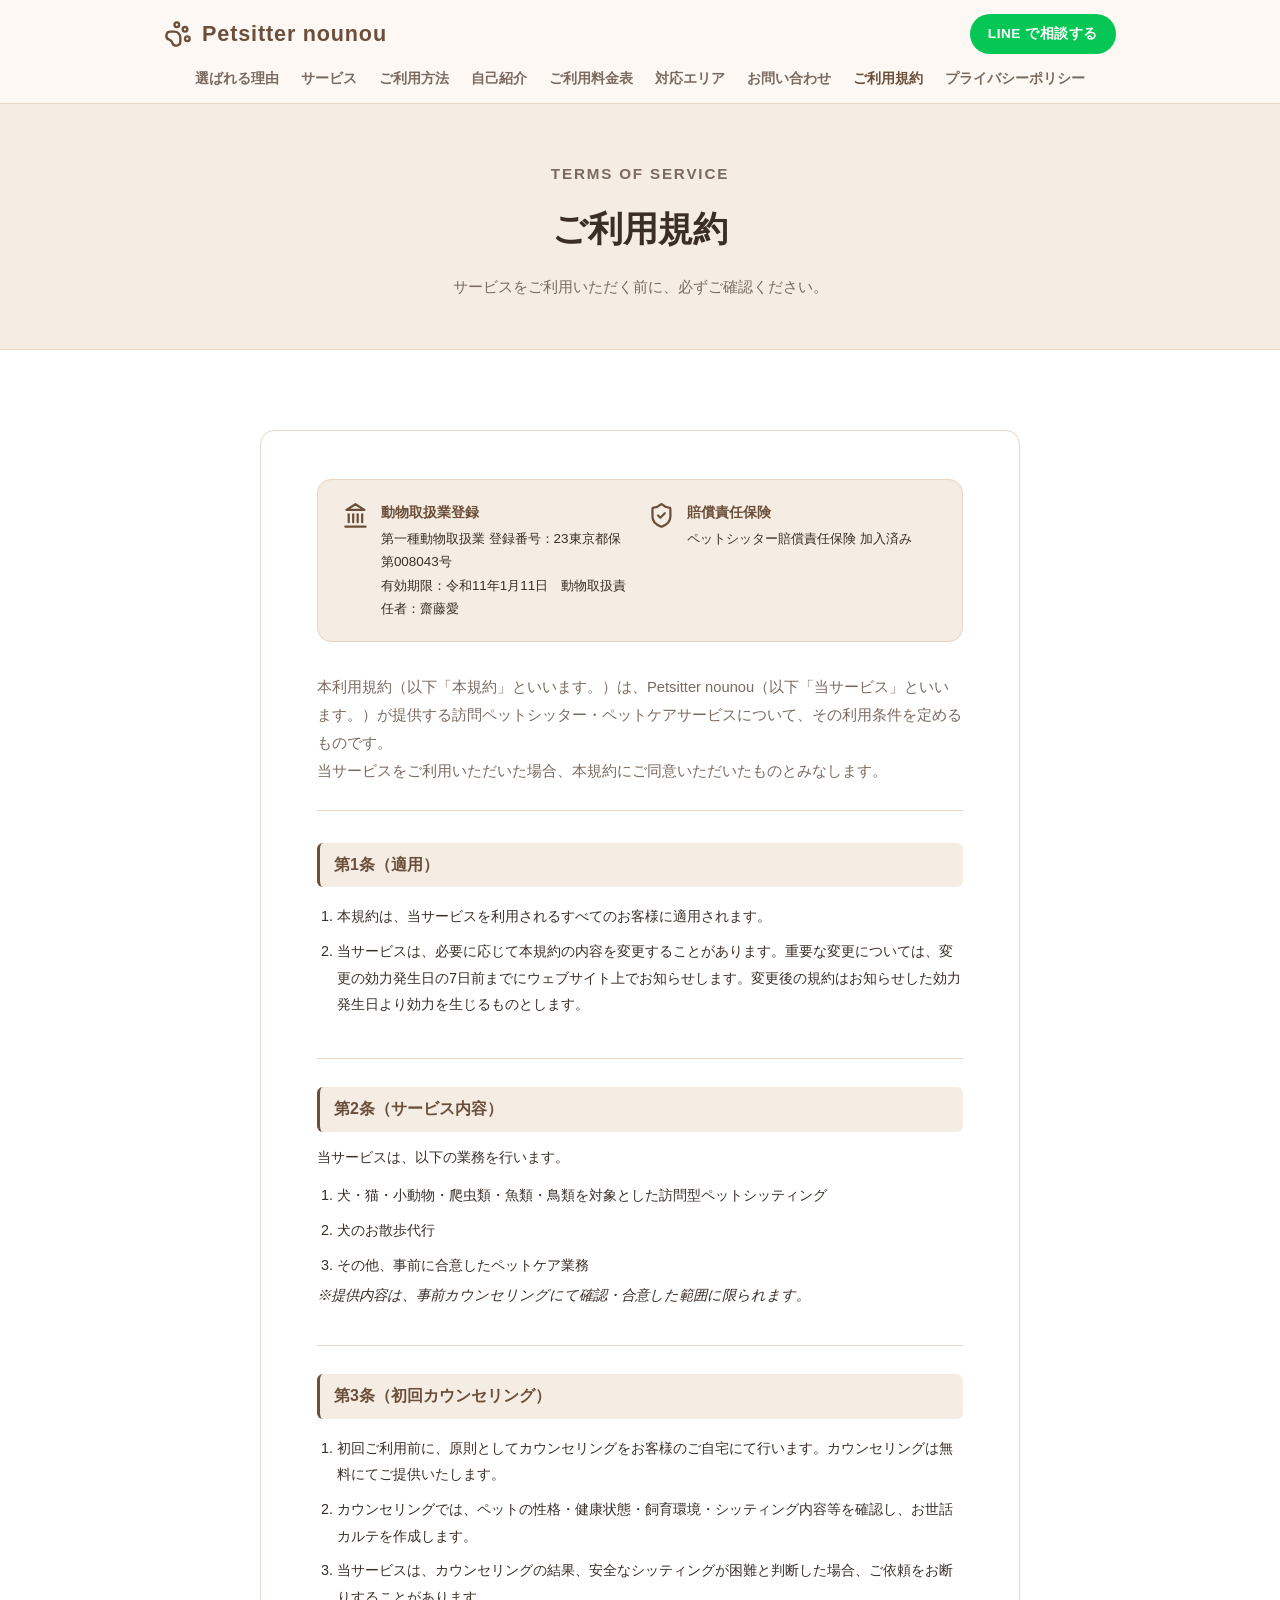
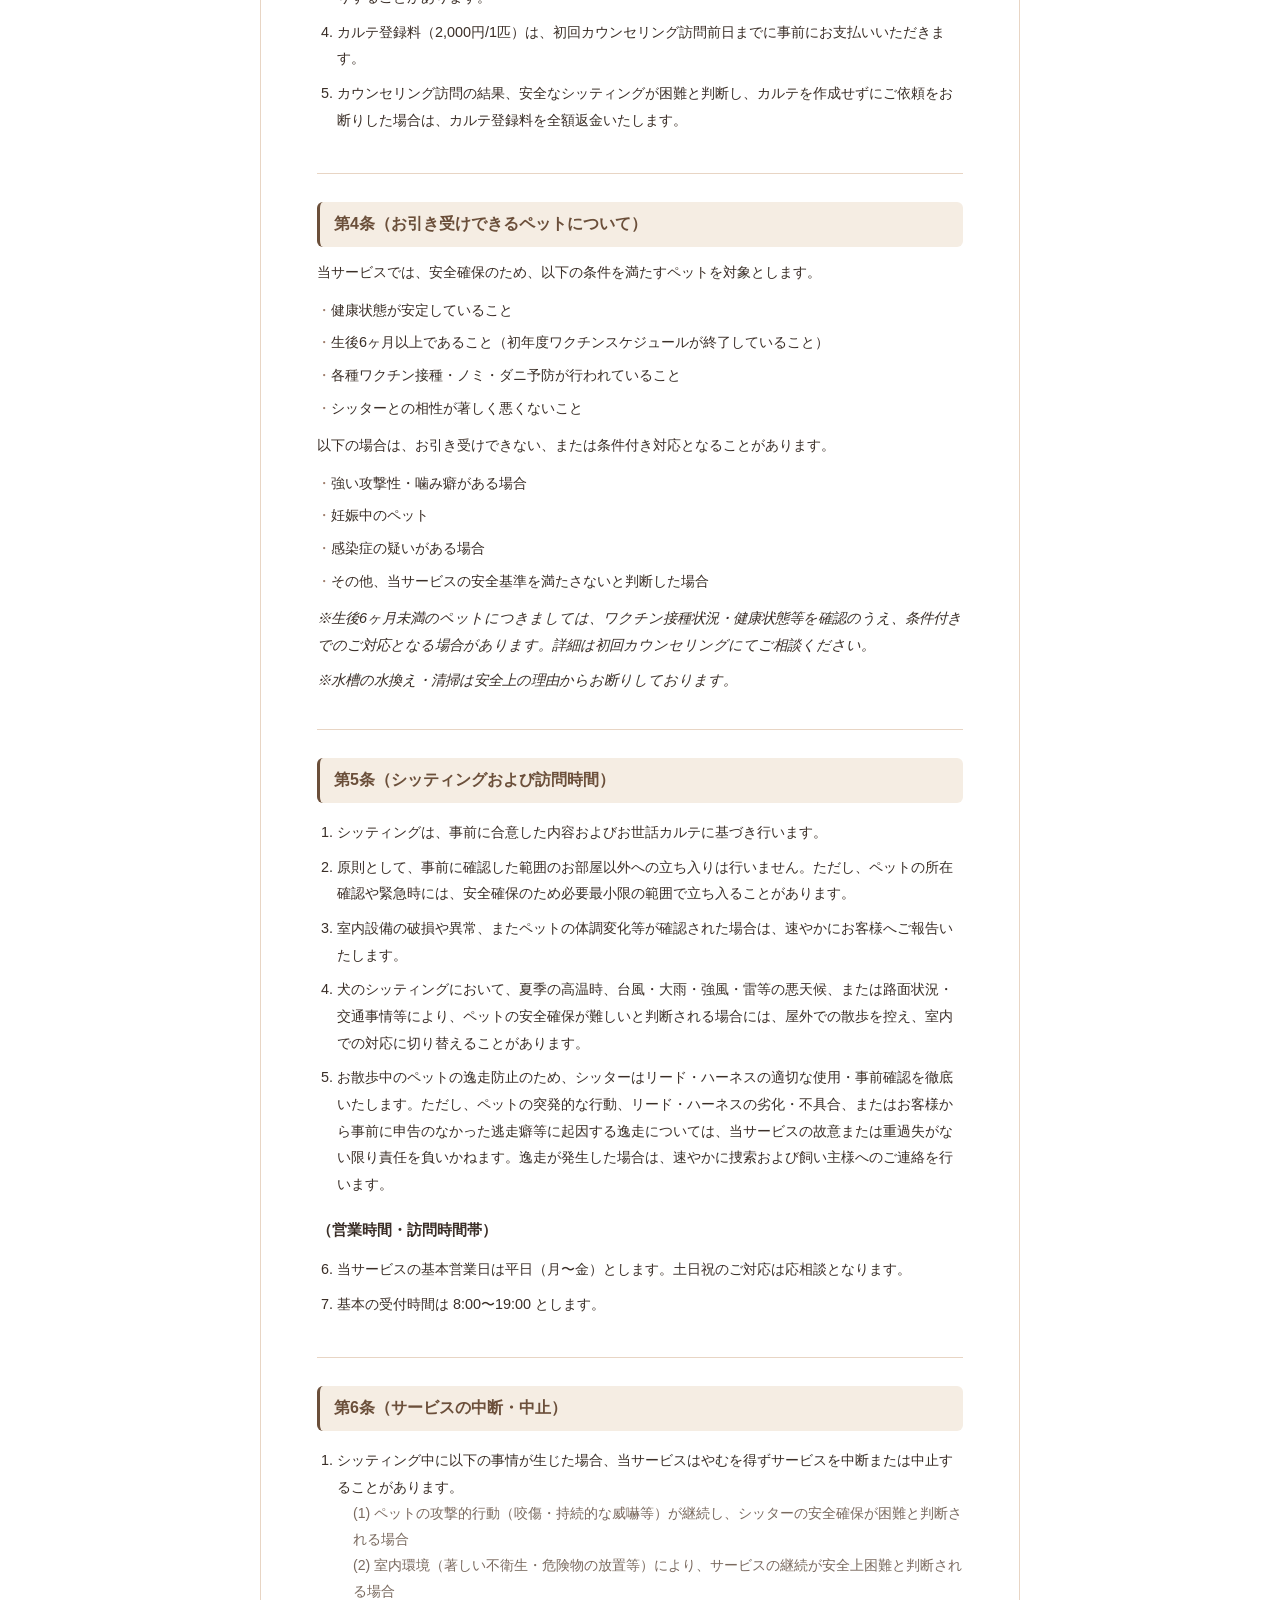
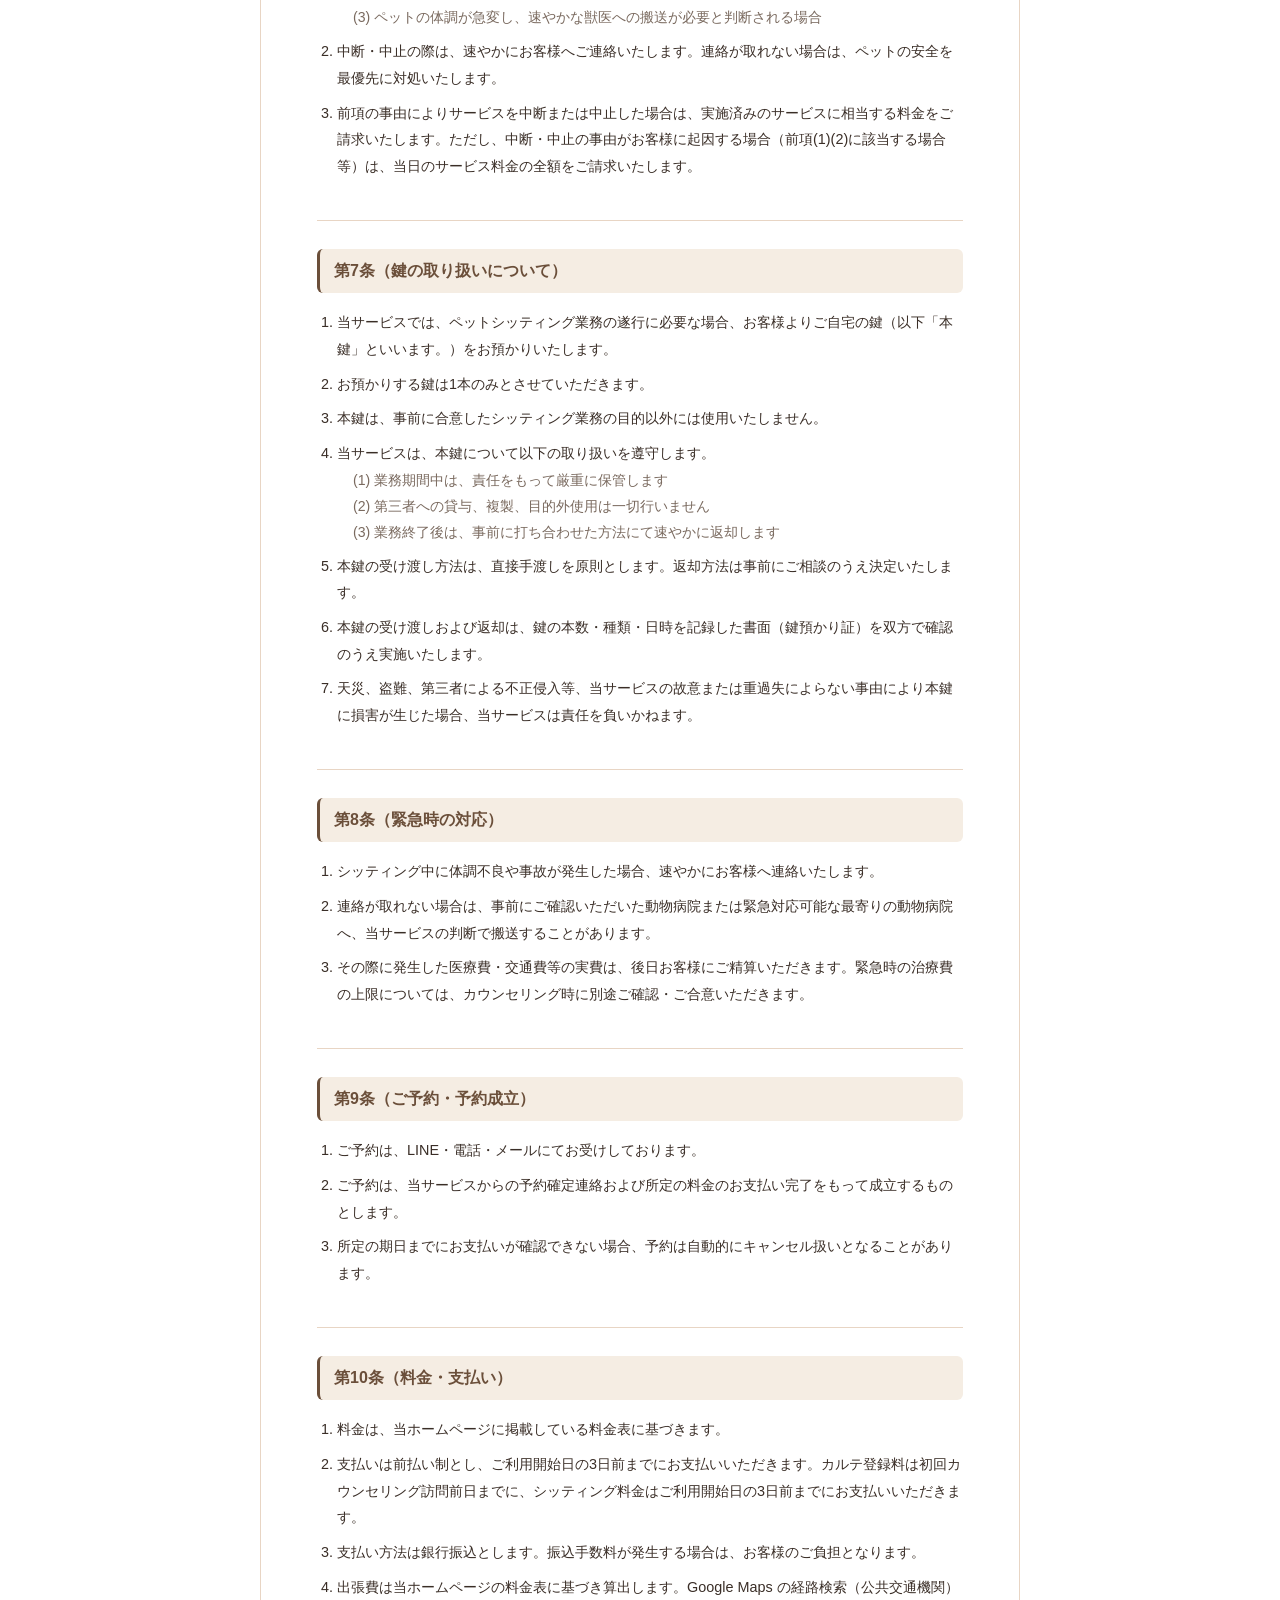
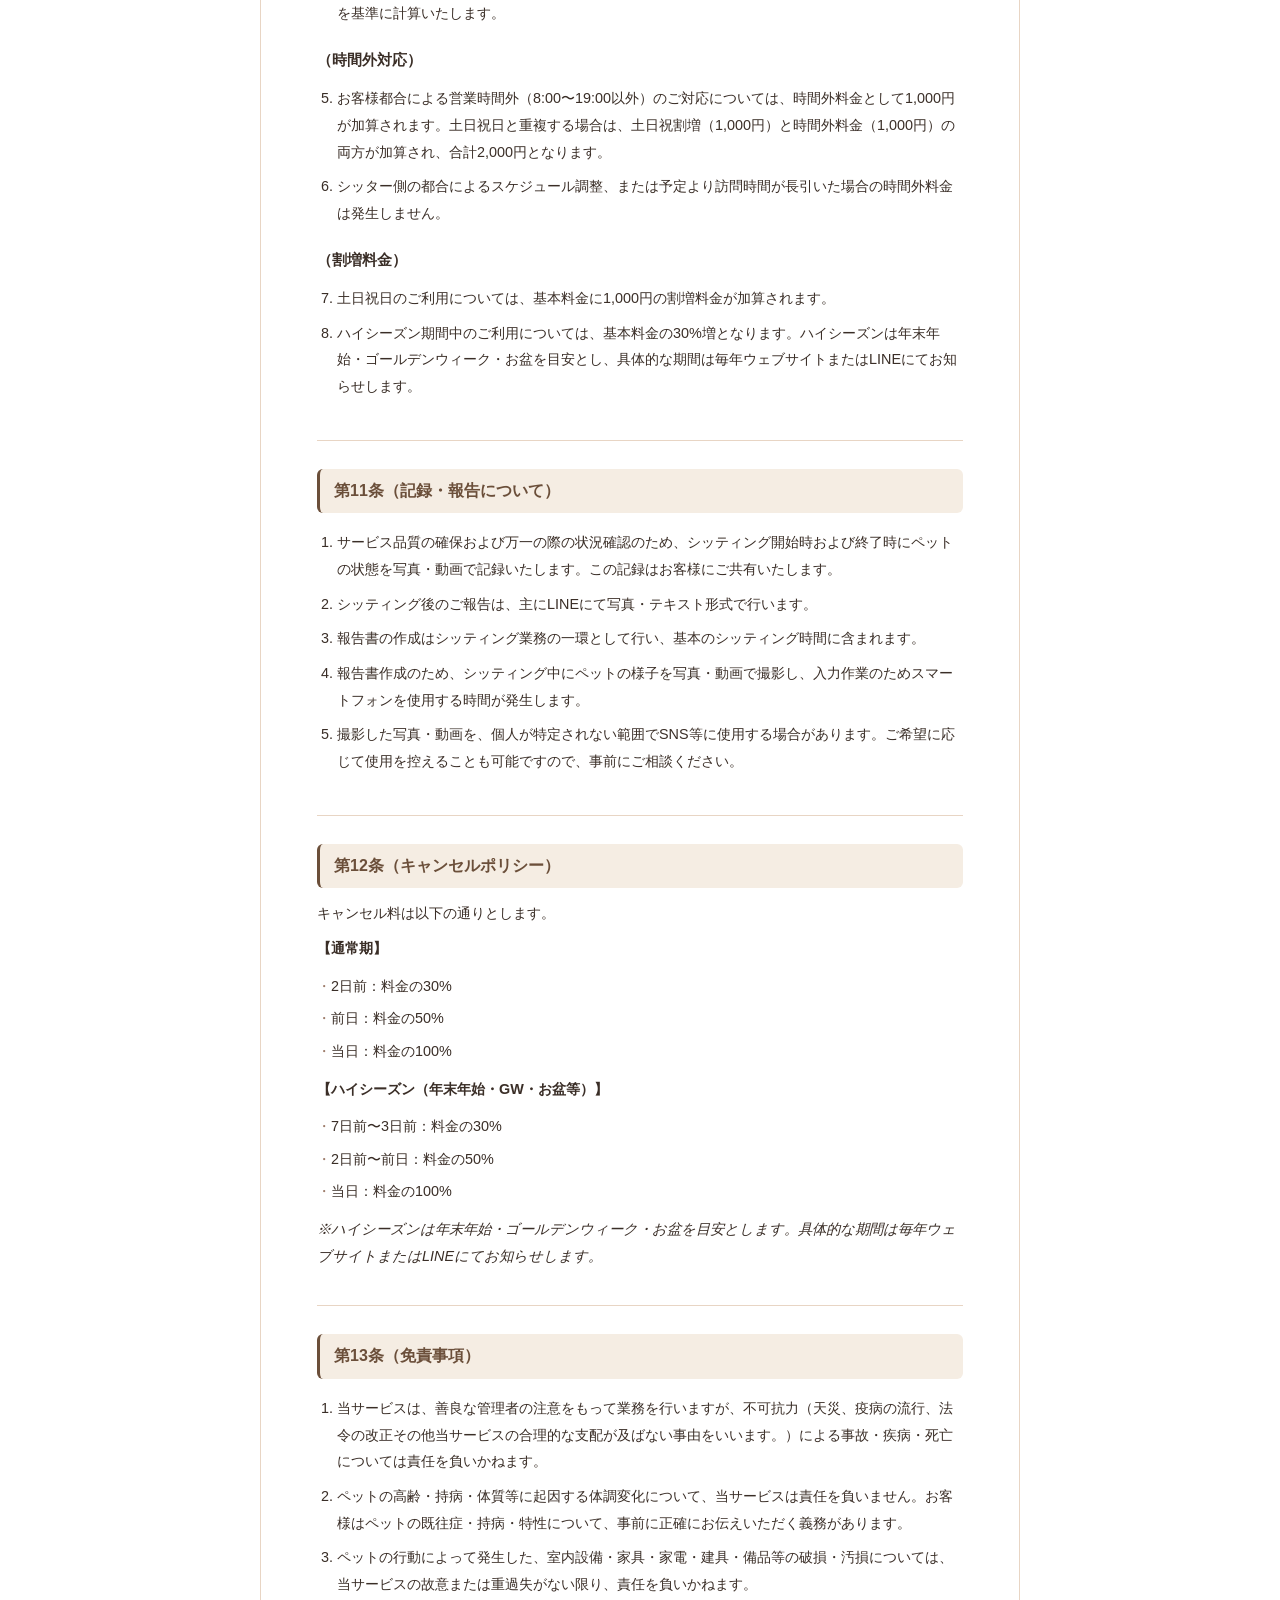
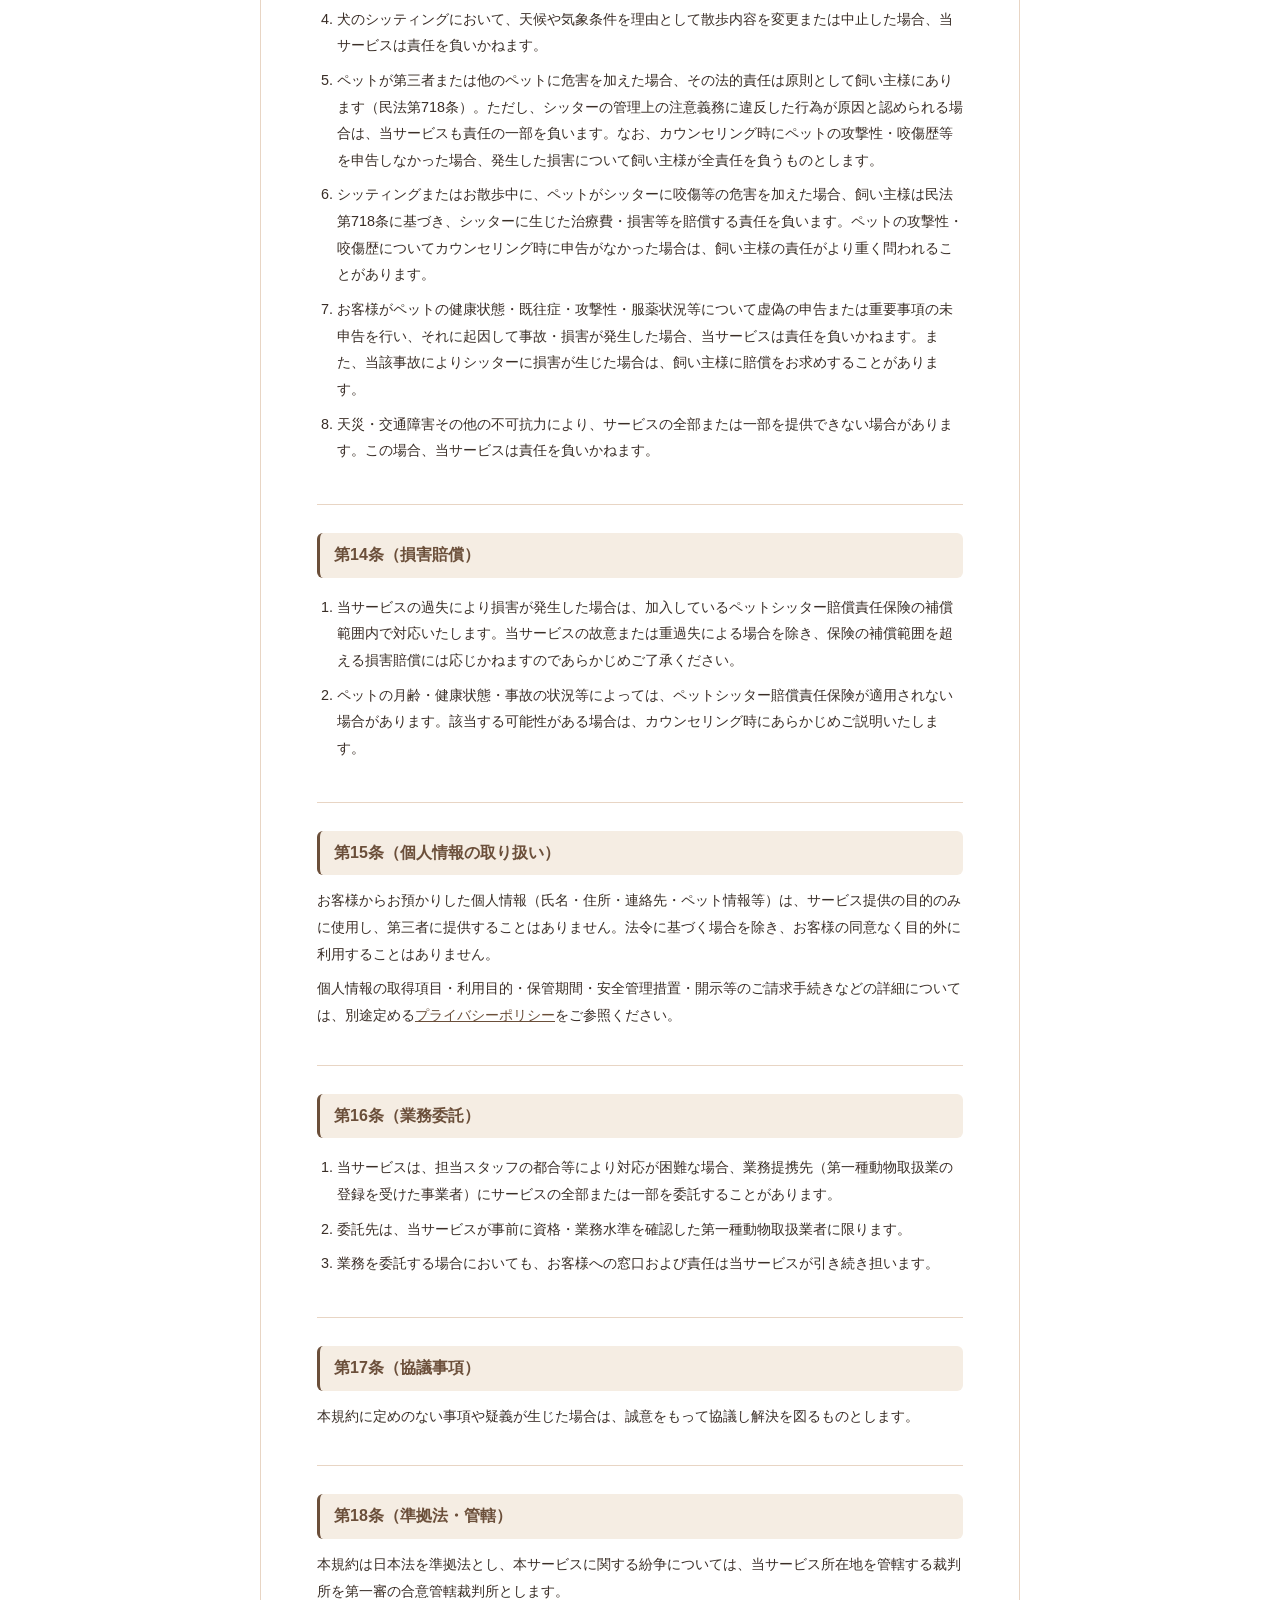
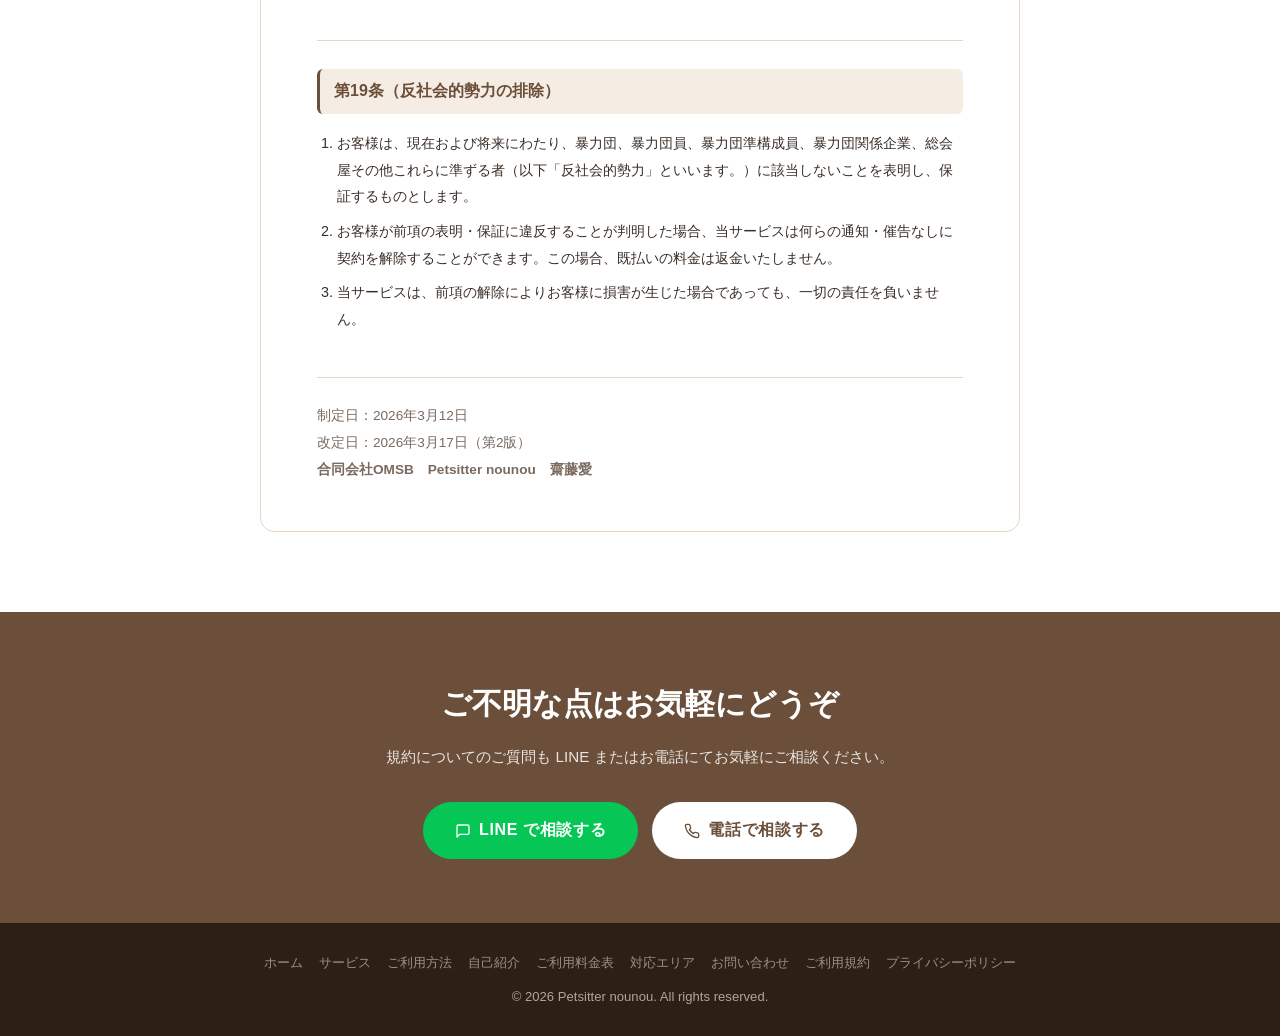
<file: terms.html>
<!DOCTYPE html>
<html lang="ja">
<head>
  <meta charset="UTF-8">
  <meta name="viewport" content="width=device-width, initial-scale=1.0">
  <title>ご利用規約 | ペットシッター nounou -ヌヌ- 東京都中央区</title>
  <meta name="description" content="ペットシッターnounouのご利用規約。予約・お支払い・キャンセルポリシー・鍵の取り扱い・緊急時の対応等について定めています。ご利用前に必ずご確認ください。">
  <link rel="stylesheet" href="style.css">
  <link rel="canonical" href="https://petsitter-nounou.com/terms.html">
  <link rel="icon" type="image/svg+xml" href="images/favicon.svg">
  <!-- OGP -->
  <meta property="og:type" content="website">
  <meta property="og:site_name" content="Petsitter nounou">
  <meta property="og:title" content="ご利用規約 | ペットシッター nounou -ヌヌ-">
  <meta property="og:description" content="ペットシッターnounouのご利用規約。予約・お支払い・キャンセルポリシー・鍵の取り扱い・緊急時の対応等について定めています。ご利用前に必ずご確認ください。">
  <meta property="og:url" content="https://petsitter-nounou.com/terms.html">
  <meta property="og:image" content="https://petsitter-nounou.com/images/hero-bg.jpg">
  <meta name="twitter:card" content="summary_large_image">
  <style>
    .page-hero {
      background: var(--beige);
      padding: 56px 24px 48px;
      text-align: center;
      border-bottom: 1px solid var(--brown-pale);
    }
    .page-hero .section-label { margin-bottom: 8px; }
    .page-hero h1 {
      font-size: clamp(1.6rem, 4vw, 2.2rem);
      font-weight: 700;
      color: var(--text);
      margin-bottom: 12px;
    }
    .page-hero p {
      color: var(--text-muted);
      font-size: 0.95rem;
      max-width: 560px;
      margin: 0 auto;
      line-height: 1.9;
    }

    /* ===== 規約本文 ===== */
    .terms-section { background: var(--white); }
    .terms-inner {
      max-width: 760px;
      margin: 0 auto;
      background: var(--white);
      border: 1px solid var(--brown-pale);
      border-radius: var(--radius);
      padding: 48px 56px;
    }

    .terms-preamble {
      font-size: 0.92rem;
      color: var(--text-muted);
      line-height: 1.9;
      margin-bottom: 32px;
      padding-bottom: 24px;
      border-bottom: 1px solid var(--brown-pale);
    }

    .terms-article {
      margin-bottom: 36px;
    }
    .terms-article:last-child { margin-bottom: 0; }

    .terms-article h2 {
      font-size: 1rem;
      font-weight: 700;
      color: var(--brown);
      margin-bottom: 12px;
      padding: 8px 14px;
      background: var(--beige);
      border-radius: 6px;
      border-left: 3px solid var(--brown);
    }

    .terms-article h3 {
      font-size: 0.92rem;
      font-weight: 700;
      color: var(--text);
      margin: 16px 0 8px;
    }

    .terms-article ol {
      padding-left: 20px;
      margin: 0;
    }
    .terms-article ol li {
      font-size: 0.9rem;
      color: var(--text);
      line-height: 1.85;
      padding: 4px 0;
    }

    .terms-article p {
      font-size: 0.9rem;
      color: var(--text);
      line-height: 1.85;
      margin-bottom: 8px;
    }

    .terms-article ul {
      list-style: none;
      padding-left: 0;
      margin: 8px 0;
    }
    .terms-article ul li {
      font-size: 0.9rem;
      color: var(--text);
      line-height: 1.85;
      padding: 3px 0;
    }
    .terms-article ul li::before {
      content: '・';
      color: var(--brown-light);
    }

    .terms-article .indent {
      padding-left: 16px;
      font-size: 0.88rem;
      color: var(--text-muted);
    }

    .terms-note {
      font-size: 0.82rem;
      color: var(--text-muted);
      font-style: italic;
    }

    .terms-divider {
      border: none;
      border-top: 1px solid var(--brown-pale);
      margin: 28px 0;
    }

    .terms-footer {
      margin-top: 40px;
      padding-top: 24px;
      border-top: 1px solid var(--brown-pale);
      font-size: 0.85rem;
      color: var(--text-muted);
      line-height: 2;
    }

    /* ===== 事業者情報バッジ ===== */
    .terms-info-box {
      display: flex;
      gap: 16px;
      margin-bottom: 32px;
      padding: 20px 24px;
      background: var(--beige);
      border-radius: var(--radius);
      border: 1px solid var(--brown-pale);
      flex-wrap: wrap;
    }
    .info-badge {
      display: flex;
      align-items: flex-start;
      gap: 12px;
      flex: 1;
      min-width: 200px;
    }
    .badge-icon { font-size: 1.4rem; line-height: 1; margin-top: 2px; }
    .info-badge div { font-size: 0.84rem; color: var(--text); line-height: 1.75; }
    .info-badge strong { font-size: 0.87rem; color: var(--brown); display: block; margin-bottom: 2px; }

    @media (max-width: 768px) {
      .terms-inner { padding: 28px 20px; }
      .terms-info-box { flex-direction: column; gap: 12px; }
    }
  </style>
</head>
<body>

<!-- ===== ナビ ===== -->
<header>
  <div class="nav-inner">
    <a href="index.html" class="nav-brand"><span class="brand-icon" aria-hidden="true"><svg xmlns="http://www.w3.org/2000/svg" width="18" height="18" viewBox="0 0 24 24" fill="none" stroke="currentColor" stroke-width="2" stroke-linecap="round" stroke-linejoin="round"><circle cx="11" cy="4" r="2"/><circle cx="18" cy="8" r="2"/><circle cx="20" cy="16" r="2"/><path d="M9 10a5 5 0 0 1 5 5v3.5a3.5 3.5 0 0 1-6.84 1.045Q6.52 17.48 4.46 16.84A3.5 3.5 0 0 1 5.5 10Z"/></svg></span><span class="brand-text"><span>Petsitter</span><span>nounou</span></span></a>
    <nav>
      <ul class="nav-links" id="navLinks">
        <li><a href="index.html#features">選ばれる理由</a></li>
        <li><a href="index.html#services">サービス</a></li>
        <li><a href="how-to.html">ご利用方法</a></li>
        <li><a href="about.html">自己紹介</a></li>
        <li><a href="pricing.html">ご利用料金表</a></li>
        <li><a href="index.html#area">対応エリア</a></li>
        <li><a href="contact.html">お問い合わせ</a></li>
        <li><a href="terms.html" style="color:var(--brown);">ご利用規約</a></li>
        <li><a href="privacy.html">プライバシーポリシー</a></li>
      </ul>
    </nav>
    <div class="nav-cta">
      <a href="https://lin.ee/JWLn2HG" target="_blank" rel="noopener noreferrer" class="btn btn-line">LINE で相談する</a>
    </div>
    <button class="nav-toggle" id="navToggle" aria-label="メニューを開く" aria-expanded="false" aria-controls="navLinks">
      <span></span><span></span><span></span>
    </button>
  </div>
</header>

<!-- ===== ページヒーロー ===== -->
<div class="page-hero">
  <p class="section-label">Terms of Service</p>
  <h1>ご利用規約</h1>
  <p>サービスをご利用いただく前に、必ずご確認ください。</p>
</div>

<!-- ===== 規約本文 ===== -->
<section class="terms-section">
  <div class="container">
    <div class="terms-inner">

      <!-- 事業者情報 -->
      <div class="terms-info-box">
        <div class="info-badge">
          <span class="badge-icon"><svg xmlns="http://www.w3.org/2000/svg" width="1.2em" height="1.2em" viewBox="0 0 24 24" fill="none" stroke="currentColor" stroke-width="2" stroke-linecap="round" stroke-linejoin="round" aria-hidden="true" style="vertical-align:-0.15em;display:inline-block"><line x1="3" x2="21" y1="22" y2="22"/><line x1="6" x2="6" y1="18" y2="11"/><line x1="10" x2="10" y1="18" y2="11"/><line x1="14" x2="14" y1="18" y2="11"/><line x1="18" x2="18" y1="18" y2="11"/><polygon points="12 2 20 7 4 7"/></svg></span>
          <div>
            <strong>動物取扱業登録</strong>
            第一種動物取扱業 登録番号：23東京都保第008043号<br>
            有効期限：令和11年1月11日　動物取扱責任者：齋藤愛
          </div>
        </div>
        <div class="info-badge">
          <span class="badge-icon"><svg xmlns="http://www.w3.org/2000/svg" width="1.2em" height="1.2em" viewBox="0 0 24 24" fill="none" stroke="currentColor" stroke-width="2" stroke-linecap="round" stroke-linejoin="round" aria-hidden="true" style="vertical-align:-0.15em;display:inline-block"><path d="M20 13c0 5-3.5 7.5-7.66 8.95a1 1 0 0 1-.67-.01C7.5 20.5 4 18 4 13V6a1 1 0 0 1 1-1c2 0 4.5-1.2 6.24-2.72a1.17 1.17 0 0 1 1.52 0C14.51 3.81 17 5 19 5a1 1 0 0 1 1 1z"/><path d="m9 12 2 2 4-4"/></svg></span>
          <div>
            <strong>賠償責任保険</strong>
            ペットシッター賠償責任保険 加入済み
          </div>
        </div>
      </div>

      <p class="terms-preamble">
        本利用規約（以下「本規約」といいます。）は、Petsitter nounou（以下「当サービス」といいます。）が提供する訪問ペットシッター・ペットケアサービスについて、その利用条件を定めるものです。<br>
        当サービスをご利用いただいた場合、本規約にご同意いただいたものとみなします。
      </p>

      <!-- 第1条 -->
      <div class="terms-article">
        <h2>第1条（適用）</h2>
        <ol>
          <li>本規約は、当サービスを利用されるすべてのお客様に適用されます。</li>
          <li>当サービスは、必要に応じて本規約の内容を変更することがあります。重要な変更については、変更の効力発生日の7日前までにウェブサイト上でお知らせします。変更後の規約はお知らせした効力発生日より効力を生じるものとします。</li>
        </ol>
      </div>
      <hr class="terms-divider">

      <!-- 第2条 -->
      <div class="terms-article">
        <h2>第2条（サービス内容）</h2>
        <p>当サービスは、以下の業務を行います。</p>
        <ol>
          <li>犬・猫・小動物・爬虫類・魚類・鳥類を対象とした訪問型ペットシッティング</li>
          <li>犬のお散歩代行</li>
          <li>その他、事前に合意したペットケア業務</li>
        </ol>
        <p class="terms-note">※提供内容は、事前カウンセリングにて確認・合意した範囲に限られます。</p>
      </div>
      <hr class="terms-divider">

      <!-- 第3条 -->
      <div class="terms-article">
        <h2>第3条（初回カウンセリング）</h2>
        <ol>
          <li>初回ご利用前に、原則としてカウンセリングをお客様のご自宅にて行います。カウンセリングは無料にてご提供いたします。</li>
          <li>カウンセリングでは、ペットの性格・健康状態・飼育環境・シッティング内容等を確認し、お世話カルテを作成します。</li>
          <li>当サービスは、カウンセリングの結果、安全なシッティングが困難と判断した場合、ご依頼をお断りすることがあります。</li>
          <li>カルテ登録料（2,000円/1匹）は、初回カウンセリング訪問前日までに事前にお支払いいただきます。</li>
          <li>カウンセリング訪問の結果、安全なシッティングが困難と判断し、カルテを作成せずにご依頼をお断りした場合は、カルテ登録料を全額返金いたします。</li>
        </ol>
      </div>
      <hr class="terms-divider">

      <!-- 第4条 -->
      <div class="terms-article">
        <h2>第4条（お引き受けできるペットについて）</h2>
        <p>当サービスでは、安全確保のため、以下の条件を満たすペットを対象とします。</p>
        <ul>
          <li>健康状態が安定していること</li>
          <li>生後6ヶ月以上であること（初年度ワクチンスケジュールが終了していること）</li>
          <li>各種ワクチン接種・ノミ・ダニ予防が行われていること</li>
          <li>シッターとの相性が著しく悪くないこと</li>
        </ul>
        <p>以下の場合は、お引き受けできない、または条件付き対応となることがあります。</p>
        <ul>
          <li>強い攻撃性・噛み癖がある場合</li>
          <li>妊娠中のペット</li>
          <li>感染症の疑いがある場合</li>
          <li>その他、当サービスの安全基準を満たさないと判断した場合</li>
        </ul>
        <p class="terms-note">※生後6ヶ月未満のペットにつきましては、ワクチン接種状況・健康状態等を確認のうえ、条件付きでのご対応となる場合があります。詳細は初回カウンセリングにてご相談ください。</p>
        <p class="terms-note">※水槽の水換え・清掃は安全上の理由からお断りしております。</p>
      </div>
      <hr class="terms-divider">

      <!-- 第5条 -->
      <div class="terms-article">
        <h2>第5条（シッティングおよび訪問時間）</h2>
        <ol>
          <li>シッティングは、事前に合意した内容およびお世話カルテに基づき行います。</li>
          <li>原則として、事前に確認した範囲のお部屋以外への立ち入りは行いません。ただし、ペットの所在確認や緊急時には、安全確保のため必要最小限の範囲で立ち入ることがあります。</li>
          <li>室内設備の破損や異常、またペットの体調変化等が確認された場合は、速やかにお客様へご報告いたします。</li>
          <li>犬のシッティングにおいて、夏季の高温時、台風・大雨・強風・雷等の悪天候、または路面状況・交通事情等により、ペットの安全確保が難しいと判断される場合には、屋外での散歩を控え、室内での対応に切り替えることがあります。</li>
          <li>お散歩中のペットの逸走防止のため、シッターはリード・ハーネスの適切な使用・事前確認を徹底いたします。ただし、ペットの突発的な行動、リード・ハーネスの劣化・不具合、またはお客様から事前に申告のなかった逃走癖等に起因する逸走については、当サービスの故意または重過失がない限り責任を負いかねます。逸走が発生した場合は、速やかに捜索および飼い主様へのご連絡を行います。</li>
        </ol>
        <h3>（営業時間・訪問時間帯）</h3>
        <ol start="6">
          <li>当サービスの基本営業日は平日（月〜金）とします。土日祝のご対応は応相談となります。</li>
          <li>基本の受付時間は 8:00〜19:00 とします。</li>
        </ol>
      </div>
      <hr class="terms-divider">

      <!-- 第6条（新規追加） -->
      <div class="terms-article">
        <h2>第6条（サービスの中断・中止）</h2>
        <ol>
          <li>シッティング中に以下の事情が生じた場合、当サービスはやむを得ずサービスを中断または中止することがあります。
            <div class="indent">
              (1) ペットの攻撃的行動（咬傷・持続的な威嚇等）が継続し、シッターの安全確保が困難と判断される場合<br>
              (2) 室内環境（著しい不衛生・危険物の放置等）により、サービスの継続が安全上困難と判断される場合<br>
              (3) ペットの体調が急変し、速やかな獣医への搬送が必要と判断される場合
            </div>
          </li>
          <li>中断・中止の際は、速やかにお客様へご連絡いたします。連絡が取れない場合は、ペットの安全を最優先に対処いたします。</li>
          <li>前項の事由によりサービスを中断または中止した場合は、実施済みのサービスに相当する料金をご請求いたします。ただし、中断・中止の事由がお客様に起因する場合（前項(1)(2)に該当する場合等）は、当日のサービス料金の全額をご請求いたします。</li>
        </ol>
      </div>
      <hr class="terms-divider">

      <!-- 第7条 -->
      <div class="terms-article">
        <h2>第7条（鍵の取り扱いについて）</h2>
        <ol>
          <li>当サービスでは、ペットシッティング業務の遂行に必要な場合、お客様よりご自宅の鍵（以下「本鍵」といいます。）をお預かりいたします。</li>
          <li>お預かりする鍵は1本のみとさせていただきます。</li>
          <li>本鍵は、事前に合意したシッティング業務の目的以外には使用いたしません。</li>
          <li>当サービスは、本鍵について以下の取り扱いを遵守します。
            <div class="indent">
              (1) 業務期間中は、責任をもって厳重に保管します<br>
              (2) 第三者への貸与、複製、目的外使用は一切行いません<br>
              (3) 業務終了後は、事前に打ち合わせた方法にて速やかに返却します
            </div>
          </li>
          <li>本鍵の受け渡し方法は、直接手渡しを原則とします。返却方法は事前にご相談のうえ決定いたします。</li>
          <li>本鍵の受け渡しおよび返却は、鍵の本数・種類・日時を記録した書面（鍵預かり証）を双方で確認のうえ実施いたします。</li>
          <li>天災、盗難、第三者による不正侵入等、当サービスの故意または重過失によらない事由により本鍵に損害が生じた場合、当サービスは責任を負いかねます。</li>
        </ol>
      </div>
      <hr class="terms-divider">

      <!-- 第8条 -->
      <div class="terms-article">
        <h2>第8条（緊急時の対応）</h2>
        <ol>
          <li>シッティング中に体調不良や事故が発生した場合、速やかにお客様へ連絡いたします。</li>
          <li>連絡が取れない場合は、事前にご確認いただいた動物病院または緊急対応可能な最寄りの動物病院へ、当サービスの判断で搬送することがあります。</li>
          <li>その際に発生した医療費・交通費等の実費は、後日お客様にご精算いただきます。緊急時の治療費の上限については、カウンセリング時に別途ご確認・ご合意いただきます。</li>
        </ol>
      </div>
      <hr class="terms-divider">

      <!-- 第9条 -->
      <div class="terms-article">
        <h2>第9条（ご予約・予約成立）</h2>
        <ol>
          <li>ご予約は、LINE・電話・メールにてお受けしております。</li>
          <li>ご予約は、当サービスからの予約確定連絡および所定の料金のお支払い完了をもって成立するものとします。</li>
          <li>所定の期日までにお支払いが確認できない場合、予約は自動的にキャンセル扱いとなることがあります。</li>
        </ol>
      </div>
      <hr class="terms-divider">

      <!-- 第10条 -->
      <div class="terms-article">
        <h2>第10条（料金・支払い）</h2>
        <ol>
          <li>料金は、当ホームページに掲載している料金表に基づきます。</li>
          <li>支払いは前払い制とし、ご利用開始日の3日前までにお支払いいただきます。カルテ登録料は初回カウンセリング訪問前日までに、シッティング料金はご利用開始日の3日前までにお支払いいただきます。</li>
          <li>支払い方法は銀行振込とします。振込手数料が発生する場合は、お客様のご負担となります。</li>
          <li>出張費は当ホームページの料金表に基づき算出します。Google Maps の経路検索（公共交通機関）を基準に計算いたします。</li>
        </ol>
        <h3>（時間外対応）</h3>
        <ol start="5">
          <li>お客様都合による営業時間外（8:00〜19:00以外）のご対応については、時間外料金として1,000円が加算されます。土日祝日と重複する場合は、土日祝割増（1,000円）と時間外料金（1,000円）の両方が加算され、合計2,000円となります。</li>
          <li>シッター側の都合によるスケジュール調整、または予定より訪問時間が長引いた場合の時間外料金は発生しません。</li>
        </ol>
        <h3>（割増料金）</h3>
        <ol start="7">
          <li>土日祝日のご利用については、基本料金に1,000円の割増料金が加算されます。</li>
          <li>ハイシーズン期間中のご利用については、基本料金の30%増となります。ハイシーズンは年末年始・ゴールデンウィーク・お盆を目安とし、具体的な期間は毎年ウェブサイトまたはLINEにてお知らせします。</li>
        </ol>
      </div>
      <hr class="terms-divider">

      <!-- 第11条 -->
      <div class="terms-article">
        <h2>第11条（記録・報告について）</h2>
        <ol>
          <li>サービス品質の確保および万一の際の状況確認のため、シッティング開始時および終了時にペットの状態を写真・動画で記録いたします。この記録はお客様にご共有いたします。</li>
          <li>シッティング後のご報告は、主にLINEにて写真・テキスト形式で行います。</li>
          <li>報告書の作成はシッティング業務の一環として行い、基本のシッティング時間に含まれます。</li>
          <li>報告書作成のため、シッティング中にペットの様子を写真・動画で撮影し、入力作業のためスマートフォンを使用する時間が発生します。</li>
          <li>撮影した写真・動画を、個人が特定されない範囲でSNS等に使用する場合があります。ご希望に応じて使用を控えることも可能ですので、事前にご相談ください。</li>
        </ol>
      </div>
      <hr class="terms-divider">

      <!-- 第12条 -->
      <div class="terms-article">
        <h2>第12条（キャンセルポリシー）</h2>
        <p>キャンセル料は以下の通りとします。</p>
        <p><strong>【通常期】</strong></p>
        <ul>
          <li>2日前：料金の30%</li>
          <li>前日：料金の50%</li>
          <li>当日：料金の100%</li>
        </ul>
        <p><strong>【ハイシーズン（年末年始・GW・お盆等）】</strong></p>
        <ul>
          <li>7日前〜3日前：料金の30%</li>
          <li>2日前〜前日：料金の50%</li>
          <li>当日：料金の100%</li>
        </ul>
        <p class="terms-note">※ハイシーズンは年末年始・ゴールデンウィーク・お盆を目安とします。具体的な期間は毎年ウェブサイトまたはLINEにてお知らせします。</p>
      </div>
      <hr class="terms-divider">

      <!-- 第13条 -->
      <div class="terms-article">
        <h2>第13条（免責事項）</h2>
        <ol>
          <li>当サービスは、善良な管理者の注意をもって業務を行いますが、不可抗力（天災、疫病の流行、法令の改正その他当サービスの合理的な支配が及ばない事由をいいます。）による事故・疾病・死亡については責任を負いかねます。</li>
          <li>ペットの高齢・持病・体質等に起因する体調変化について、当サービスは責任を負いません。お客様はペットの既往症・持病・特性について、事前に正確にお伝えいただく義務があります。</li>
          <li>ペットの行動によって発生した、室内設備・家具・家電・建具・備品等の破損・汚損については、当サービスの故意または重過失がない限り、責任を負いかねます。</li>
          <li>犬のシッティングにおいて、天候や気象条件を理由として散歩内容を変更または中止した場合、当サービスは責任を負いかねます。</li>
          <li>ペットが第三者または他のペットに危害を加えた場合、その法的責任は原則として飼い主様にあります（民法第718条）。ただし、シッターの管理上の注意義務に違反した行為が原因と認められる場合は、当サービスも責任の一部を負います。なお、カウンセリング時にペットの攻撃性・咬傷歴等を申告しなかった場合、発生した損害について飼い主様が全責任を負うものとします。</li>
          <li>シッティングまたはお散歩中に、ペットがシッターに咬傷等の危害を加えた場合、飼い主様は民法第718条に基づき、シッターに生じた治療費・損害等を賠償する責任を負います。ペットの攻撃性・咬傷歴についてカウンセリング時に申告がなかった場合は、飼い主様の責任がより重く問われることがあります。</li>
          <li>お客様がペットの健康状態・既往症・攻撃性・服薬状況等について虚偽の申告または重要事項の未申告を行い、それに起因して事故・損害が発生した場合、当サービスは責任を負いかねます。また、当該事故によりシッターに損害が生じた場合は、飼い主様に賠償をお求めすることがあります。</li>
          <li>天災・交通障害その他の不可抗力により、サービスの全部または一部を提供できない場合があります。この場合、当サービスは責任を負いかねます。</li>
        </ol>
      </div>
      <hr class="terms-divider">

      <!-- 第14条 -->
      <div class="terms-article">
        <h2>第14条（損害賠償）</h2>
        <ol>
          <li>当サービスの過失により損害が発生した場合は、加入しているペットシッター賠償責任保険の補償範囲内で対応いたします。当サービスの故意または重過失による場合を除き、保険の補償範囲を超える損害賠償には応じかねますのであらかじめご了承ください。</li>
          <li>ペットの月齢・健康状態・事故の状況等によっては、ペットシッター賠償責任保険が適用されない場合があります。該当する可能性がある場合は、カウンセリング時にあらかじめご説明いたします。</li>
        </ol>
      </div>
      <hr class="terms-divider">

      <!-- 第15条 -->
      <div class="terms-article">
        <h2>第15条（個人情報の取り扱い）</h2>
        <p>お客様からお預かりした個人情報（氏名・住所・連絡先・ペット情報等）は、サービス提供の目的のみに使用し、第三者に提供することはありません。法令に基づく場合を除き、お客様の同意なく目的外に利用することはありません。</p>
        <p>個人情報の取得項目・利用目的・保管期間・安全管理措置・開示等のご請求手続きなどの詳細については、別途定める<a href="privacy.html" style="color:var(--brown); text-decoration:underline;">プライバシーポリシー</a>をご参照ください。</p>
      </div>
      <hr class="terms-divider">

      <!-- 第16条 -->
      <div class="terms-article">
        <h2>第16条（業務委託）</h2>
        <ol>
          <li>当サービスは、担当スタッフの都合等により対応が困難な場合、業務提携先（第一種動物取扱業の登録を受けた事業者）にサービスの全部または一部を委託することがあります。</li>
          <li>委託先は、当サービスが事前に資格・業務水準を確認した第一種動物取扱業者に限ります。</li>
          <li>業務を委託する場合においても、お客様への窓口および責任は当サービスが引き続き担います。</li>
        </ol>
      </div>
      <hr class="terms-divider">

      <!-- 第17条 -->
      <div class="terms-article">
        <h2>第17条（協議事項）</h2>
        <p>本規約に定めのない事項や疑義が生じた場合は、誠意をもって協議し解決を図るものとします。</p>
      </div>
      <hr class="terms-divider">

      <!-- 第18条 -->
      <div class="terms-article">
        <h2>第18条（準拠法・管轄）</h2>
        <p>本規約は日本法を準拠法とし、本サービスに関する紛争については、当サービス所在地を管轄する裁判所を第一審の合意管轄裁判所とします。</p>
      </div>
      <hr class="terms-divider">

      <!-- 第19条 -->
      <div class="terms-article">
        <h2>第19条（反社会的勢力の排除）</h2>
        <ol>
          <li>お客様は、現在および将来にわたり、暴力団、暴力団員、暴力団準構成員、暴力団関係企業、総会屋その他これらに準ずる者（以下「反社会的勢力」といいます。）に該当しないことを表明し、保証するものとします。</li>
          <li>お客様が前項の表明・保証に違反することが判明した場合、当サービスは何らの通知・催告なしに契約を解除することができます。この場合、既払いの料金は返金いたしません。</li>
          <li>当サービスは、前項の解除によりお客様に損害が生じた場合であっても、一切の責任を負いません。</li>
        </ol>
      </div>

      <div class="terms-footer">
        制定日：2026年3月12日<br>
        改定日：2026年3月17日（第2版）<br>
        <strong>合同会社OMSB　Petsitter nounou　齋藤愛</strong>
      </div>

    </div>
  </div>
</section>

<!-- ===== CTAバナー ===== -->
<section class="cta-banner">
  <div class="container">
    <h2>ご不明な点はお気軽にどうぞ</h2>
    <p>規約についてのご質問も LINE またはお電話にてお気軽にご相談ください。</p>
    <div class="cta-btns">
      <a href="https://lin.ee/JWLn2HG" target="_blank" rel="noopener noreferrer" class="btn btn-line"><svg xmlns="http://www.w3.org/2000/svg" width="1em" height="1em" viewBox="0 0 24 24" fill="none" stroke="currentColor" stroke-width="2" stroke-linecap="round" stroke-linejoin="round" aria-hidden="true" style="vertical-align:-0.15em;display:inline-block"><path d="M21 15a2 2 0 0 1-2 2H7l-4 4V5a2 2 0 0 1 2-2h14a2 2 0 0 1 2 2z"/></svg> LINE で相談する</a>
      <a href="tel:08062432219" class="btn btn-white"><svg xmlns="http://www.w3.org/2000/svg" width="1em" height="1em" viewBox="0 0 24 24" fill="none" stroke="currentColor" stroke-width="2" stroke-linecap="round" stroke-linejoin="round" aria-hidden="true" style="vertical-align:-0.15em;display:inline-block"><path d="M22 16.92v3a2 2 0 0 1-2.18 2 19.79 19.79 0 0 1-8.63-3.07 19.5 19.5 0 0 1-6-6 19.79 19.79 0 0 1-3.07-8.67A2 2 0 0 1 4.11 2h3a2 2 0 0 1 2 1.72 12.84 12.84 0 0 0 .7 2.81 2 2 0 0 1-.45 2.11L8.09 9.91a16 16 0 0 0 6 6l1.27-1.27a2 2 0 0 1 2.11-.45 12.84 12.84 0 0 0 2.81.7A2 2 0 0 1 22 16.92z"/></svg> 電話で相談する</a>
    </div>
  </div>
</section>

<!-- ===== モバイル固定CTA ===== -->
<div class="mobile-cta-bar">
  <a href="https://lin.ee/JWLn2HG" target="_blank" rel="noopener noreferrer" class="mcta-line">LINE で相談</a>
  <a href="tel:08062432219" class="mcta-tel">電話で相談</a>
</div>

<!-- ===== フッター ===== -->
<footer>
  <div class="footer-links">
    <a href="index.html">ホーム</a>
    <a href="index.html#services">サービス</a>
    <a href="how-to.html">ご利用方法</a>
    <a href="about.html">自己紹介</a>
    <a href="pricing.html">ご利用料金表</a>
    <a href="index.html#area">対応エリア</a>
    <a href="contact.html">お問い合わせ</a>
    <a href="terms.html">ご利用規約</a>
    <a href="privacy.html">プライバシーポリシー</a>
  </div>
  <p>© 2026 Petsitter nounou. All rights reserved.</p>
</footer>

<script>
  const toggle = document.getElementById('navToggle');
  const links  = document.getElementById('navLinks');
  toggle.addEventListener('click', () => {
    const isOpen = links.classList.toggle('open');
    toggle.setAttribute('aria-expanded', isOpen);
    toggle.setAttribute('aria-label', isOpen ? 'メニューを閉じる' : 'メニューを開く');
  });
  links.querySelectorAll('a').forEach(a => a.addEventListener('click', () => {
    links.classList.remove('open');
    toggle.setAttribute('aria-expanded', 'false');
    toggle.setAttribute('aria-label', 'メニューを開く');
  }));
</script>

</body>
</html>
</file>
<file: style.css>
/* ===== Reset & Base ===== */
*, *::before, *::after { box-sizing: border-box; margin: 0; padding: 0; }

:root {
  --brown:       #6b4f3a;
  --brown-light: #9e7c6a;
  --brown-pale:  #e8d5c4;
  --cream:       #fdf8f3;
  --beige:       #f5ede3;
  --text:        #3a2e27;
  --text-muted:  #7a6a5f;
  --white:       #ffffff;
  --green:       #3d8b5e;
  --line-green:  #06C755;
  --max:         1000px;
  --radius:      14px;
}

html { scroll-behavior: smooth; }

body {
  font-family: 'Hiragino Kaku Gothic ProN', 'Hiragino Sans', 'Meiryo', sans-serif;
  color: var(--text);
  background: var(--cream);
  line-height: 1.8;
  font-size: 16px;
}

a { color: var(--brown); text-decoration: none; }
img { max-width: 100%; height: auto; display: block; }
ul { list-style: none; }

.container {
  max-width: var(--max);
  margin: 0 auto;
  padding: 0 24px;
}

/* ===== ボタン ===== */
.btn {
  display: inline-flex;
  align-items: center;
  justify-content: center;
  gap: 8px;
  padding: 14px 32px;
  border-radius: 50px;
  font-weight: 700;
  font-size: 1rem;
  letter-spacing: 0.04em;
  transition: transform 0.15s, box-shadow 0.15s, opacity 0.15s;
  cursor: pointer;
  border: none;
}
.btn:hover { transform: translateY(-2px); box-shadow: 0 6px 20px rgba(0,0,0,0.15); }
.btn-line  { background: var(--line-green); color: #fff; }
.btn-brown { background: var(--brown); color: #fff; }
.btn-outline { background: transparent; border: 2px solid var(--brown); color: var(--brown); }
.btn-outline-white { background: transparent; border: 2px solid rgba(255,255,255,0.7); color: #fff; }
.btn-white { background: var(--white); color: var(--brown); }

/* ===== ナビ ===== */
header {
  position: sticky;
  top: 0;
  z-index: 200;
  background: rgba(253,248,243,0.96);
  backdrop-filter: blur(10px);
  border-bottom: 1px solid var(--brown-pale);
}
.nav-inner {
  max-width: var(--max);
  margin: 0 auto;
  padding: 14px 24px 10px;
  display: grid;
  grid-template-columns: auto 1fr auto;
  grid-template-areas:
    "brand . cta"
    "nav nav nav";
  row-gap: 10px;
  align-items: center;
}
.nav-brand { grid-area: brand; display: inline-flex; align-items: center; gap: 10px; font-size: 1.35rem; font-weight: 700; color: var(--brown); letter-spacing: 0.04em; }
.nav-brand .brand-icon { display: inline-flex; align-items: center; color: var(--brown); }
.nav-brand .brand-icon svg { width: 28px; height: 28px; }
.nav-brand .brand-text { display: inline-flex; gap: 0.3em; }
nav { grid-area: nav; }
.nav-links { display: flex; gap: 22px; flex-wrap: nowrap; justify-content: center; }
.nav-links a { font-size: 0.85rem; color: var(--text-muted); font-weight: 600; transition: color 0.2s; white-space: nowrap; }
.nav-links a:hover { color: var(--brown); }
.nav-cta { grid-area: cta; display: flex; align-items: center; gap: 10px; }
.nav-cta .btn { padding: 8px 18px; font-size: 0.85rem; white-space: nowrap; }

.nav-toggle { display: none; background: none; border: none; cursor: pointer; flex-direction: column; gap: 5px; padding: 4px; }
.nav-toggle span { display: block; width: 22px; height: 2px; background: var(--brown); transition: 0.3s; }

/* ===== HERO ===== */
.hero {
  position: relative;
  min-height: 560px;
  display: flex;
  align-items: center;
  justify-content: flex-end;
}
.hero-bg {
  position: absolute;
  inset: 0;
  background: url('images/hero-bg.jpg') center 65% / cover no-repeat;
}
.hero-overlay {
  position: absolute;
  inset: 0;
  background: linear-gradient(to left, rgba(30,15,5,0.72) 0%, rgba(30,15,5,0.35) 55%, rgba(30,15,5,0.05) 100%);
}
.hero-content {
  position: relative;
  z-index: 1;
  color: #fff;
  max-width: 540px;
  padding: 48px 48px 48px 24px;
  text-align: right;
}
.hero-badge {
  display: inline-block;
  background: var(--brown-pale);
  color: var(--brown);
  font-size: 0.78rem;
  font-weight: 700;
  padding: 4px 14px;
  border-radius: 50px;
  margin-bottom: 16px;
  letter-spacing: 0.06em;
}
.hero-title {
  font-size: clamp(1.6rem, 4vw, 2.4rem);
  font-weight: 700;
  line-height: 1.5;
  margin-bottom: 14px;
  text-shadow: 0 2px 12px rgba(0,0,0,0.3);
}
.hero-title em { font-style: normal; color: #f9d59b; }
.hero-desc {
  font-size: 0.95rem;
  line-height: 1.9;
  opacity: 0.92;
  margin-bottom: 28px;
}
.hero-btns { display: flex; gap: 12px; flex-wrap: wrap; justify-content: flex-end; }

/* ===== セクション共通 ===== */
section { padding: 80px 0; }
.section-label {
  text-align: center;
  font-size: 0.78rem;
  font-weight: 700;
  color: var(--brown-light);
  letter-spacing: 0.12em;
  text-transform: uppercase;
  margin-bottom: 8px;
}
.section-title {
  text-align: center;
  font-size: clamp(1.3rem, 3vw, 1.8rem);
  font-weight: 700;
  color: var(--text);
  margin-bottom: 12px;
}
.section-lead {
  text-align: center;
  color: var(--text-muted);
  font-size: 0.95rem;
  margin-bottom: 52px;
  line-height: 1.9;
}

/* ===== 3つの安心 ===== */
.features { background: var(--white); }
.feature-grid {
  display: grid;
  grid-template-columns: repeat(3, 1fr);
  gap: 28px;
}
.feature-card {
  background: var(--cream);
  border-radius: var(--radius);
  padding: 36px 28px;
  text-align: center;
}
.feature-icon {
  color: var(--brown);
  margin-bottom: 16px;
  display: inline-flex;
  align-items: center;
  justify-content: center;
  width: 56px;
  height: 56px;
  border-radius: 50%;
  background: var(--brown-pale);
}
.feature-icon svg { width: 1.6em; height: 1.6em; }
.feature-card h3 {
  font-size: 1.05rem;
  font-weight: 700;
  color: var(--brown);
  margin-bottom: 10px;
}
.feature-card p {
  font-size: 0.9rem;
  color: var(--text-muted);
  line-height: 1.85;
}

/* ===== こんなときに ===== */
.pain { background: var(--beige); }
.pain-grid {
  display: grid;
  grid-template-columns: 1fr 1fr;
  gap: 16px;
  max-width: 700px;
  margin: 0 auto 40px;
}
.pain-item {
  background: var(--white);
  border-radius: var(--radius);
  padding: 20px 24px;
  display: flex;
  align-items: flex-start;
  gap: 14px;
  font-size: 0.95rem;
  font-weight: 600;
  line-height: 1.7;
  box-shadow: 0 2px 10px rgba(0,0,0,0.05);
}
.pain-item .icon { font-size: 1.4rem; flex-shrink: 0; margin-top: 2px; color: var(--brown); display: inline-flex; align-items: center; }
.pain-item .icon svg { width: 1.4em; height: 1.4em; }
.pain-cta { text-align: center; }

/* ===== サービス ===== */
.services-grid {
  display: grid;
  grid-template-columns: repeat(3, 1fr);
  gap: 28px;
}
.service-card {
  background: var(--white);
  border-radius: var(--radius);
  overflow: hidden;
  box-shadow: 0 4px 20px rgba(0,0,0,0.07);
  transition: transform 0.2s, box-shadow 0.2s;
}
.service-card:hover { transform: translateY(-5px); box-shadow: 0 10px 32px rgba(0,0,0,0.12); }
.service-card img { width: 100%; height: 195px; object-fit: cover; }
.service-card-body { padding: 22px; }
.service-card-title {
  font-size: 1rem;
  font-weight: 700;
  color: var(--brown);
  margin-bottom: 12px;
  padding-bottom: 10px;
  border-bottom: 1px solid var(--beige);
}
.service-card li {
  font-size: 0.88rem;
  padding: 5px 0;
  color: var(--text);
  display: flex;
  gap: 6px;
}
.service-card li::before {
  content: '';
  flex-shrink: 0;
  width: 1em;
  height: 1em;
  margin-top: 0.3em;
  background-color: var(--brown-light);
  -webkit-mask: url("data:image/svg+xml;utf8,<svg xmlns='http://www.w3.org/2000/svg' viewBox='0 0 24 24' fill='none' stroke='black' stroke-width='3' stroke-linecap='round' stroke-linejoin='round'><polyline points='20 6 9 17 4 12'/></svg>") center/contain no-repeat;
          mask: url("data:image/svg+xml;utf8,<svg xmlns='http://www.w3.org/2000/svg' viewBox='0 0 24 24' fill='none' stroke='black' stroke-width='3' stroke-linecap='round' stroke-linejoin='round'><polyline points='20 6 9 17 4 12'/></svg>") center/contain no-repeat;
}
.service-note {
  margin-top: 32px;
  background: var(--beige);
  border-radius: var(--radius);
  padding: 18px 24px;
  text-align: center;
  font-size: 0.92rem;
  font-weight: 600;
  color: var(--text-muted);
}

/* ===== Aboutセクション ===== */
.about { background: var(--white); }
.about-inner {
  display: grid;
  grid-template-columns: 420px 1fr;
  gap: 56px;
  align-items: center;
}
.about-img {
  border-radius: var(--radius);
  overflow: hidden;
  box-shadow: 0 8px 32px rgba(0,0,0,0.12);
}
.about-img img { width: 100%; height: 340px; object-fit: cover; }
.about-text .section-label,
.about-text .section-title { text-align: left; }
.about-title {
  font-size: clamp(1.2rem, 2.5vw, 1.6rem);
  font-weight: 700;
  color: var(--text);
  margin-bottom: 20px;
  line-height: 1.6;
}
.about-body {
  font-size: 0.95rem;
  color: var(--text-muted);
  line-height: 2;
  margin-bottom: 20px;
}
.about-tags { display: flex; gap: 8px; flex-wrap: wrap; }
.tag {
  background: var(--beige);
  color: var(--brown);
  font-size: 0.8rem;
  font-weight: 700;
  padding: 5px 14px;
  border-radius: 50px;
}

/* ===== エリア ===== */
.area { background: var(--beige); }
.area-inner {
  display: grid;
  grid-template-columns: 1fr 420px;
  gap: 56px;
  align-items: center;
}
.area-img {
  border-radius: var(--radius);
  overflow: hidden;
  box-shadow: 0 8px 32px rgba(0,0,0,0.12);
}
.area-img img { width: 100%; height: 300px; object-fit: cover; }
.area-name {
  font-size: 1.3rem;
  font-weight: 700;
  color: var(--brown);
  margin-bottom: 12px;
}
.area-list { margin-bottom: 20px; }
.area-list li {
  font-size: 0.95rem;
  padding: 6px 0;
  display: flex;
  gap: 8px;
  align-items: center;
  border-bottom: 1px solid var(--brown-pale);
}
.area-list li:last-child { border-bottom: none; }
.area-list li::before {
  content: '';
  flex-shrink: 0;
  width: 1em;
  height: 1em;
  background-color: var(--brown);
  -webkit-mask: url("data:image/svg+xml;utf8,<svg xmlns='http://www.w3.org/2000/svg' viewBox='0 0 24 24' fill='none' stroke='black' stroke-width='2' stroke-linecap='round' stroke-linejoin='round'><path d='M20 10c0 4.993-5.539 10.193-7.399 11.799a1 1 0 0 1-1.202 0C9.539 20.193 4 14.993 4 10a8 8 0 0 1 16 0'/><circle cx='12' cy='10' r='3'/></svg>") center/contain no-repeat;
          mask: url("data:image/svg+xml;utf8,<svg xmlns='http://www.w3.org/2000/svg' viewBox='0 0 24 24' fill='none' stroke='black' stroke-width='2' stroke-linecap='round' stroke-linejoin='round'><path d='M20 10c0 4.993-5.539 10.193-7.399 11.799a1 1 0 0 1-1.202 0C9.539 20.193 4 14.993 4 10a8 8 0 0 1 16 0'/><circle cx='12' cy='10' r='3'/></svg>") center/contain no-repeat;
}
.area-note { font-size: 0.85rem; color: var(--text-muted); }

/* ===== CTA バナー ===== */
.cta-banner {
  background: var(--brown);
  padding: 64px 24px;
  text-align: center;
  color: var(--white);
}
.cta-banner h2 {
  font-size: clamp(1.3rem, 3vw, 1.9rem);
  font-weight: 700;
  margin-bottom: 12px;
}
.cta-banner p {
  font-size: 0.95rem;
  opacity: 0.85;
  margin-bottom: 32px;
}
.cta-btns { display: flex; gap: 14px; justify-content: center; flex-wrap: wrap; }

/* ===== Contact ===== */
.contact { background: var(--white); }
.contact-grid {
  display: grid;
  grid-template-columns: repeat(3, 1fr);
  gap: 24px;
  max-width: 820px;
  margin: 0 auto;
}
.contact-card {
  background: var(--cream);
  border-radius: var(--radius);
  padding: 28px 20px;
  text-align: center;
}
.contact-card .icon { font-size: 2rem; margin-bottom: 12px; color: var(--brown); display: inline-flex; align-items: center; justify-content: center; }
.contact-card .icon svg { width: 1.8em; height: 1.8em; }

/* ===== 汎用：SVGアイコン共通 ===== */
.qual-icon, .m-icon, .p-icon, .card-icon, .notice-icon, .badge-icon {
  color: var(--brown);
  display: inline-flex;
  align-items: center;
  justify-content: center;
}
.btn svg, .tag svg, .service-card-title svg, h2 svg, .brand svg { vertical-align: -0.15em; }
.contact-card h3 { font-size: 0.9rem; font-weight: 700; color: var(--text-muted); margin-bottom: 8px; letter-spacing: 0.06em; }
.contact-card a, .contact-card p { font-size: 1rem; font-weight: 700; color: var(--brown); line-height: 1.6; }
.contact-card .hours { font-size: 0.78rem; color: var(--text-muted); margin-top: 4px; font-weight: 400; }
.contact-card .btn { margin: 12px auto 0; }

/* ===== フッター ===== */
footer {
  background: #2e1f14;
  color: rgba(255,255,255,0.6);
  text-align: center;
  padding: 28px 24px;
  font-size: 0.82rem;
}
footer a { color: rgba(255,255,255,0.5); margin: 0 8px; white-space: nowrap; }
footer a:hover { color: rgba(255,255,255,0.9); }
.footer-links { margin-bottom: 10px; display: flex; flex-wrap: wrap; justify-content: center; gap: 4px 0; }

/* ===== フォーカス ===== */
a:focus-visible,
button:focus-visible,
input:focus-visible,
select:focus-visible,
textarea:focus-visible {
  outline: 2px solid var(--brown);
  outline-offset: 2px;
}

/* ===== モバイル固定CTA ===== */
.mobile-cta-bar {
  display: none;
}

/* ===== レスポンシブ ===== */
@media (max-width: 768px) {
  .nav-inner {
    grid-template-columns: 1fr auto auto;
    grid-template-areas: "brand cta toggle";
    row-gap: 0;
    padding: 10px 20px;
  }
  .nav-brand { font-size: 1.05rem; gap: 8px; }
  .nav-brand .brand-icon svg { width: 22px; height: 22px; }
  nav { grid-area: nav; }
  .nav-links, .nav-cta { display: none; }
  .nav-cta { grid-area: cta; }
  .nav-toggle { grid-area: toggle; }
  .nav-links.open {
    grid-area: nav;
    display: flex;
    flex-direction: column;
    position: absolute;
    top: 100%; left: 0; right: 0;
    background: var(--cream);
    padding: 16px 24px 24px;
    border-bottom: 1px solid var(--brown-pale);
    gap: 16px;
    z-index: 200;
    max-height: calc(100vh - 60px);
    overflow-y: auto;
  }
  .nav-links.open a {
    font-size: 0.95rem;
    padding: 6px 0;
    min-height: 44px;
    display: flex;
    align-items: center;
  }
  .nav-cta .btn { padding: 6px 14px; font-size: 0.8rem; }
  .nav-toggle { display: flex; min-width: 44px; min-height: 44px; align-items: center; justify-content: center; }

  .hero { min-height: 480px; justify-content: flex-start; }
  .hero-bg { background-position: left 65%; }
  .hero-content { padding: 40px 20px; max-width: 100%; text-align: left; }
  .hero-btns { justify-content: flex-start; }
  .hero-overlay { background: linear-gradient(to bottom, rgba(30,15,5,0.6), rgba(30,15,5,0.5)); }

  section { padding: 56px 0; }

  .feature-grid,
  .services-grid,
  .contact-grid { grid-template-columns: 1fr; }

  .pain-grid { grid-template-columns: 1fr; }

  .about-inner,
  .area-inner { grid-template-columns: 1fr; }
  .about-inner { gap: 32px; }
  .area-inner { gap: 28px; }
  .about-text .section-label,
  .about-text .section-title { text-align: center; }
  .about-title { text-align: center; }
  .about-tags { justify-content: center; }

  /* モバイル固定CTAバー */
  .mobile-cta-bar {
    display: flex;
    position: fixed;
    bottom: 0;
    left: 0;
    right: 0;
    z-index: 300;
    background: var(--white);
    border-top: 1px solid var(--brown-pale);
    box-shadow: 0 -2px 10px rgba(0,0,0,0.1);
    padding: 8px 12px;
    gap: 8px;
  }
  .mobile-cta-bar a {
    flex: 1;
    display: flex;
    align-items: center;
    justify-content: center;
    gap: 6px;
    padding: 12px 8px;
    border-radius: 50px;
    font-weight: 700;
    font-size: 0.85rem;
    text-align: center;
    min-height: 48px;
  }
  .mobile-cta-bar .mcta-line {
    background: var(--line-green);
    color: #fff;
  }
  .mobile-cta-bar .mcta-tel {
    background: var(--brown);
    color: #fff;
  }

  /* 固定CTAバー分のフッター余白 */
  footer { padding-bottom: 80px; }
}
</file>
